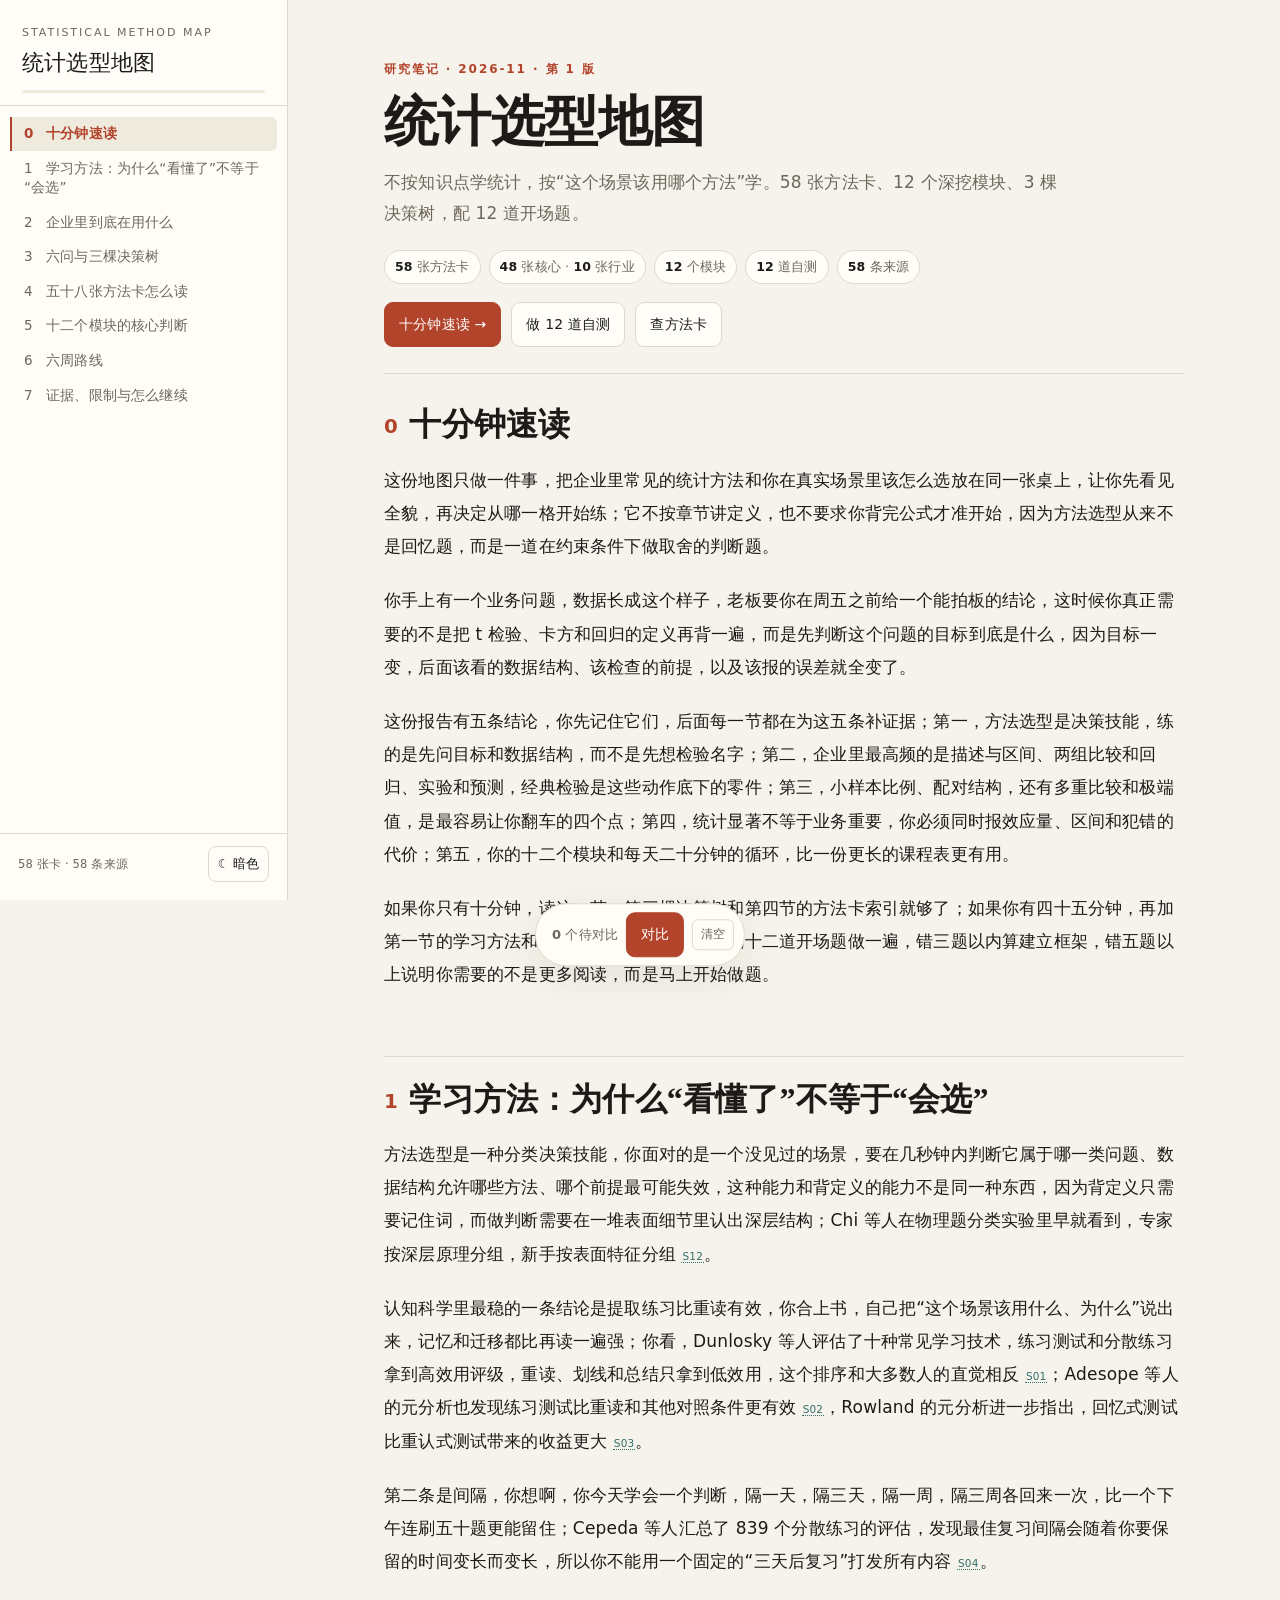
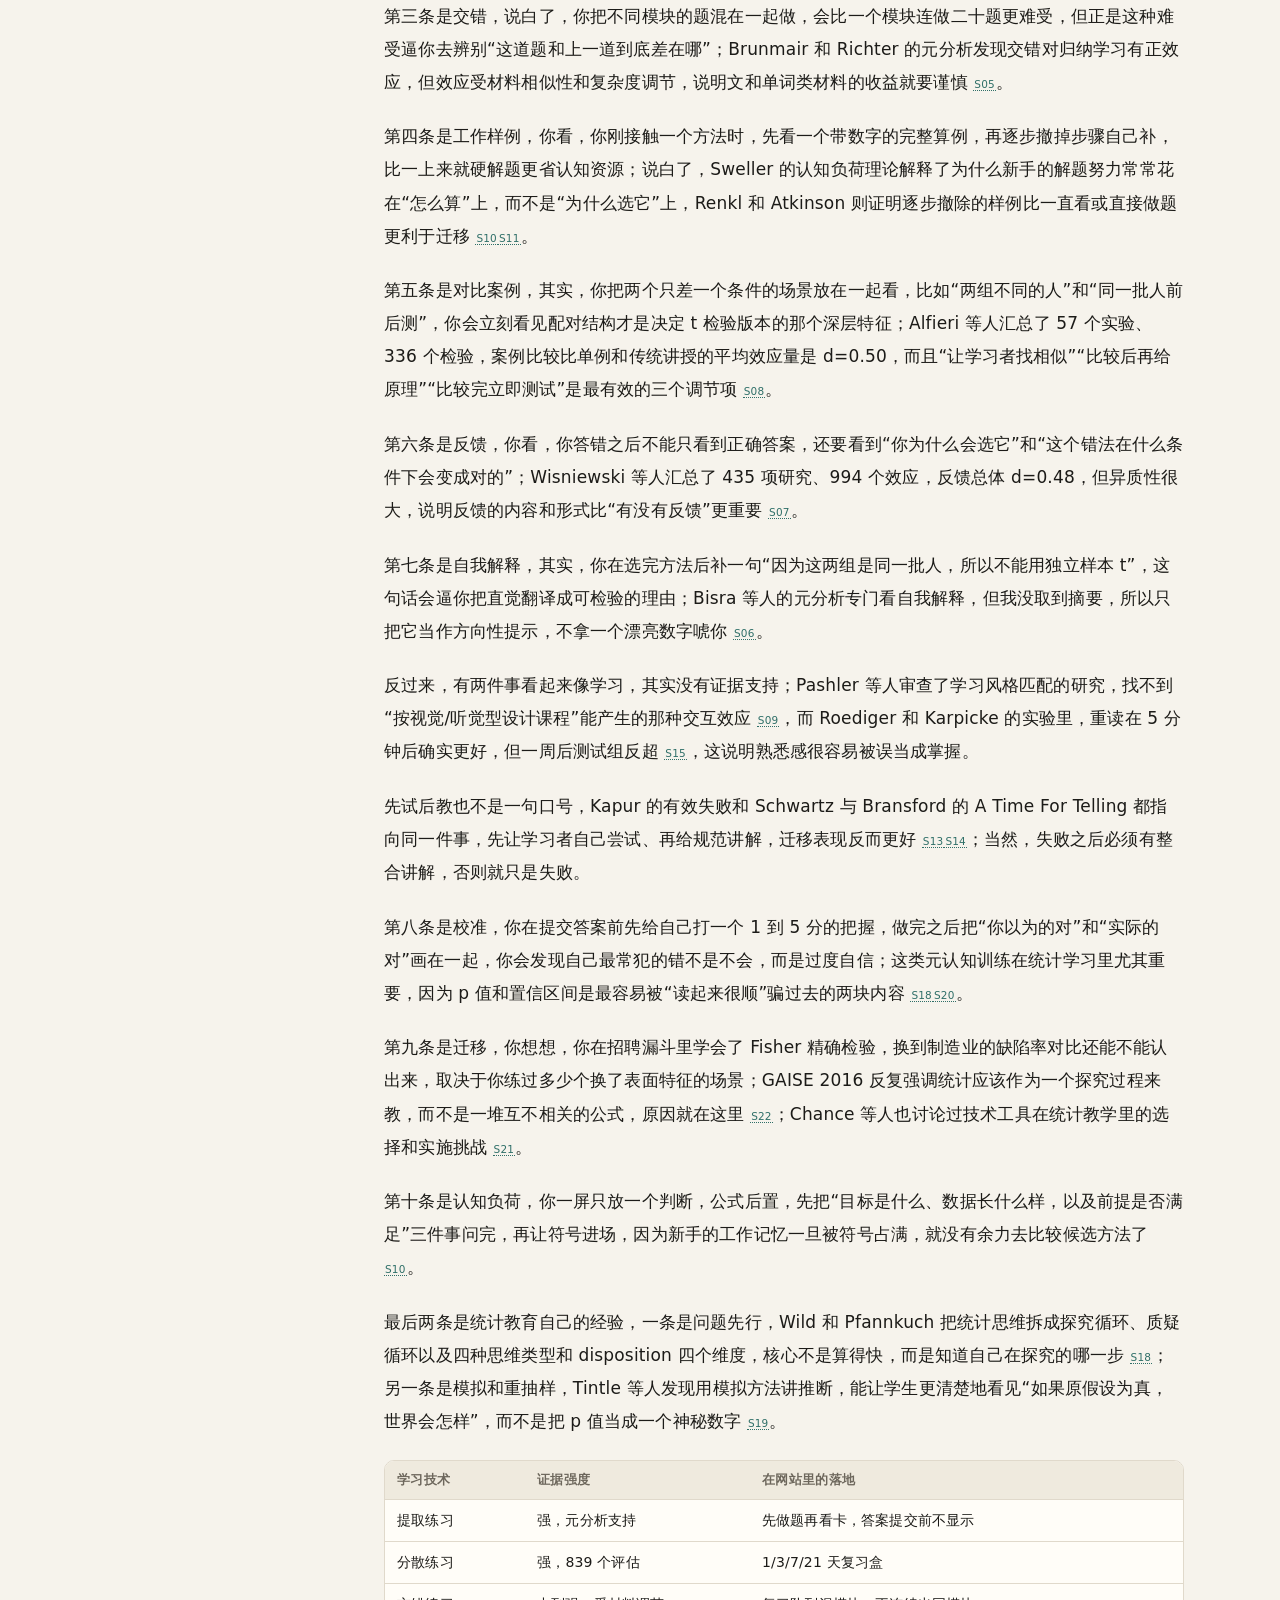
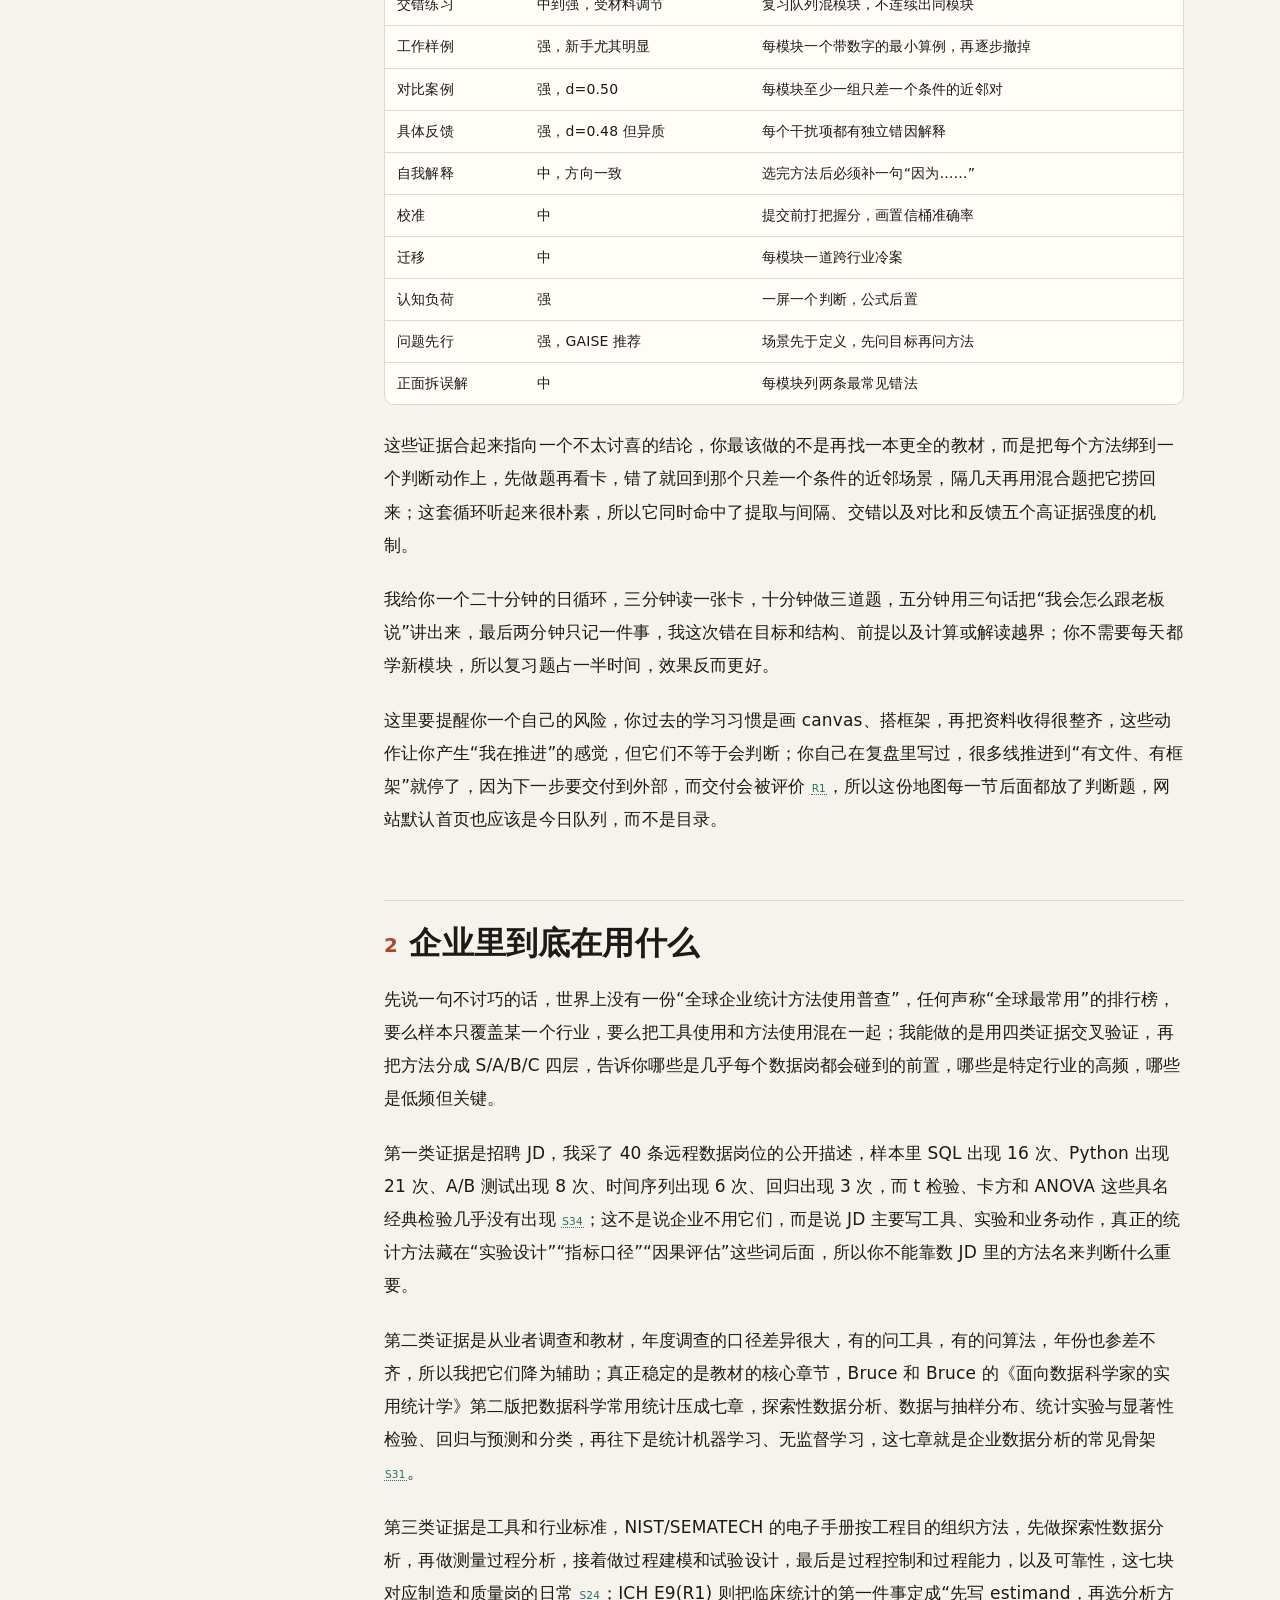
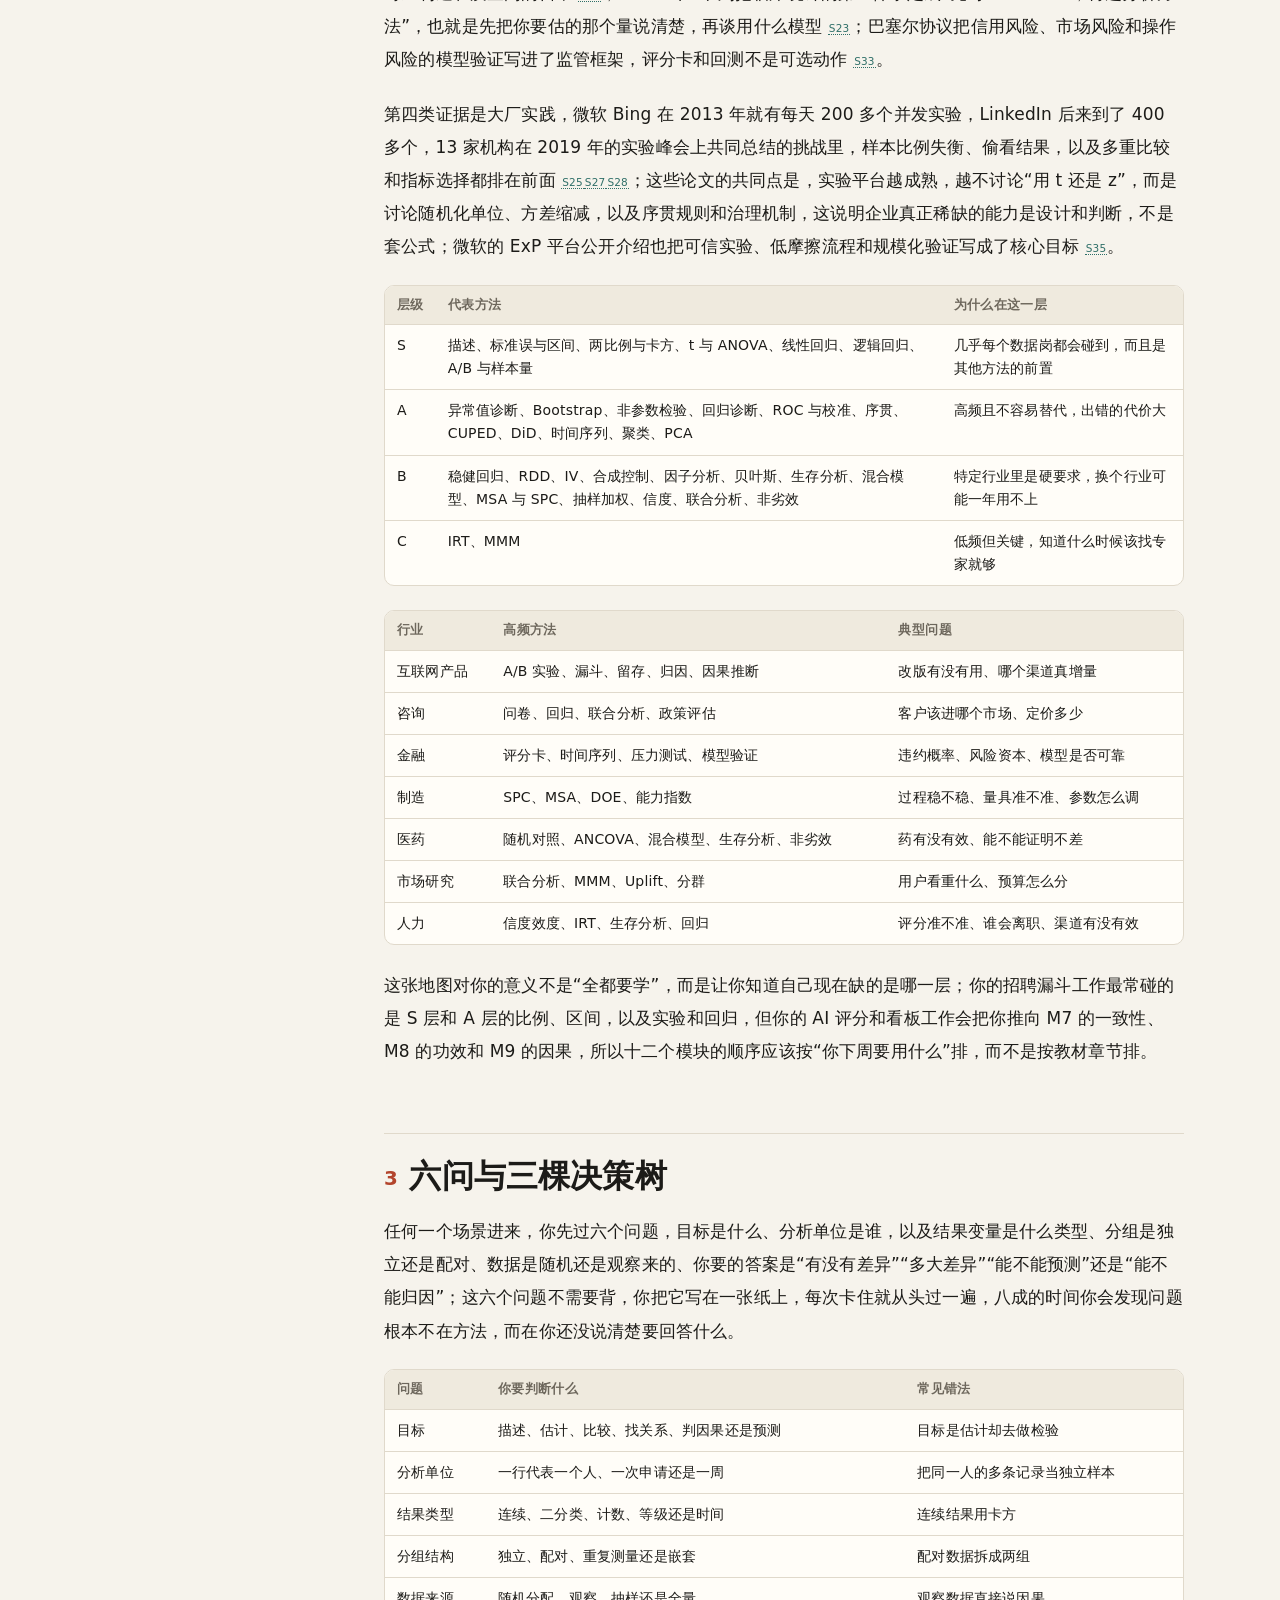
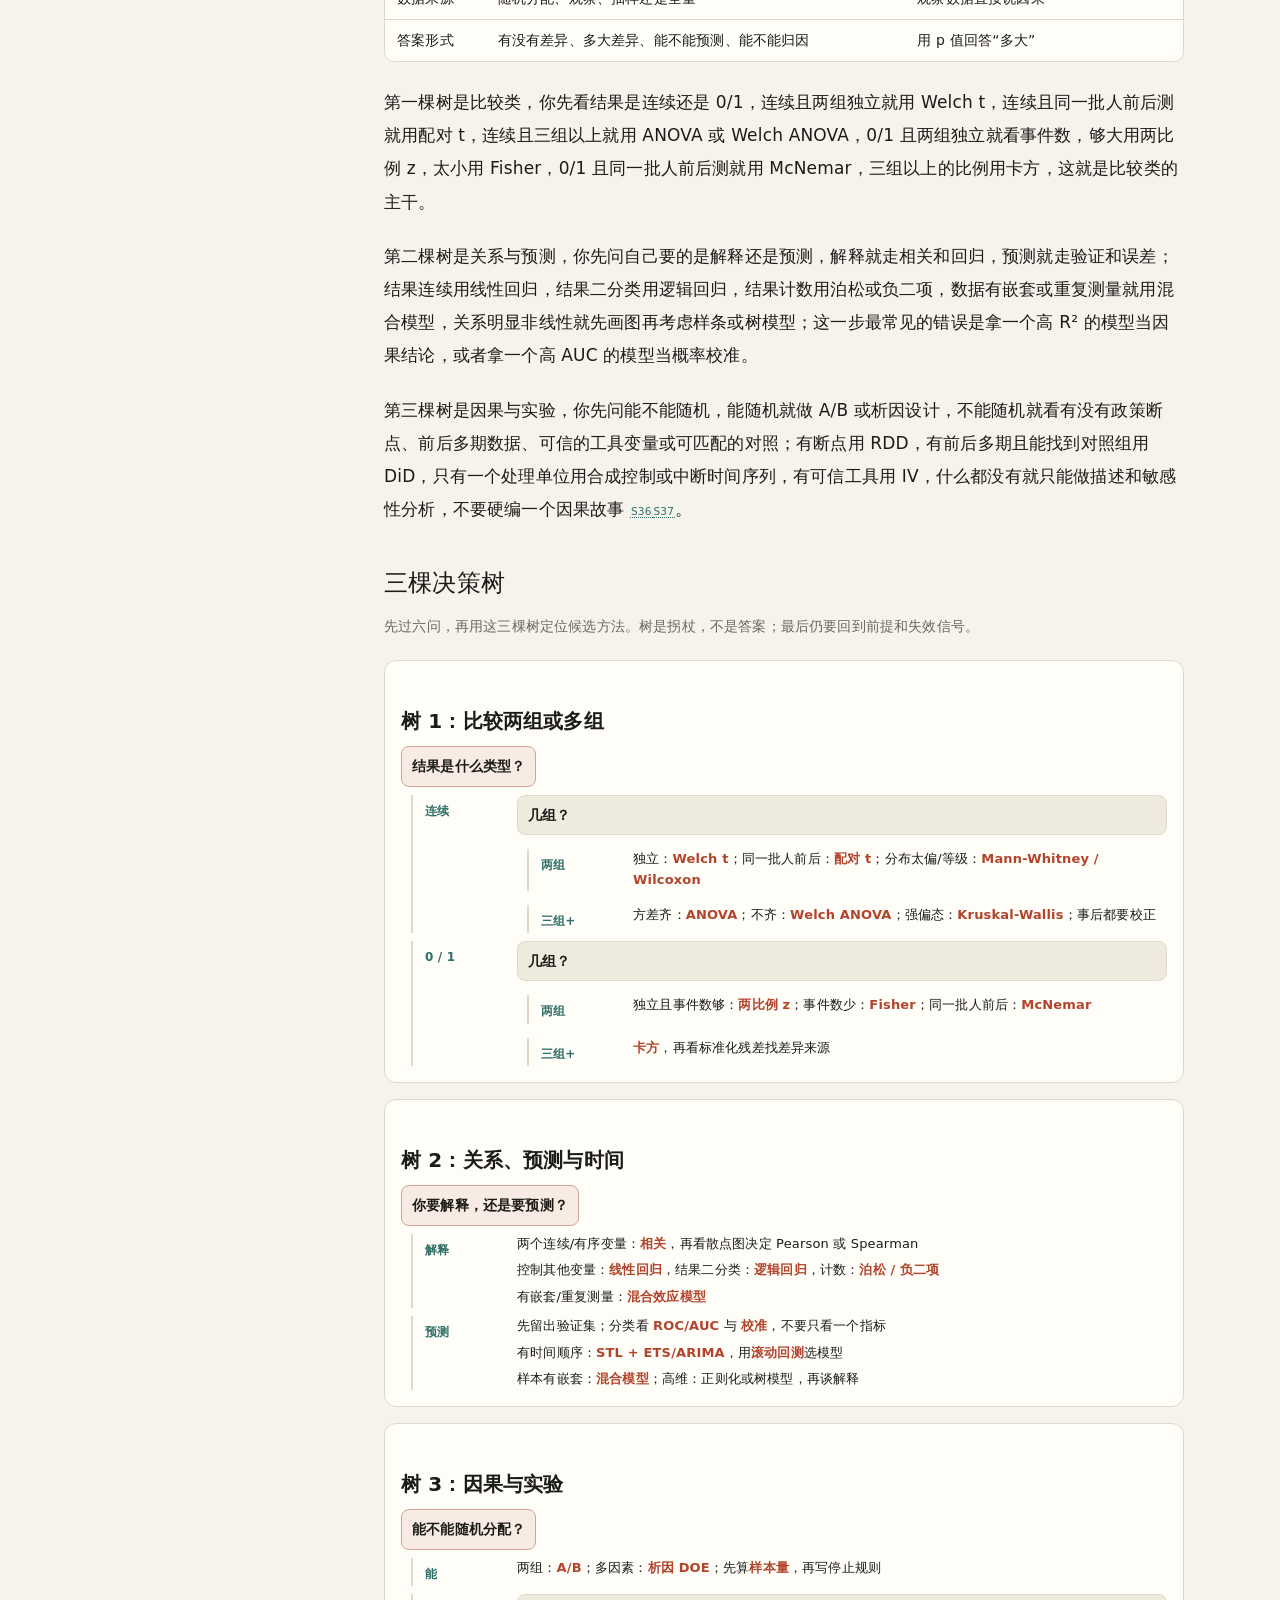
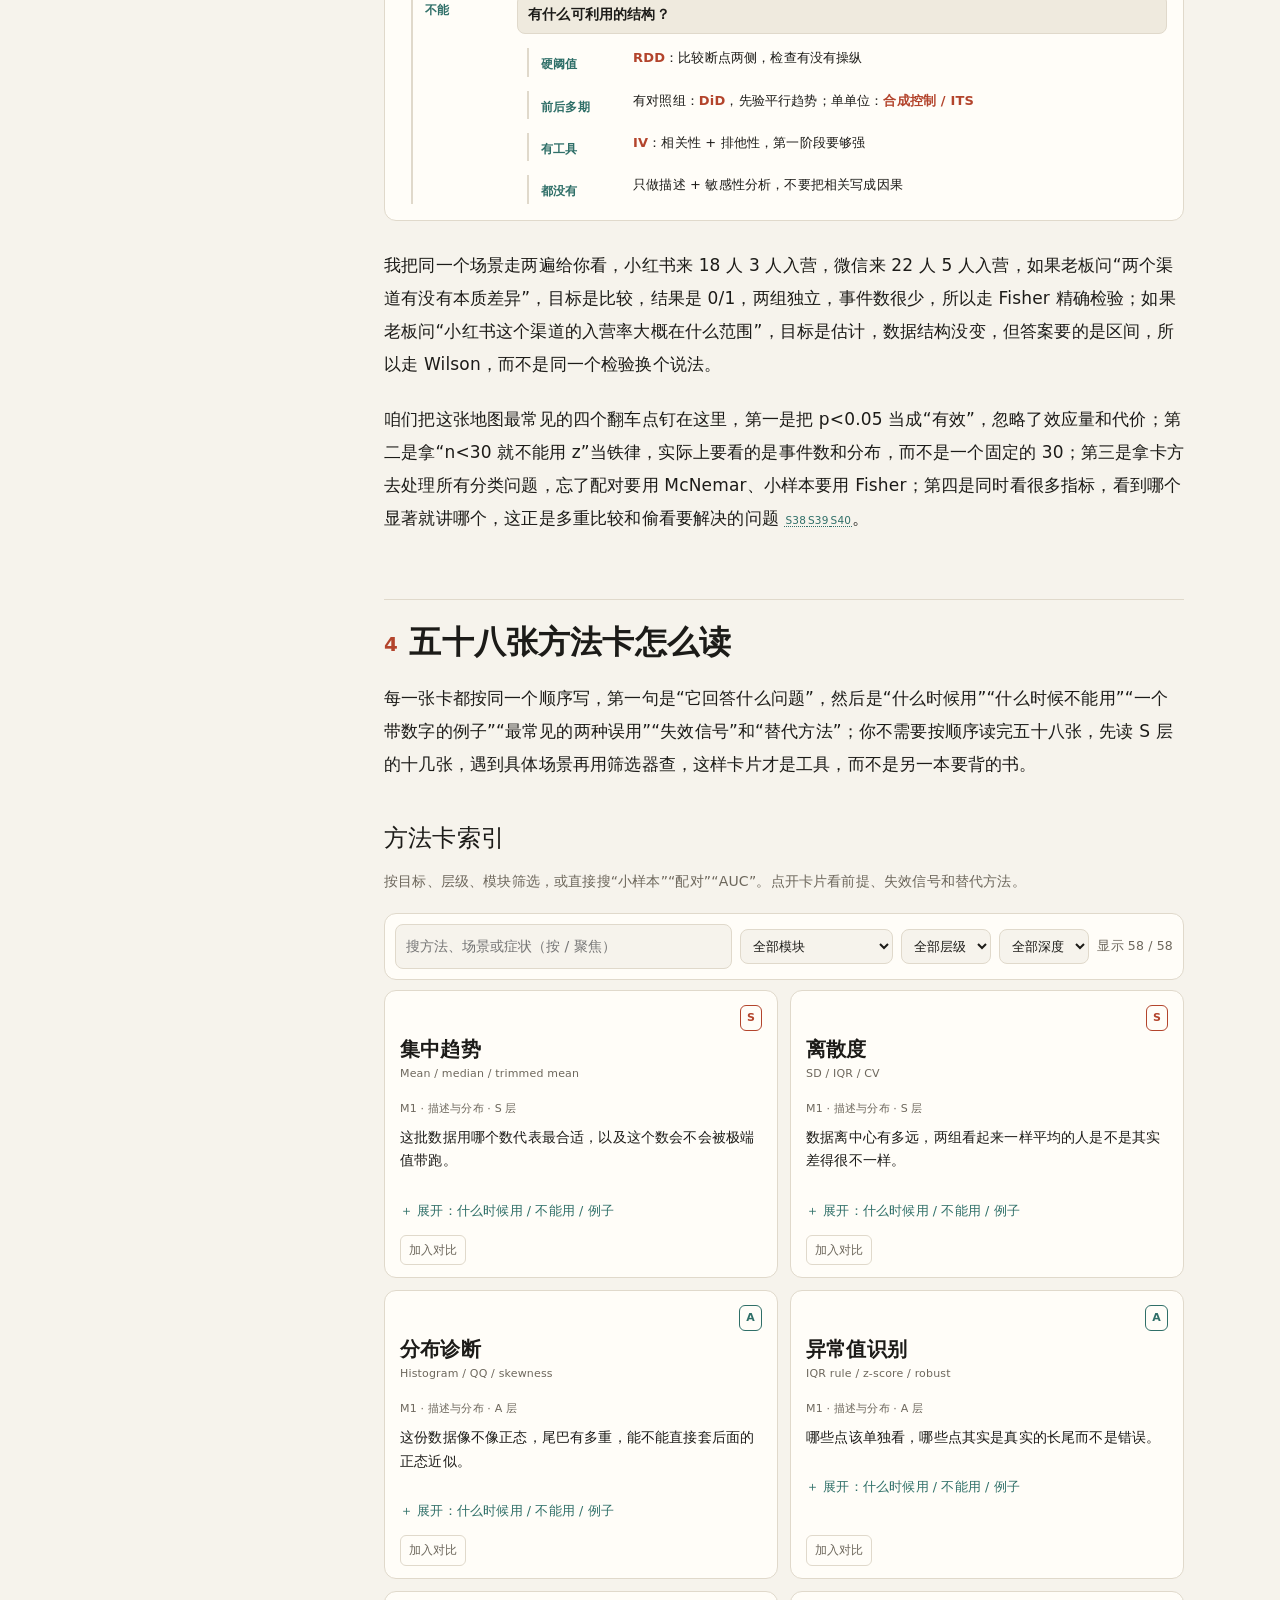
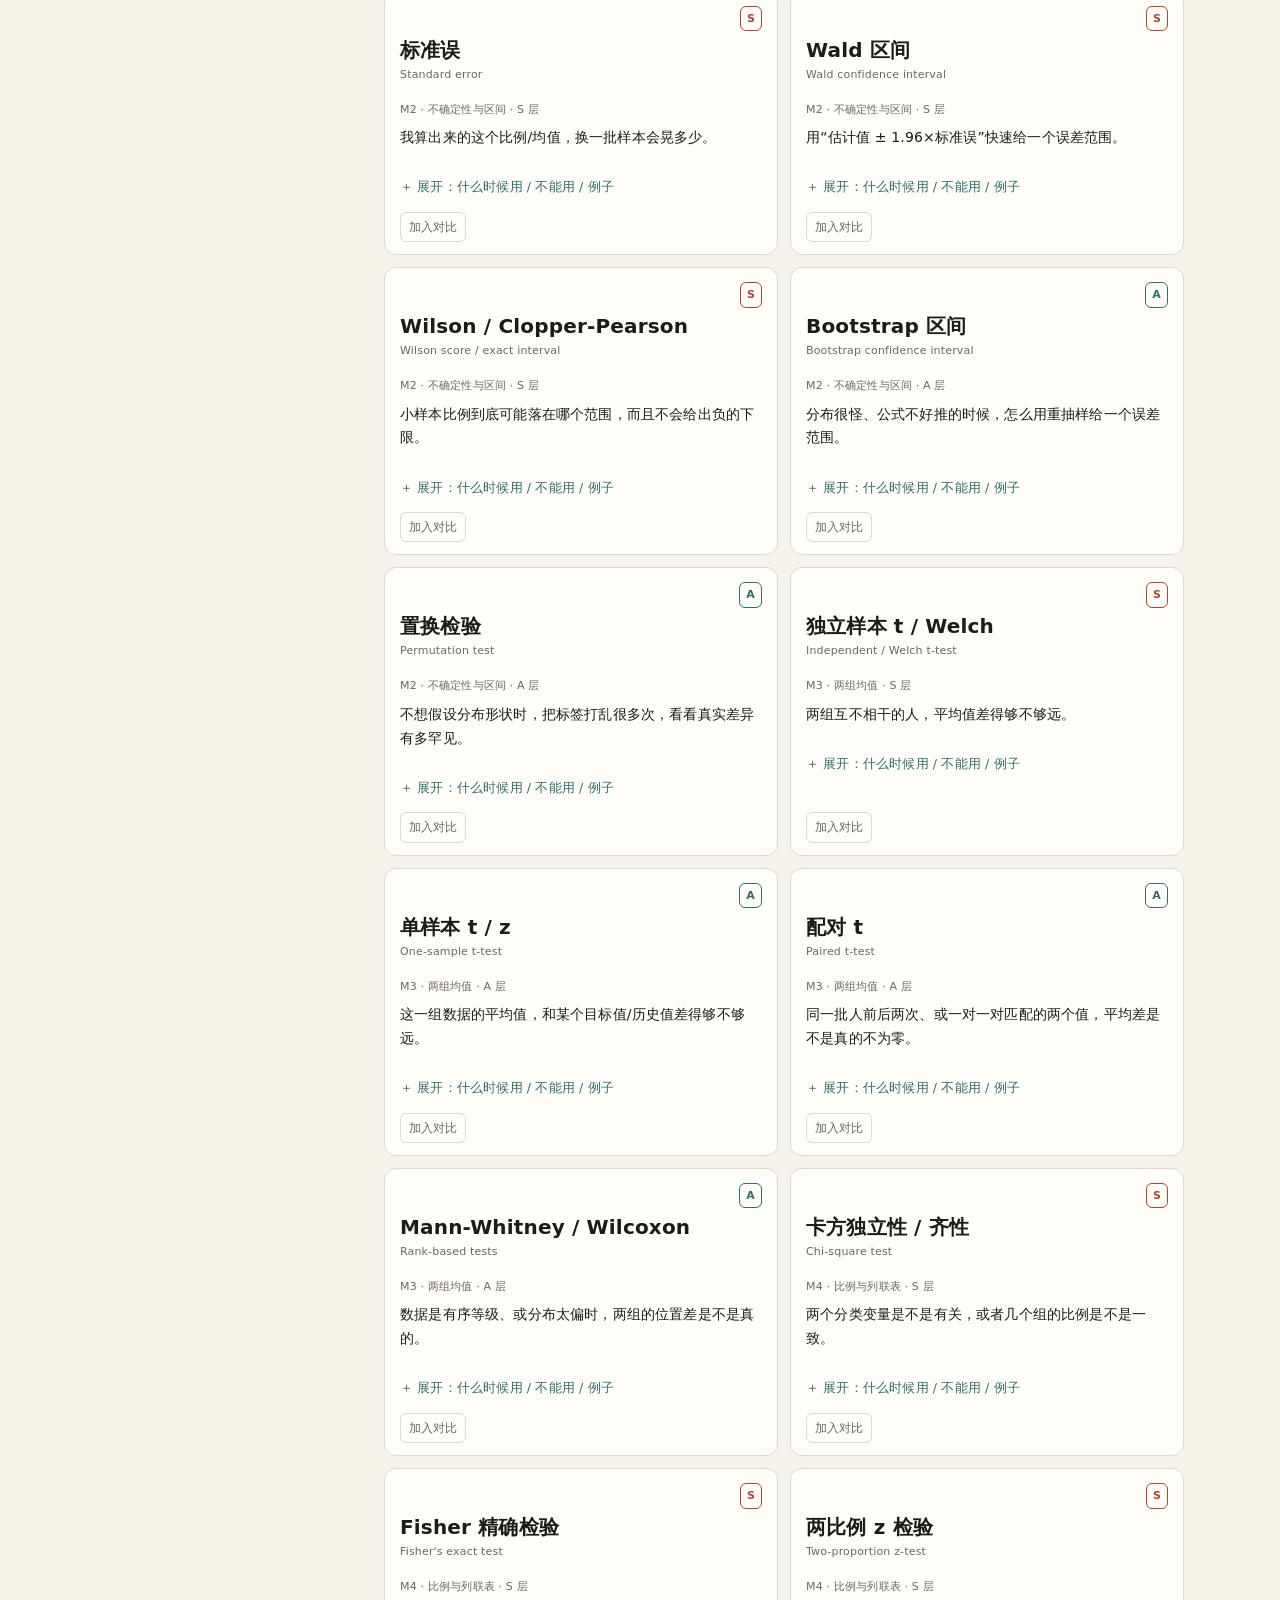
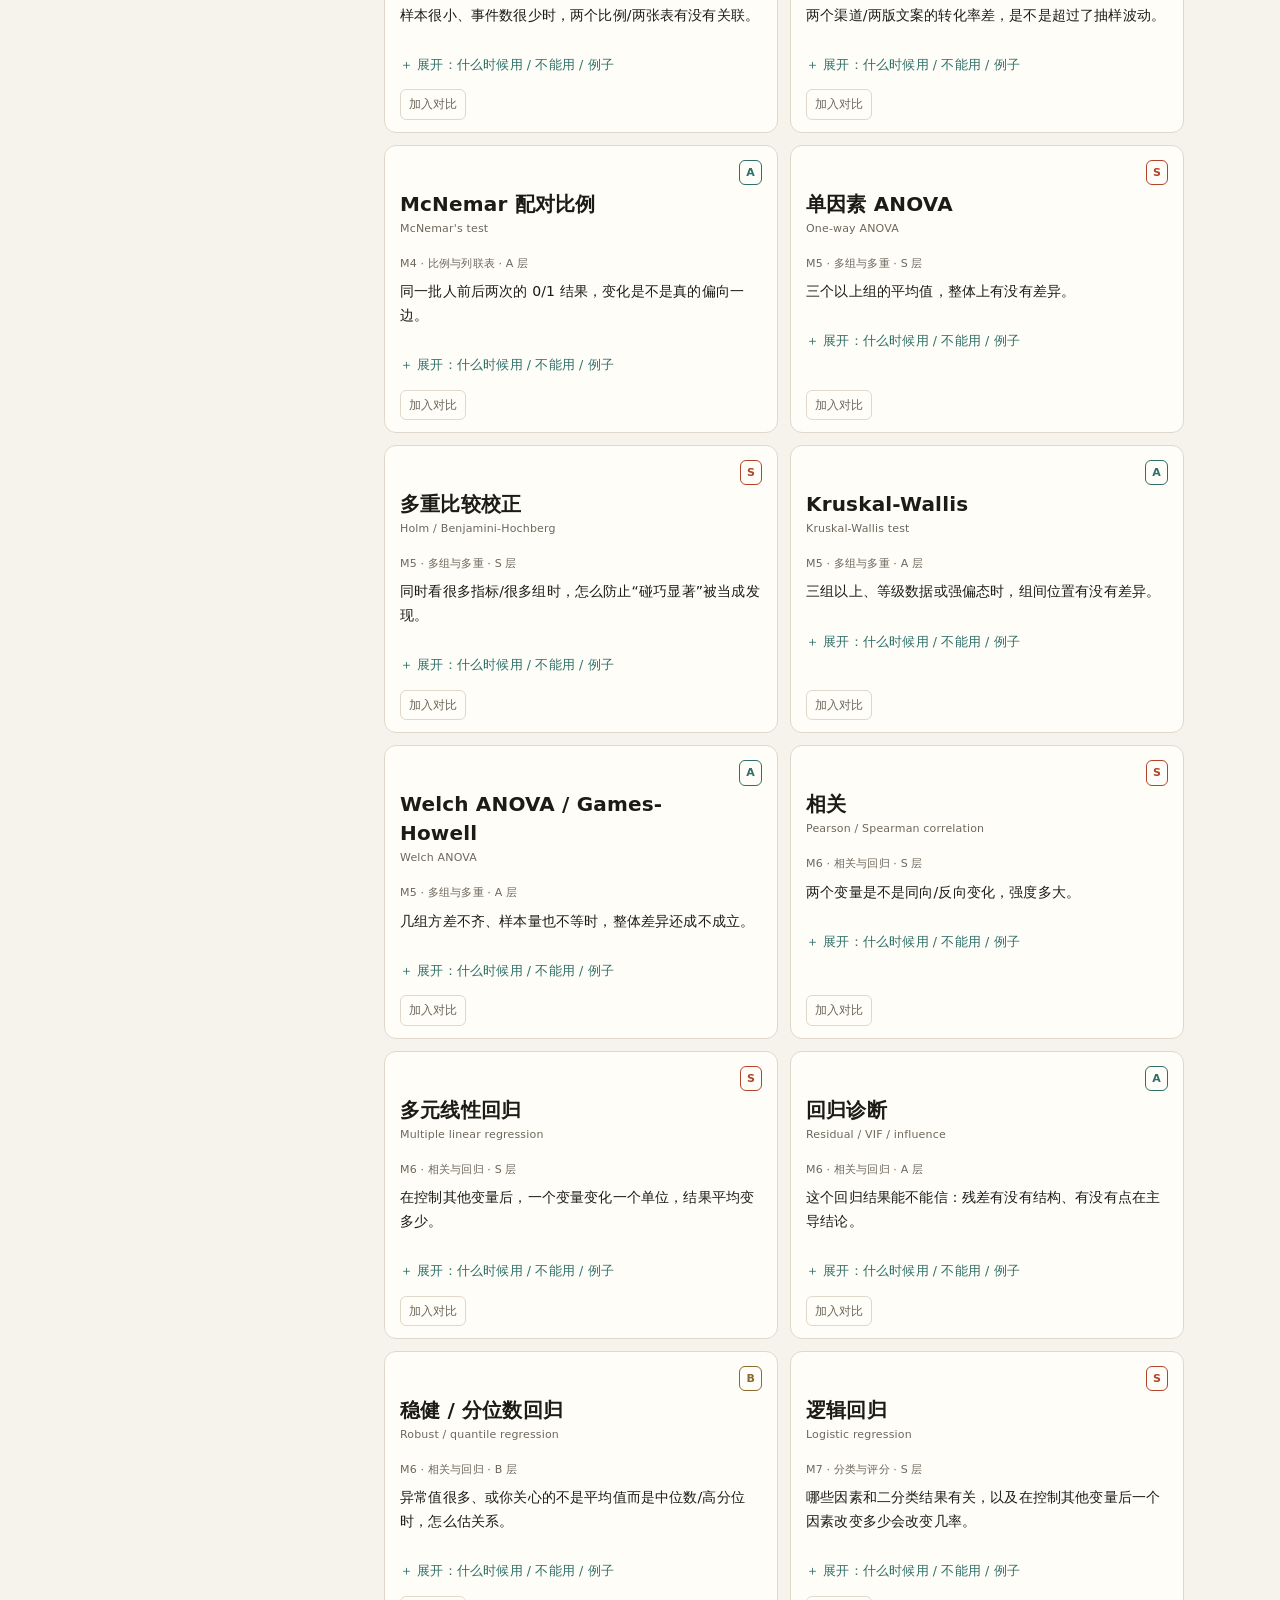
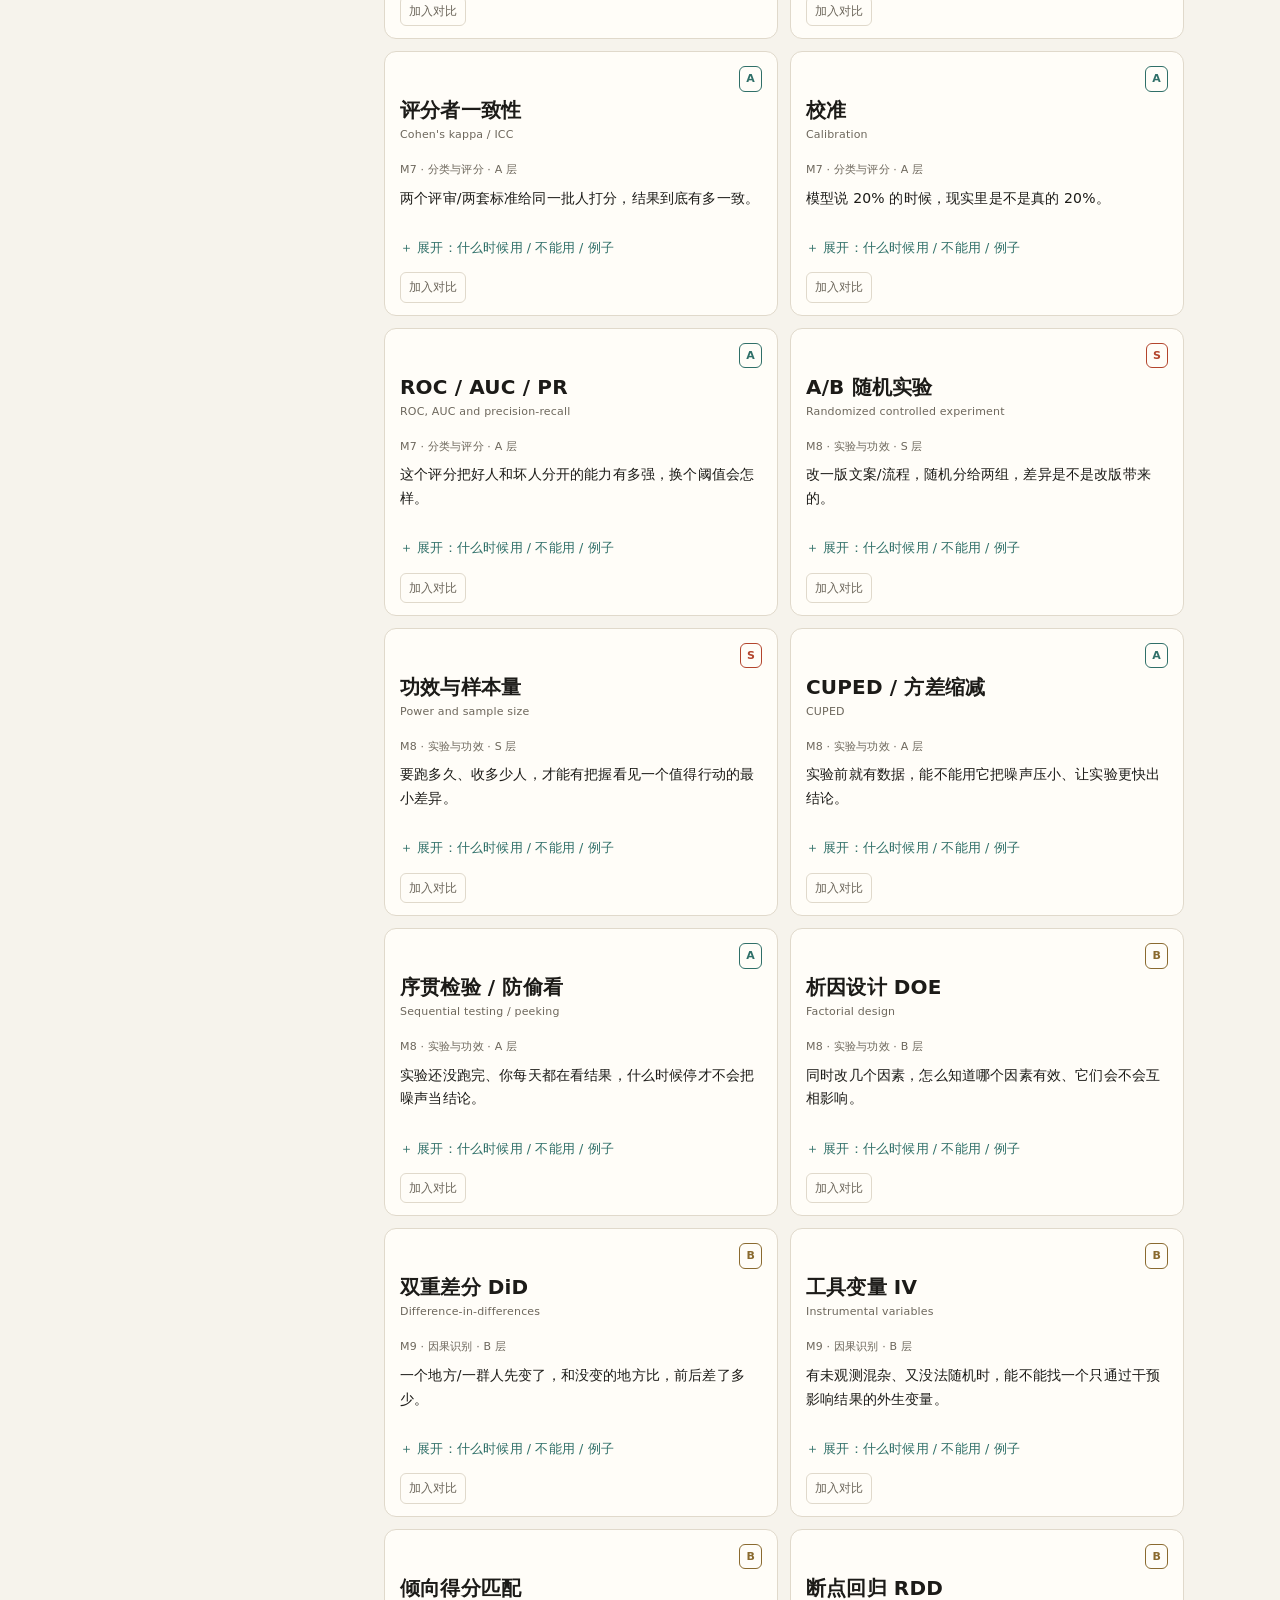
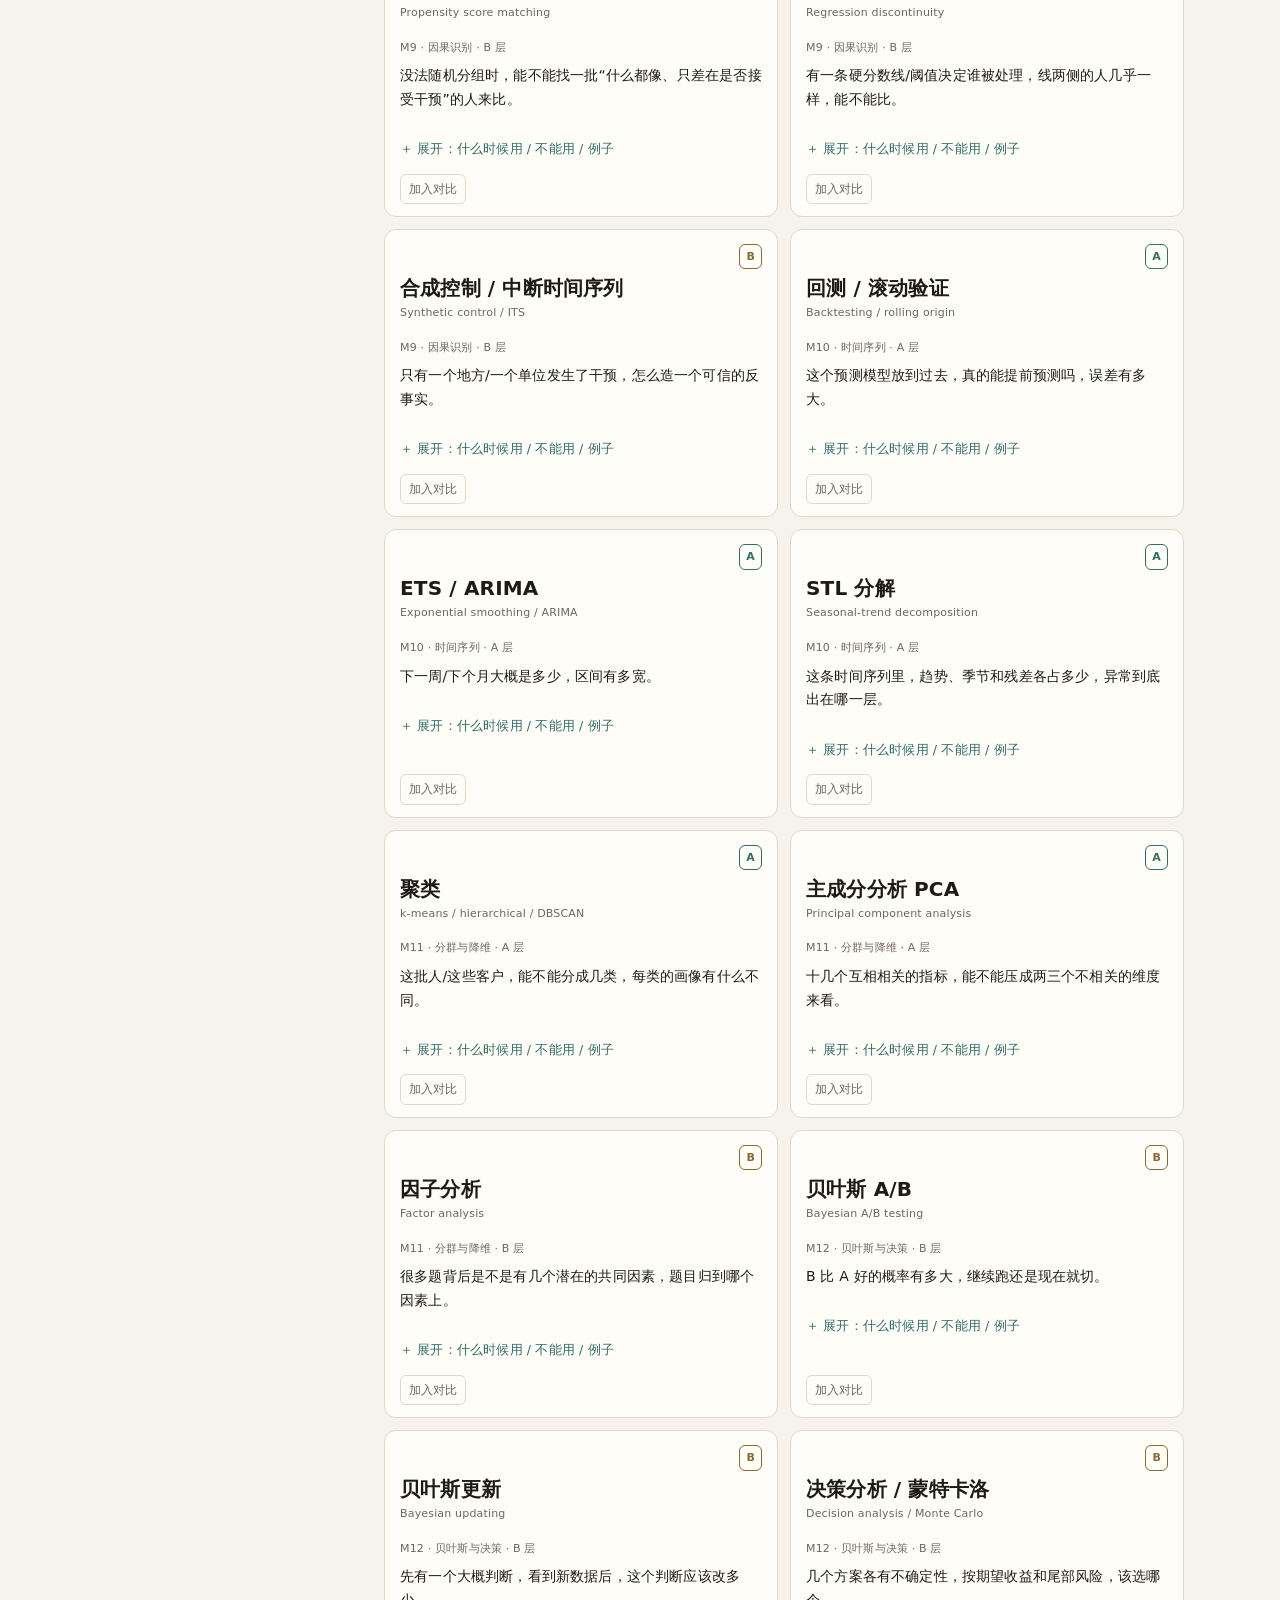
<file: report.html>
<!doctype html>
<html lang="zh-CN">
<head>
<meta charset="utf-8">
<meta name="viewport" content="width=device-width, initial-scale=1">
<title>统计选型地图 · StatPick</title>
<meta name="description" content="不按知识点学统计，按场景学方法选型：58 张方法卡、12 个模块、3 棵决策树、12 道自测。">
<style>
:root {
  --bg: #f6f3ec;
  --panel: #fffdf8;
  --panel-2: #efeade;
  --ink: #1c1b18;
  --muted: #6d675c;
  --line: #e0d9cb;
  --accent: #b3442c;
  --accent-2: #2f6f68;
  --good: #2f6b3f;
  --bad: #a3342a;
  --shadow: 0 12px 40px rgba(40, 32, 20, .08);
  --sans: "PingFang SC", "Hiragino Sans GB", "Microsoft YaHei", system-ui, -apple-system, sans-serif;
  --serif: "Songti SC", "Noto Serif SC", "Source Han Serif SC", Georgia, serif;
  --mono: ui-monospace, SFMono-Regular, Menlo, Consolas, monospace;
  --sidebar: 288px;
}
[data-theme="dark"] {
  --bg: #131210;
  --panel: #1c1a17;
  --panel-2: #24211d;
  --ink: #eae4d8;
  --muted: #a49b8b;
  --line: #302b25;
  --accent: #e07a5f;
  --accent-2: #6fb3a8;
  --good: #8bc79a;
  --bad: #e08078;
  --shadow: 0 12px 40px rgba(0, 0, 0, .35);
}
* { box-sizing: border-box; }
html { scroll-behavior: smooth; }
body {
  margin: 0;
  background: var(--bg);
  color: var(--ink);
  font-family: var(--sans);
  font-size: 17px;
  line-height: 1.95;
  letter-spacing: .01em;
  overflow-x: clip;
}
a { color: var(--accent-2); text-decoration-thickness: 1px; text-underline-offset: 3px; }
a:hover { color: var(--accent); }
button, input, select { font: inherit; color: inherit; }
:focus-visible { outline: 2px solid var(--accent); outline-offset: 3px; border-radius: 4px; }

/* ---------- shell ---------- */
#sidebar {
  position: fixed;
  inset: 0 auto 0 0;
  width: var(--sidebar);
  background: var(--panel);
  border-right: 1px solid var(--line);
  display: flex;
  flex-direction: column;
  z-index: 50;
  transition: transform .24s ease;
}
.side-head { padding: 22px 22px 12px; border-bottom: 1px solid var(--line); }
.side-kicker { font-size: 11px; letter-spacing: .18em; text-transform: uppercase; color: var(--muted); }
.side-title { font-family: var(--serif); font-size: 22px; line-height: 1.3; margin: 6px 0 12px; }
.progress { height: 3px; background: var(--panel-2); border-radius: 99px; overflow: hidden; }
.progress span { display: block; height: 100%; width: 0; background: var(--accent); transition: width .1s linear; }
.side-nav { padding: 10px 10px 20px; overflow-y: auto; flex: 1; overscroll-behavior: contain; }
.nav-link {
  display: block;
  padding: 7px 12px;
  margin: 1px 0;
  font-size: 13.5px;
  line-height: 1.45;
  color: var(--muted);
  text-decoration: none;
  border-left: 2px solid transparent;
  border-radius: 0 6px 6px 0;
}
.nav-link:hover { color: var(--ink); background: var(--panel-2); }
.nav-link[aria-current="true"] { color: var(--accent); border-left-color: var(--accent); background: var(--panel-2); font-weight: 600; }
.nav-link .num { display: inline-block; width: 22px; color: var(--muted); font-variant-numeric: tabular-nums; }
.nav-link[aria-current="true"] .num { color: var(--accent); }
.side-foot { padding: 12px 18px 18px; border-top: 1px solid var(--line); display: flex; gap: 8px; align-items: center; flex-wrap: wrap; }
.side-foot .meta { font-size: 11.5px; color: var(--muted); margin-right: auto; }
.icon-btn {
  border: 1px solid var(--line);
  background: var(--panel);
  border-radius: 8px;
  padding: 5px 9px;
  font-size: 12.5px;
  cursor: pointer;
}
.icon-btn:hover { border-color: var(--accent); color: var(--accent); }
#main { margin-left: var(--sidebar); min-width: 0; }
#content { max-width: 880px; margin: 0 auto; padding: 48px 40px 110px; }
#drawer-btn {
  display: none;
  position: fixed;
  left: 16px;
  bottom: 16px;
  z-index: 60;
  background: var(--panel);
  border: 1px solid var(--line);
  box-shadow: var(--shadow);
  border-radius: 999px;
  padding: 10px 16px;
  font-size: 14px;
  cursor: pointer;
}
#overlay {
  display: none;
  position: fixed;
  inset: 0;
  background: rgba(0, 0, 0, .42);
  z-index: 45;
}
body.nav-open #overlay { display: block; }
@media (max-width: 1099px) {
  #sidebar { transform: translateX(-102%); box-shadow: var(--shadow); }
  body.nav-open #sidebar { transform: none; }
  #main { margin-left: 0; }
  #drawer-btn { display: inline-flex; align-items: center; gap: 6px; }
  body.nav-open #drawer-btn { display: none; }
  #content { padding: 28px 20px 100px; }
}

/* ---------- hero ---------- */
.hero { padding: 10px 0 26px; border-bottom: 1px solid var(--line); margin-bottom: 8px; }
.hero .kicker { font-size: 12px; letter-spacing: .16em; color: var(--accent); text-transform: uppercase; font-weight: 700; }
.hero h1 { font-family: var(--serif); font-size: clamp(34px, 5vw, 54px); line-height: 1.18; margin: 10px 0 12px; letter-spacing: -.01em; }
.hero .sub { font-size: 17px; color: var(--muted); max-width: 40em; margin: 0 0 18px; line-height: 1.8; }
.chips { display: flex; flex-wrap: wrap; gap: 8px; margin: 14px 0 18px; }
.chip { font-size: 12.5px; border: 1px solid var(--line); background: var(--panel); padding: 4px 10px; border-radius: 999px; color: var(--muted); }
.chip b { color: var(--ink); font-variant-numeric: tabular-nums; }
.hero-actions { display: flex; gap: 10px; flex-wrap: wrap; }
.btn {
  display: inline-flex;
  align-items: center;
  gap: 6px;
  border: 1px solid var(--line);
  background: var(--panel);
  border-radius: 9px;
  padding: 8px 14px;
  font-size: 14px;
  cursor: pointer;
  text-decoration: none;
  color: var(--ink);
}
.btn.primary { background: var(--accent); border-color: var(--accent); color: #fff; }
.btn:hover { border-color: var(--accent); }
.btn.primary:hover { filter: brightness(1.06); }

/* ---------- prose ---------- */
#content .hero + h2 { margin-top: 30px; padding-top: 0; border-top: 0; }
#content h2 {
  font-family: var(--serif);
  font-size: clamp(25px, 3.2vw, 32px);
  line-height: 1.3;
  margin: 64px 0 18px;
  padding-top: 22px;
  border-top: 1px solid var(--line);
  scroll-margin-top: 24px;
}
#content h2 .hnum { color: var(--accent); font-family: var(--sans); font-size: .62em; font-weight: 700; letter-spacing: .08em; margin-right: 10px; vertical-align: 2px; }
#content h3 { font-size: 20px; margin: 30px 0 10px; line-height: 1.45; }
#content p { margin: 0 0 1.25em; }
#content strong { font-weight: 700; }
#content code { font-family: var(--mono); font-size: .86em; background: var(--panel-2); padding: 2px 5px; border-radius: 4px; overflow-wrap: anywhere; }
#content blockquote { margin: 18px 0; padding: 12px 18px; border-left: 3px solid var(--accent); background: var(--panel); color: var(--muted); }
#content ul, #content ol { padding-left: 1.4em; }
#content li { margin: .3em 0; }
.cite { font-size: 10.5px; color: var(--accent-2); text-decoration: none; border-bottom: 1px dotted var(--accent-2); padding: 0 1px; white-space: nowrap; }
.cite:hover { color: var(--accent); border-color: var(--accent); }
.table-wrap { width: 100%; overflow-x: auto; margin: 18px 0 24px; border: 1px solid var(--line); border-radius: 10px; background: var(--panel); }
table { width: 100%; border-collapse: collapse; font-size: 14px; line-height: 1.65; }
th, td { text-align: left; vertical-align: top; padding: 9px 12px; border-bottom: 1px solid var(--line); overflow-wrap: anywhere; }
th { background: var(--panel-2); font-size: 12.5px; letter-spacing: .03em; color: var(--muted); font-weight: 600; white-space: nowrap; }
tr:last-child td { border-bottom: 0; }
tbody tr:hover { background: color-mix(in srgb, var(--accent) 4%, transparent); }

/* ---------- cards ---------- */
.block-title { font-family: var(--serif); font-size: 24px; margin: 34px 0 6px; }
.block-sub { color: var(--muted); font-size: 14px; margin: 0 0 16px; }
.cards-toolbar {
  display: flex; flex-wrap: wrap; gap: 8px; align-items: center;
  padding: 10px; border: 1px solid var(--line); border-radius: 12px; background: var(--panel);
  margin: 14px 0 10px;
}
.cards-toolbar input[type="search"] {
  flex: 1 1 220px; min-width: 0;
  border: 1px solid var(--line); background: var(--bg); border-radius: 8px; padding: 8px 10px; font-size: 14px;
}
.cards-toolbar select {
  border: 1px solid var(--line); background: var(--bg); border-radius: 8px; padding: 8px 8px; font-size: 13px; max-width: 100%;
}
.cards-count { font-size: 12.5px; color: var(--muted); margin-left: auto; white-space: nowrap; }
.cards-grid { display: grid; grid-template-columns: repeat(2, minmax(0, 1fr)); gap: 12px; }
@media (max-width: 780px) { .cards-grid { grid-template-columns: minmax(0, 1fr); } }
.card {
  background: var(--panel); border: 1px solid var(--line); border-radius: 12px; padding: 14px 15px 12px;
  display: flex; flex-direction: column; gap: 6px; min-width: 0;
}
.card:hover { border-color: color-mix(in srgb, var(--accent) 45%, var(--line)); }
.card-head { display: flex; align-items: flex-start; gap: 8px; }
.card-head h3 { margin: 0; font-size: 16.5px; line-height: 1.4; flex: 1; }
.card-head .en { display: block; font-size: 11px; color: var(--muted); font-weight: 400; margin-top: 2px; }
.tier { flex: 0 0 auto; font-size: 11px; font-weight: 700; border-radius: 6px; padding: 1px 6px; border: 1px solid currentColor; }
.tier.S { color: var(--accent); }
.tier.A { color: var(--accent-2); }
.tier.B { color: #8a6a2f; }
.tier.C { color: var(--muted); }
.card .answer { font-size: 14px; line-height: 1.7; margin: 0; }
.card .modtag { font-size: 11px; color: var(--muted); }
.card details { margin-top: 2px; }
.card summary { cursor: pointer; font-size: 12.5px; color: var(--accent-2); list-style: none; }
.card summary::-webkit-details-marker { display: none; }
.card summary::before { content: "＋ "; }
.card details[open] summary::before { content: "－ "; }
.kv { display: grid; grid-template-columns: 74px minmax(0, 1fr); gap: 4px 8px; font-size: 13px; line-height: 1.65; margin: 8px 0 2px; }
.kv dt { color: var(--muted); }
.kv dd { margin: 0; overflow-wrap: anywhere; }
.card-actions { display: flex; gap: 8px; margin-top: auto; padding-top: 6px; }
.mini { font-size: 11.5px; border: 1px solid var(--line); background: transparent; border-radius: 6px; padding: 3px 8px; cursor: pointer; color: var(--muted); }
.mini:hover { border-color: var(--accent); color: var(--accent); }
.mini[aria-pressed="true"] { background: var(--accent); border-color: var(--accent); color: #fff; }
.empty { color: var(--muted); font-size: 14px; padding: 18px 4px; }

/* compare tray */
#tray {
  position: fixed; left: 50%; bottom: 16px; transform: translate(-50%, 130%);
  background: var(--panel); border: 1px solid var(--line); box-shadow: var(--shadow);
  border-radius: 999px; padding: 8px 10px 8px 16px; display: flex; gap: 8px; align-items: center;
  z-index: 70; transition: transform .2s ease; max-width: calc(100vw - 24px);
}
#tray.show { transform: translate(-50%, 0); }
#tray .tray-text { font-size: 13px; color: var(--muted); white-space: nowrap; }
#modal {
  position: fixed; inset: 0; background: rgba(0, 0, 0, .45); z-index: 80; display: none;
  align-items: center; justify-content: center; padding: 20px;
}
#modal.show { display: flex; }
.modal-card { background: var(--panel); border: 1px solid var(--line); border-radius: 14px; box-shadow: var(--shadow); width: min(980px, 100%); max-height: 86vh; overflow: auto; padding: 18px; }
.modal-head { display: flex; align-items: center; gap: 12px; margin-bottom: 10px; }
.modal-head h3 { margin: 0; font-size: 18px; flex: 1; }

/* ---------- quiz ---------- */
.quiz-summary { display: flex; align-items: center; gap: 12px; flex-wrap: wrap; background: var(--panel); border: 1px solid var(--line); border-radius: 10px; padding: 10px 14px; margin: 16px 0 14px; }
.quiz-summary .score { font-size: 14px; }
.quiz-summary .score b { font-variant-numeric: tabular-nums; }
.q { background: var(--panel); border: 1px solid var(--line); border-radius: 12px; padding: 16px; margin: 12px 0; }
.q h4 { margin: 0 0 6px; font-size: 17px; line-height: 1.45; }
.q .qmod { font-size: 11px; color: var(--accent); letter-spacing: .06em; }
.q .ctx { font-size: 14.5px; color: var(--muted); margin: 6px 0 4px; line-height: 1.75; }
.q .ask { font-size: 14px; font-weight: 600; margin: 8px 0; }
.opts { display: grid; gap: 7px; }
.opt {
  text-align: left; border: 1px solid var(--line); background: var(--bg); border-radius: 9px;
  padding: 9px 12px; font-size: 14px; line-height: 1.6; cursor: pointer;
}
.opt:hover:not(:disabled) { border-color: var(--accent); }
.opt:disabled { cursor: default; }
.opt.correct { border-color: var(--good); background: color-mix(in srgb, var(--good) 12%, var(--panel)); }
.opt.wrong { border-color: var(--bad); background: color-mix(in srgb, var(--bad) 10%, var(--panel)); }
.opt .why { display: block; font-size: 12.5px; color: var(--muted); margin-top: 4px; }
.opt .why[hidden] { display: none; }
.fb { margin-top: 9px; font-size: 13.5px; line-height: 1.75; padding: 10px 12px; border-radius: 8px; background: var(--panel-2); }
.fb b { color: var(--ink); }
.q.done .ask { color: var(--muted); }

/* ---------- trees ---------- */
.trees { display: grid; gap: 16px; margin: 20px 0 28px; }
.tree { background: var(--panel); border: 1px solid var(--line); border-radius: 12px; padding: 16px; min-width: 0; }
.tree h3 { margin: 0 0 12px; font-size: 17px; }
.tnode { display: inline-block; background: var(--panel-2); border: 1px solid var(--line); border-radius: 8px; padding: 6px 10px; font-size: 13.5px; font-weight: 600; }
.tree > .tnode { background: color-mix(in srgb, var(--accent) 10%, var(--panel)); border-color: color-mix(in srgb, var(--accent) 35%, var(--line)); }
.tbranch { margin: 8px 0 0 10px; padding-left: 12px; border-left: 2px solid var(--line); display: grid; grid-template-columns: 84px minmax(0, 1fr); gap: 8px; align-items: start; }
.tlabel { font-size: 12px; font-weight: 700; color: var(--accent-2); padding-top: 5px; }
.tchild { display: flex; flex-direction: column; gap: 6px; min-width: 0; }
.tleaf { font-size: 13px; line-height: 1.6; color: var(--ink); }
.tleaf b { color: var(--accent); }
@media (max-width: 620px) {
  .tbranch { grid-template-columns: 64px minmax(0, 1fr); }
  .tlabel { font-size: 11px; }
}

/* ---------- sources ---------- */
#sources-table td:first-child { white-space: nowrap; font-variant-numeric: tabular-nums; }
#sources-table td:nth-child(2) { width: 34%; min-width: 200px; }
#sources-table td:nth-child(4) { width: 42%; }
.ev { font-size: 11px; color: var(--muted); border: 1px solid var(--line); border-radius: 5px; padding: 1px 5px; white-space: nowrap; }

/* ---------- footer ---------- */
.footer { margin-top: 56px; padding-top: 18px; border-top: 1px solid var(--line); color: var(--muted); font-size: 12.5px; }
.footer a { color: var(--accent-2); }

/* ---------- print ---------- */
@media print {
  #sidebar, #drawer-btn, #overlay, #tray { display: none !important; }
  #main { margin: 0; }
  #content { max-width: none; padding: 0; }
  body { background: #fff; color: #000; font-size: 11pt; }
  .card, .q, .tree { break-inside: avoid; }
  a { color: #000; }
}
@media (prefers-reduced-motion: reduce) {
  html { scroll-behavior: auto; }
  * { transition: none !important; }
}

.skip { position: absolute; left: -999px; top: 8px; background: var(--panel); padding: 8px 12px; border-radius: 8px; z-index: 999; }
.skip:focus { left: 8px; }
.ref-note { font-size: 12.5px; color: var(--muted); }
.noscript { padding: 12px; border: 1px solid var(--line); border-radius: 8px; }
</style>
<script>window.__errors=[];window.addEventListener("error",function(e){window.__errors.push((e.message||"")+" @ "+(e.lineno||0));});</script>
<script>
try {
  var t = localStorage.getItem("statpick.theme");
  if (t === "dark" || (!t && window.matchMedia && window.matchMedia("(prefers-color-scheme: dark)").matches)) {
    document.documentElement.setAttribute("data-theme", "dark");
  }
} catch (e) {}
</script>
</head>
<body>
<a class="skip" href="#content">跳到正文</a>
<div id="sidebar"></div>
<main id="main"><div id="content">
<noscript><p class="noscript">卡片、决策树和自测需要 JavaScript。</p></noscript>
<h2 id="s0"><span class="hnum">0</span>十分钟速读</h2>
<p>这份地图只做一件事，把企业里常见的统计方法和你在真实场景里该怎么选放在同一张桌上，让你先看见全貌，再决定从哪一格开始练；它不按章节讲定义，也不要求你背完公式才准开始，因为方法选型从来不是回忆题，而是一道在约束条件下做取舍的判断题。</p>
<p>你手上有一个业务问题，数据长成这个样子，老板要你在周五之前给一个能拍板的结论，这时候你真正需要的不是把 t 检验、卡方和回归的定义再背一遍，而是先判断这个问题的目标到底是什么，因为目标一变，后面该看的数据结构、该检查的前提，以及该报的误差就全变了。</p>
<p>这份报告有五条结论，你先记住它们，后面每一节都在为这五条补证据；第一，方法选型是决策技能，练的是先问目标和数据结构，而不是先想检验名字；第二，企业里最高频的是描述与区间、两组比较和回归、实验和预测，经典检验是这些动作底下的零件；第三，小样本比例、配对结构，还有多重比较和极端值，是最容易让你翻车的四个点；第四，统计显著不等于业务重要，你必须同时报效应量、区间和犯错的代价；第五，你的十二个模块和每天二十分钟的循环，比一份更长的课程表更有用。</p>
<p>如果你只有十分钟，读这一节、第三棵决策树和第四节的方法卡索引就够了；如果你有四十五分钟，再加第一节的学习方法和第二节的企业方法，然后把十二道开场题做一遍，错三题以内算建立框架，错五题以上说明你需要的不是更多阅读，而是马上开始做题。</p>
<h2 id="s1"><span class="hnum">1</span>学习方法：为什么“看懂了”不等于“会选”</h2>
<p>方法选型是一种分类决策技能，你面对的是一个没见过的场景，要在几秒钟内判断它属于哪一类问题、数据结构允许哪些方法、哪个前提最可能失效，这种能力和背定义的能力不是同一种东西，因为背定义只需要记住词，而做判断需要在一堆表面细节里认出深层结构；Chi 等人在物理题分类实验里早就看到，专家按深层原理分组，新手按表面特征分组 <a class="cite" href="#s-S12">S12</a>。</p>
<p>认知科学里最稳的一条结论是提取练习比重读有效，你合上书，自己把“这个场景该用什么、为什么”说出来，记忆和迁移都比再读一遍强；你看，Dunlosky 等人评估了十种常见学习技术，练习测试和分散练习拿到高效用评级，重读、划线和总结只拿到低效用，这个排序和大多数人的直觉相反 <a class="cite" href="#s-S01">S01</a>；Adesope 等人的元分析也发现练习测试比重读和其他对照条件更有效 <a class="cite" href="#s-S02">S02</a>，Rowland 的元分析进一步指出，回忆式测试比重认式测试带来的收益更大 <a class="cite" href="#s-S03">S03</a>。</p>
<p>第二条是间隔，你想啊，你今天学会一个判断，隔一天，隔三天，隔一周，隔三周各回来一次，比一个下午连刷五十题更能留住；Cepeda 等人汇总了 839 个分散练习的评估，发现最佳复习间隔会随着你要保留的时间变长而变长，所以你不能用一个固定的“三天后复习”打发所有内容 <a class="cite" href="#s-S04">S04</a>。</p>
<p>第三条是交错，说白了，你把不同模块的题混在一起做，会比一个模块连做二十题更难受，但正是这种难受逼你去辨别“这道题和上一道到底差在哪”；Brunmair 和 Richter 的元分析发现交错对归纳学习有正效应，但效应受材料相似性和复杂度调节，说明文和单词类材料的收益就要谨慎 <a class="cite" href="#s-S05">S05</a>。</p>
<p>第四条是工作样例，你看，你刚接触一个方法时，先看一个带数字的完整算例，再逐步撤掉步骤自己补，比一上来就硬解题更省认知资源；说白了，Sweller 的认知负荷理论解释了为什么新手的解题努力常常花在“怎么算”上，而不是“为什么选它”上，Renkl 和 Atkinson 则证明逐步撤除的样例比一直看或直接做题更利于迁移 <a class="cite" href="#s-S10">S10</a><a class="cite" href="#s-S11">S11</a>。</p>
<p>第五条是对比案例，其实，你把两个只差一个条件的场景放在一起看，比如“两组不同的人”和“同一批人前后测”，你会立刻看见配对结构才是决定 t 检验版本的那个深层特征；Alfieri 等人汇总了 57 个实验、336 个检验，案例比较比单例和传统讲授的平均效应量是 d=0.50，而且“让学习者找相似”“比较后再给原理”“比较完立即测试”是最有效的三个调节项 <a class="cite" href="#s-S08">S08</a>。</p>
<p>第六条是反馈，你看，你答错之后不能只看到正确答案，还要看到“你为什么会选它”和“这个错法在什么条件下会变成对的”；Wisniewski 等人汇总了 435 项研究、994 个效应，反馈总体 d=0.48，但异质性很大，说明反馈的内容和形式比“有没有反馈”更重要 <a class="cite" href="#s-S07">S07</a>。</p>
<p>第七条是自我解释，其实，你在选完方法后补一句“因为这两组是同一批人，所以不能用独立样本 t”，这句话会逼你把直觉翻译成可检验的理由；Bisra 等人的元分析专门看自我解释，但我没取到摘要，所以只把它当作方向性提示，不拿一个漂亮数字唬你 <a class="cite" href="#s-S06">S06</a>。</p>
<p>反过来，有两件事看起来像学习，其实没有证据支持；Pashler 等人审查了学习风格匹配的研究，找不到“按视觉/听觉型设计课程”能产生的那种交互效应 <a class="cite" href="#s-S09">S09</a>，而 Roediger 和 Karpicke 的实验里，重读在 5 分钟后确实更好，但一周后测试组反超 <a class="cite" href="#s-S15">S15</a>，这说明熟悉感很容易被误当成掌握。</p>
<p>先试后教也不是一句口号，Kapur 的有效失败和 Schwartz 与 Bransford 的 A Time For Telling 都指向同一件事，先让学习者自己尝试、再给规范讲解，迁移表现反而更好 <a class="cite" href="#s-S13">S13</a><a class="cite" href="#s-S14">S14</a>；当然，失败之后必须有整合讲解，否则就只是失败。</p>
<p>第八条是校准，你在提交答案前先给自己打一个 1 到 5 分的把握，做完之后把“你以为的对”和“实际的对”画在一起，你会发现自己最常犯的错不是不会，而是过度自信；这类元认知训练在统计学习里尤其重要，因为 p 值和置信区间是最容易被“读起来很顺”骗过去的两块内容 <a class="cite" href="#s-S18">S18</a><a class="cite" href="#s-S20">S20</a>。</p>
<p>第九条是迁移，你想想，你在招聘漏斗里学会了 Fisher 精确检验，换到制造业的缺陷率对比还能不能认出来，取决于你练过多少个换了表面特征的场景；GAISE 2016 反复强调统计应该作为一个探究过程来教，而不是一堆互不相关的公式，原因就在这里 <a class="cite" href="#s-S22">S22</a>；Chance 等人也讨论过技术工具在统计教学里的选择和实施挑战 <a class="cite" href="#s-S21">S21</a>。</p>
<p>第十条是认知负荷，你一屏只放一个判断，公式后置，先把“目标是什么、数据长什么样，以及前提是否满足”三件事问完，再让符号进场，因为新手的工作记忆一旦被符号占满，就没有余力去比较候选方法了 <a class="cite" href="#s-S10">S10</a>。</p>
<p>最后两条是统计教育自己的经验，一条是问题先行，Wild 和 Pfannkuch 把统计思维拆成探究循环、质疑循环以及四种思维类型和 disposition 四个维度，核心不是算得快，而是知道自己在探究的哪一步 <a class="cite" href="#s-S18">S18</a>；另一条是模拟和重抽样，Tintle 等人发现用模拟方法讲推断，能让学生更清楚地看见“如果原假设为真，世界会怎样”，而不是把 p 值当成一个神秘数字 <a class="cite" href="#s-S19">S19</a>。</p>
<div class="table-wrap"><table>
<thead>
<tr>
<th>学习技术</th>
<th>证据强度</th>
<th>在网站里的落地</th>
</tr>
</thead>
<tbody>
<tr>
<td>提取练习</td>
<td>强，元分析支持</td>
<td>先做题再看卡，答案提交前不显示</td>
</tr>
<tr>
<td>分散练习</td>
<td>强，839 个评估</td>
<td>1/3/7/21 天复习盒</td>
</tr>
<tr>
<td>交错练习</td>
<td>中到强，受材料调节</td>
<td>复习队列混模块，不连续出同模块</td>
</tr>
<tr>
<td>工作样例</td>
<td>强，新手尤其明显</td>
<td>每模块一个带数字的最小算例，再逐步撤掉</td>
</tr>
<tr>
<td>对比案例</td>
<td>强，d=0.50</td>
<td>每模块至少一组只差一个条件的近邻对</td>
</tr>
<tr>
<td>具体反馈</td>
<td>强，d=0.48 但异质</td>
<td>每个干扰项都有独立错因解释</td>
</tr>
<tr>
<td>自我解释</td>
<td>中，方向一致</td>
<td>选完方法后必须补一句“因为……”</td>
</tr>
<tr>
<td>校准</td>
<td>中</td>
<td>提交前打把握分，画置信桶准确率</td>
</tr>
<tr>
<td>迁移</td>
<td>中</td>
<td>每模块一道跨行业冷案</td>
</tr>
<tr>
<td>认知负荷</td>
<td>强</td>
<td>一屏一个判断，公式后置</td>
</tr>
<tr>
<td>问题先行</td>
<td>强，GAISE 推荐</td>
<td>场景先于定义，先问目标再问方法</td>
</tr>
<tr>
<td>正面拆误解</td>
<td>中</td>
<td>每模块列两条最常见错法</td>
</tr>
</tbody>
</table></div>
<p>这些证据合起来指向一个不太讨喜的结论，你最该做的不是再找一本更全的教材，而是把每个方法绑到一个判断动作上，先做题再看卡，错了就回到那个只差一个条件的近邻场景，隔几天再用混合题把它捞回来；这套循环听起来很朴素，所以它同时命中了提取与间隔、交错以及对比和反馈五个高证据强度的机制。</p>
<p>我给你一个二十分钟的日循环，三分钟读一张卡，十分钟做三道题，五分钟用三句话把“我会怎么跟老板说”讲出来，最后两分钟只记一件事，我这次错在目标和结构、前提以及计算或解读越界；你不需要每天都学新模块，所以复习题占一半时间，效果反而更好。</p>
<p>这里要提醒你一个自己的风险，你过去的学习习惯是画 canvas、搭框架，再把资料收得很整齐，这些动作让你产生“我在推进”的感觉，但它们不等于会判断；你自己在复盘里写过，很多线推进到“有文件、有框架”就停了，因为下一步要交付到外部，而交付会被评价 <a class="cite" href="#ref-r1">R1</a>，所以这份地图每一节后面都放了判断题，网站默认首页也应该是今日队列，而不是目录。</p>
<h2 id="s2"><span class="hnum">2</span>企业里到底在用什么</h2>
<p>先说一句不讨巧的话，世界上没有一份“全球企业统计方法使用普查”，任何声称“全球最常用”的排行榜，要么样本只覆盖某一个行业，要么把工具使用和方法使用混在一起；我能做的是用四类证据交叉验证，再把方法分成 S/A/B/C 四层，告诉你哪些是几乎每个数据岗都会碰到的前置，哪些是特定行业的高频，哪些是低频但关键。</p>
<p>第一类证据是招聘 JD，我采了 40 条远程数据岗位的公开描述，样本里 SQL 出现 16 次、Python 出现 21 次、A/B 测试出现 8 次、时间序列出现 6 次、回归出现 3 次，而 t 检验、卡方和 ANOVA 这些具名经典检验几乎没有出现 <a class="cite" href="#s-S34">S34</a>；这不是说企业不用它们，而是说 JD 主要写工具、实验和业务动作，真正的统计方法藏在“实验设计”“指标口径”“因果评估”这些词后面，所以你不能靠数 JD 里的方法名来判断什么重要。</p>
<p>第二类证据是从业者调查和教材，年度调查的口径差异很大，有的问工具，有的问算法，年份也参差不齐，所以我把它们降为辅助；真正稳定的是教材的核心章节，Bruce 和 Bruce 的《面向数据科学家的实用统计学》第二版把数据科学常用统计压成七章，探索性数据分析、数据与抽样分布、统计实验与显著性检验、回归与预测和分类，再往下是统计机器学习、无监督学习，这七章就是企业数据分析的常见骨架 <a class="cite" href="#s-S31">S31</a>。</p>
<p>第三类证据是工具和行业标准，NIST/SEMATECH 的电子手册按工程目的组织方法，先做探索性数据分析，再做测量过程分析，接着做过程建模和试验设计，最后是过程控制和过程能力，以及可靠性，这七块对应制造和质量岗的日常 <a class="cite" href="#s-S24">S24</a>；ICH E9(R1) 则把临床统计的第一件事定成“先写 estimand，再选分析方法”，也就是先把你要估的那个量说清楚，再谈用什么模型 <a class="cite" href="#s-S23">S23</a>；巴塞尔协议把信用风险、市场风险和操作风险的模型验证写进了监管框架，评分卡和回测不是可选动作 <a class="cite" href="#s-S33">S33</a>。</p>
<p>第四类证据是大厂实践，微软 Bing 在 2013 年就有每天 200 多个并发实验，LinkedIn 后来到了 400 多个，13 家机构在 2019 年的实验峰会上共同总结的挑战里，样本比例失衡、偷看结果，以及多重比较和指标选择都排在前面 <a class="cite" href="#s-S25">S25</a><a class="cite" href="#s-S27">S27</a><a class="cite" href="#s-S28">S28</a>；这些论文的共同点是，实验平台越成熟，越不讨论“用 t 还是 z”，而是讨论随机化单位、方差缩减，以及序贯规则和治理机制，这说明企业真正稀缺的能力是设计和判断，不是套公式；微软的 ExP 平台公开介绍也把可信实验、低摩擦流程和规模化验证写成了核心目标 <a class="cite" href="#s-S35">S35</a>。</p>
<div class="table-wrap"><table>
<thead>
<tr>
<th>层级</th>
<th>代表方法</th>
<th>为什么在这一层</th>
</tr>
</thead>
<tbody>
<tr>
<td>S</td>
<td>描述、标准误与区间、两比例与卡方、t 与 ANOVA、线性回归、逻辑回归、A/B 与样本量</td>
<td>几乎每个数据岗都会碰到，而且是其他方法的前置</td>
</tr>
<tr>
<td>A</td>
<td>异常值诊断、Bootstrap、非参数检验、回归诊断、ROC 与校准、序贯、CUPED、DiD、时间序列、聚类、PCA</td>
<td>高频且不容易替代，出错的代价大</td>
</tr>
<tr>
<td>B</td>
<td>稳健回归、RDD、IV、合成控制、因子分析、贝叶斯、生存分析、混合模型、MSA 与 SPC、抽样加权、信度、联合分析、非劣效</td>
<td>特定行业里是硬要求，换个行业可能一年用不上</td>
</tr>
<tr>
<td>C</td>
<td>IRT、MMM</td>
<td>低频但关键，知道什么时候该找专家就够</td>
</tr>
</tbody>
</table></div>
<div class="table-wrap"><table>
<thead>
<tr>
<th>行业</th>
<th>高频方法</th>
<th>典型问题</th>
</tr>
</thead>
<tbody>
<tr>
<td>互联网产品</td>
<td>A/B 实验、漏斗、留存、归因、因果推断</td>
<td>改版有没有用、哪个渠道真增量</td>
</tr>
<tr>
<td>咨询</td>
<td>问卷、回归、联合分析、政策评估</td>
<td>客户该进哪个市场、定价多少</td>
</tr>
<tr>
<td>金融</td>
<td>评分卡、时间序列、压力测试、模型验证</td>
<td>违约概率、风险资本、模型是否可靠</td>
</tr>
<tr>
<td>制造</td>
<td>SPC、MSA、DOE、能力指数</td>
<td>过程稳不稳、量具准不准、参数怎么调</td>
</tr>
<tr>
<td>医药</td>
<td>随机对照、ANCOVA、混合模型、生存分析、非劣效</td>
<td>药有没有效、能不能证明不差</td>
</tr>
<tr>
<td>市场研究</td>
<td>联合分析、MMM、Uplift、分群</td>
<td>用户看重什么、预算怎么分</td>
</tr>
<tr>
<td>人力</td>
<td>信度效度、IRT、生存分析、回归</td>
<td>评分准不准、谁会离职、渠道有没有效</td>
</tr>
</tbody>
</table></div>
<p>这张地图对你的意义不是“全都要学”，而是让你知道自己现在缺的是哪一层；你的招聘漏斗工作最常碰的是 S 层和 A 层的比例、区间，以及实验和回归，但你的 AI 评分和看板工作会把你推向 M7 的一致性、M8 的功效和 M9 的因果，所以十二个模块的顺序应该按“你下周要用什么”排，而不是按教材章节排。</p>
<h2 id="s3"><span class="hnum">3</span>六问与三棵决策树</h2>
<p>任何一个场景进来，你先过六个问题，目标是什么、分析单位是谁，以及结果变量是什么类型、分组是独立还是配对、数据是随机还是观察来的、你要的答案是“有没有差异”“多大差异”“能不能预测”还是“能不能归因”；这六个问题不需要背，你把它写在一张纸上，每次卡住就从头过一遍，八成的时间你会发现问题根本不在方法，而在你还没说清楚要回答什么。</p>
<div class="table-wrap"><table>
<thead>
<tr>
<th>问题</th>
<th>你要判断什么</th>
<th>常见错法</th>
</tr>
</thead>
<tbody>
<tr>
<td>目标</td>
<td>描述、估计、比较、找关系、判因果还是预测</td>
<td>目标是估计却去做检验</td>
</tr>
<tr>
<td>分析单位</td>
<td>一行代表一个人、一次申请还是一周</td>
<td>把同一人的多条记录当独立样本</td>
</tr>
<tr>
<td>结果类型</td>
<td>连续、二分类、计数、等级还是时间</td>
<td>连续结果用卡方</td>
</tr>
<tr>
<td>分组结构</td>
<td>独立、配对、重复测量还是嵌套</td>
<td>配对数据拆成两组</td>
</tr>
<tr>
<td>数据来源</td>
<td>随机分配、观察、抽样还是全量</td>
<td>观察数据直接说因果</td>
</tr>
<tr>
<td>答案形式</td>
<td>有没有差异、多大差异、能不能预测、能不能归因</td>
<td>用 p 值回答“多大”</td>
</tr>
</tbody>
</table></div>
<p>第一棵树是比较类，你先看结果是连续还是 0/1，连续且两组独立就用 Welch t，连续且同一批人前后测就用配对 t，连续且三组以上就用 ANOVA 或 Welch ANOVA，0/1 且两组独立就看事件数，够大用两比例 z，太小用 Fisher，0/1 且同一批人前后测就用 McNemar，三组以上的比例用卡方，这就是比较类的主干。</p>
<p>第二棵树是关系与预测，你先问自己要的是解释还是预测，解释就走相关和回归，预测就走验证和误差；结果连续用线性回归，结果二分类用逻辑回归，结果计数用泊松或负二项，数据有嵌套或重复测量就用混合模型，关系明显非线性就先画图再考虑样条或树模型；这一步最常见的错误是拿一个高 R² 的模型当因果结论，或者拿一个高 AUC 的模型当概率校准。</p>
<p>第三棵树是因果与实验，你先问能不能随机，能随机就做 A/B 或析因设计，不能随机就看有没有政策断点、前后多期数据、可信的工具变量或可匹配的对照；有断点用 RDD，有前后多期且能找到对照组用 DiD，只有一个处理单位用合成控制或中断时间序列，有可信工具用 IV，什么都没有就只能做描述和敏感性分析，不要硬编一个因果故事 <a class="cite" href="#s-S36">S36</a><a class="cite" href="#s-S37">S37</a>。</p>
<div id="trees-block"></div>

<p>我把同一个场景走两遍给你看，小红书来 18 人 3 人入营，微信来 22 人 5 人入营，如果老板问“两个渠道有没有本质差异”，目标是比较，结果是 0/1，两组独立，事件数很少，所以走 Fisher 精确检验；如果老板问“小红书这个渠道的入营率大概在什么范围”，目标是估计，数据结构没变，但答案要的是区间，所以走 Wilson，而不是同一个检验换个说法。</p>
<p>咱们把这张地图最常见的四个翻车点钉在这里，第一是把 p&lt;0.05 当成“有效”，忽略了效应量和代价；第二是拿“n&lt;30 就不能用 z”当铁律，实际上要看的是事件数和分布，而不是一个固定的 30；第三是拿卡方去处理所有分类问题，忘了配对要用 McNemar、小样本要用 Fisher；第四是同时看很多指标，看到哪个显著就讲哪个，这正是多重比较和偷看要解决的问题 <a class="cite" href="#s-S38">S38</a><a class="cite" href="#s-S39">S39</a><a class="cite" href="#s-S40">S40</a>。</p>
<h2 id="s4"><span class="hnum">4</span>五十八张方法卡怎么读</h2>
<p>每一张卡都按同一个顺序写，第一句是“它回答什么问题”，然后是“什么时候用”“什么时候不能用”“一个带数字的例子”“最常见的两种误用”“失效信号”和“替代方法”；你不需要按顺序读完五十八张，先读 S 层的十几张，遇到具体场景再用筛选器查，这样卡片才是工具，而不是另一本要背的书。</p>
<div id="cards-block"></div>

<p>卡片里的“失效信号”比定义更值得看，因为真实工作里你不会拿着教材对照，你看到的是区间越界、残差呈漏斗形，两组方差差一倍、匹配后仍有不平衡这些现象，这些现象就是方法在向你报警；你把信号和替代方法连起来记，比记公式更接近专家的工作方式。</p>
<p>五十八张卡分成两部分，四十八张核心卡挂在十二个模块下，十张行业卡单独放在最后，行业卡只要求你认得出来、知道什么时候该找专家，不要求你手算；这个划分是为了让你在有限时间里把高频判断练熟，而不是把每个方法都学到能推导。</p>
<h2 id="s5"><span class="hnum">5</span>十二个模块的核心判断</h2>
<p>M1 描述与分布，你要判断的是“典型水平”到底该用均值还是中位数，以及离散度会不会让两组看起来一样平均其实完全不同；最常见的错法是只报均值不报分布，遇到长尾收入或停留时长就被少数极端值带跑。</p>
<p>M2 不确定性与区间，你要判断的是这个比例或均值换一批样本会晃多少，以及小样本比例该用 Wilson 还是 Wald；最常见的错法是把 95% 区间读成“真值有 95% 概率在里面”，或者在 0/12 这种数据上硬套 Wald <a class="cite" href="#s-S41">S41</a>。</p>
<p>M3 两组均值，你先看两组是不是同一批人，再看方差是否接近，再看分布是否离谱；最常见的错法是把配对数据拆成独立样本，或者先做方差齐性检验再决定用哪种 t，这一步本身就会增加错误率。</p>
<p>M4 比例与列联表，你先数事件数，再决定 z、卡方还是 Fisher，再看是不是配对；最常见的错法是小样本硬套卡方，或者把配对表当独立表算 <a class="cite" href="#s-S31">S31</a>。</p>
<p>M5 多组与多重，你先问“整体有没有差异”，再问“是谁和谁不同”，最后问“我看了多少个指标”；最常见的错法是 ANOVA 显著后不做校正的两两比较，或者 20 个指标里挑一个 p=0.04 去汇报 <a class="cite" href="#s-S42">S42</a><a class="cite" href="#s-S43">S43</a>。</p>
<p>M6 相关与回归，你先画散点图，再决定 Pearson 还是 Spearman，再看残差和共线；最常见的错法是把回归系数当因果效应，或者只看 R² 不看诊断 <a class="cite" href="#s-S31">S31</a><a class="cite" href="#s-S52">S52</a>。</p>
<p>M7 分类与评分，你要区分排序能力、概率校准和评分者一致性三件事，AUC 高不代表概率准，两个评审一致率高不代表 kappa 高；最常见的错法是用 AUC 代替校准，或者只看原始一致率 <a class="cite" href="#s-S46">S46</a><a class="cite" href="#s-S47">S47</a><a class="cite" href="#s-S48">S48</a>。</p>
<p>M8 实验与功效，你先定指标、样本量和停止规则，再谈显著性；最常见的错法是每天看 p 值、看到 0.04 就停，或者实验后挑一个显著指标讲故事 <a class="cite" href="#s-S29">S29</a><a class="cite" href="#s-S40">S40</a>。</p>
<p>M9 因果识别，你先问识别假设，再问估计量；平行趋势、排他性限制和断点操纵这些假设不成立时，公式再漂亮也没用 <a class="cite" href="#s-S36">S36</a><a class="cite" href="#s-S37">S37</a>。</p>
<p>M10 时间序列，你先分解趋势和季节，再用滚动回测选模型，最后给预测区间；最常见的错法是用 R² 评价预测，或者随机打乱时间做交叉验证 <a class="cite" href="#s-S30">S30</a><a class="cite" href="#s-S50">S50</a>。</p>
<p>M11 分群与降维，你先标准化，再选距离和算法，最后用稳定性和业务解释验证；最常见的错法是把聚类结果当真实类别，或者不标准化就上 k-means。</p>
<p>M12 贝叶斯与决策，你先写先验和损失函数，再算后验和期望损失；最常见的错法是把“B 优于 A 的概率 90%”说成“B 一定更好”，或者先看完数据再定先验 <a class="cite" href="#s-S49">S49</a>。</p>
<div id="quiz-block"></div>

<h2 id="s6"><span class="hnum">6</span>六周路线</h2>
<p>第一周只做 M1 和 M2，把你手上的渠道线索表拿出来，算一次均值、中位数和 P25/P75，再给两个小样本渠道各算一个 Wilson 区间，你要练的是“描述”和“估计”这两个动作，不是背公式。</p>
<p>第二周做 M3 和 M4，找两组面试评分做一次 Welch t，找两个渠道的入营率做一次 Fisher，再找一批前后测数据做一次 McNemar，你要练的是看数据结构决定检验版本。</p>
<p>第三周做 M8 和 M5，先算一次样本量，再设计一个两周的文案实验，最后用 Holm 或 BH 处理一次多指标看板，你要练的是“实验前”和“多指标”这两个最容易翻车的环节。</p>
<p>第四周做 M6 和 M7，用面试分和入职后绩效做一次相关与回归，再用 AI 分级和人工分级做一次 kappa，你要练的是“关系”和“一致性”，而不是又背一遍回归公式。</p>
<p>第五周做 M9 和 M10，找一个政策或渠道变化做 DiD，找一条 36 个月的线索序列做 STL 和滚动回测，你要练的是识别假设和时间顺序。</p>
<p>第六周做 M11 和 M12，给申请人做一次聚类，再用贝叶斯后验回答一次“要不要切”；最后用 20 道混合题做一次总测，错题回到对应模块，不要从头再读。</p>
<p>每天二十分钟，每周一次六十分钟混合测，每周至少把一个方法用在你自己的真实数据上，这是这套路线唯一不能省的部分；你看完地图却不动手，三周后只会剩下“我好像学过”的感觉，而不会剩下判断力。</p>
<h2 id="s7"><span class="hnum">7</span>证据、限制与怎么继续</h2>
<p>这份报告的来源分成四类，学习科学和统计教育的论文与元分析，企业实验和行业标准的论文与规范，教材与手册，以及我自己采的 40 条岗位样本；每一类我都标了“读到了什么程度”，摘要在 <code>data/sources.json</code> 的 evidence 字段里写清楚，没读到全文的绝不说成读完了。</p>
<p>证据最强的是学习技术这一块，练习测试和分散练习，以及工作样例、案例比较和反馈都有元分析或大量实验支持；证据中等的是“交错练习对方法选型的迁移”，因为大多数交错研究是在数学题和归纳分类任务上做的，直接搬到统计方法选择还需要你用自己的错题数据验证 <a class="cite" href="#s-S05">S05</a><a class="cite" href="#s-S08">S08</a>。</p>
<p>证据最弱的是“全球企业最常用”的排序，我没有全球普查，只有 40 条远程岗位、几本教材的章节结构、几份行业标准和大厂论文；所以我把结论写成 S/A/B/C 分层，而不是“第一名、第二名”，并且明确告诉你，JD 样本偏向远程和英文岗位，制造、医药和公共部门的覆盖不足，这一块要靠行业标准补，而不是靠岗位样本硬撑 <a class="cite" href="#s-S34">S34</a>。</p>
<p>还有一个限制是效应量的引用，我只在摘要或正文明确给出数字时才写数字，比如案例比较 d=0.50、反馈 d=0.48、智能辅导中位效应 0.66、人类辅导 d=0.79；拿不到数字的地方我只写方向，不编一个看起来精确的值 <a class="cite" href="#s-S08">S08</a><a class="cite" href="#s-S07">S07</a><a class="cite" href="#s-S16">S16</a><a class="cite" href="#s-S17">S17</a>。</p>
<div id="sources-block"></div>

<p>你点来源表里的链接时，有一部分会看到 403，那是出版社的反爬或付费墙，不是链接失效；我把 DOI、标题、年份和读到哪一层都写在同一行，你可以用学校或图书馆的入口继续查。</p>
<p>如果你要继续往下走，下一步不是再找十本书，而是从这五十八张卡里挑出你下周真的要用的三张，各做三道题，把错因写下来；等你有了 30 条自己的错题，我们再回来改这份地图，因为那时候我们改的是你的判断，而不是我的文字。</p><p id="ref-r1" class="ref-note">[R1] 见你的复盘《最大的问题是开太多线》，2026-10-28。</p>
</div></main>
<script>window.__DATA__ = {"methods":{"modules":[{"id":"M1","name":"描述与分布","en":"Describe","question":"这批数据典型长什么样，极端值会不会骗我？","goal":"先把数据的样子看清楚，再谈任何检验。"},{"id":"M2","name":"不确定性与区间","en":"Estimate","question":"我手上的这个数，到底有多准？","goal":"把点估计变成带误差护栏的区间。"},{"id":"M3","name":"两组均值","en":"Compare means","question":"两组平均值的差，是真差还是抽样波动？","goal":"连续结果、两组比较时选对 t 家族或秩方法。"},{"id":"M4","name":"比例与列联表","en":"Compare proportions","question":"两个比例、两张列联表，差异是真的吗？","goal":"转化率、录取率、通过率这类 0/1 结果的比较。"},{"id":"M5","name":"多组与多重","en":"Many groups","question":"同时比很多组、很多指标，怎么不被假阳性骗？","goal":"三组以上比较与多重检验校正。"},{"id":"M6","name":"相关与回归","en":"Relate","question":"两个变量有关系吗，能不能用一个解释另一个？","goal":"相关、线性回归与诊断。"},{"id":"M7","name":"分类与评分","en":"Classify","question":"一个二分类模型或评分，到底准不准、能不能用？","goal":"逻辑回归、ROC/AUC、校准与评分者一致性。"},{"id":"M8","name":"实验与功效","en":"Experiment","question":"改一版文案/流程，怎么设计才知道有没有用？","goal":"A/B、样本量、序贯、CUPED 与析因设计。"},{"id":"M9","name":"因果识别","en":"Causal","question":"不是随机实验时，怎么尽量把因果效应认出来？","goal":"匹配、DiD、RDD、IV、合成控制。"},{"id":"M10","name":"时间序列","en":"Forecast","question":"下周/下季度会是多少，怎么知道预测靠不靠谱？","goal":"分解、ETS/ARIMA、回测。"},{"id":"M11","name":"分群与降维","en":"Segment","question":"人群能不能分成几类，很多指标能不能压缩？","goal":"聚类、PCA、因子分析。"},{"id":"M12","name":"贝叶斯与决策","en":"Decide","question":"小样本、连续监测、要拍板时，怎么把不确定性变成行动？","goal":"贝叶斯更新、贝叶斯 A/B、决策分析与模拟。"},{"id":"IND","name":"行业专用","en":"Industry-specific","question":"制造、医药、金融、市场研究里那些不常用但关键的方法。","goal":"认得出来、知道什么时候该找专家，不要求你手算。"}],"methods":[{"id":"center","name":"集中趋势","en":"Mean / median / trimmed mean","moduleId":"M1","goals":["describe"],"tier":"S","depth":"deep","answers":"这批数据用哪个数代表最合适，以及这个数会不会被极端值带跑。","dataTypes":["continuous","count"],"nRule":"任何 n 都能算，但 n 越小越要同时看中位数与分位数。","design":["cross-sectional","survey"],"assumptions":["你选的是能代表决策目标的中心：均值对总和敏感，中位数对排序敏感。"],"contraindications":["长尾收入、客单价、停留时长这类分布，均值会被少数极端值拉高。"],"alternatives":["spread","dist","outlier"],"failureSignals":["均值和中位数差得很远","去掉最大的 1% 后均值大幅变化"],"industries":["tech","hr","marketing","finance"],"card":{"what":"均值把每个观测都算进去，中位数只看中间那个位置，截尾均值先丢掉两头再平均。","when":"汇报“典型水平”时，先看分布形状；偏态或极端值多，用中位数并同时报 P25/P75。","notWhen":"要做总额、总成本、总曝光这类加法决策时，均值仍然是对的量，换成中位数反而误导。","example":"10 个候选人的面试分是 60、62、63、65、66、68、70、72、75、98；均值 69.9，中位数 67，后者更能代表“普通人”。","misuse":["只报均值不报分布","把中位数当成“更高级的均值”而不解释它回答的是另一个问题"]},"sources":["S31"],"formula":{"main":"x̄ = (1/n)Σxᵢ；中位数 = 排序后中间位置；截尾均值 = 去掉两端各 k% 后平均","steps":["先把数据排序","偶数个取中间两数平均","比较均值与中位数，判断偏态方向"],"symbols":"xᵢ 观测值；n 样本量；k% 截尾比例"}},{"id":"spread","name":"离散度","en":"SD / IQR / CV","moduleId":"M1","goals":["describe"],"tier":"S","depth":"deep","answers":"数据离中心有多远，两组看起来一样平均的人是不是其实差得很不一样。","dataTypes":["continuous","count"],"nRule":"SD 在 n 很小时不稳定；n<10 先看原始值和极差。","design":["cross-sectional","survey"],"assumptions":["SD 假设你用均值做中心；IQR 假设你用中位数做中心。"],"contraindications":["用 CV 比较量纲不同的变量时要小心；它假设均值有意义且不为 0。"],"alternatives":["center","dist","outlier"],"failureSignals":["两组均值几乎一样但 SD 差一倍","SD 大于均值且数据非负"],"industries":["tech","manufacturing","finance","hr"],"card":{"what":"SD 是“离均值普遍多远”，IQR 是“中间一半人跨多宽”，CV 是 SD 除以均值。","when":"比较稳定性、做功效计算、判断一个差异在实际尺度上算不算大，都要先看离散度。","notWhen":"分布严重偏态时，SD 会被长尾放大；这时 IQR 或 MAD 更诚实。","example":"A 渠道客单价均值 300、SD 40；B 渠道均值 300、SD 180。B 的均值同样漂亮，但单笔风险大得多。","misuse":["只比均值不比方差","把 CV 用在均值接近 0 的数据上"]},"sources":["S31"],"formula":{"main":"SD = √[Σ(xᵢ−x̄)²/(n−1)]；IQR = Q3−Q1；CV = SD/x̄","steps":["先算均值","平方离差求和后除以 n−1","开方得 SD；CV 用于不同量纲比较"],"symbols":"x̄ 均值；Q1/Q3 四分位数；n 样本量"}},{"id":"dist","name":"分布诊断","en":"Histogram / QQ / skewness","moduleId":"M1","goals":["describe"],"tier":"A","depth":"deep","answers":"这份数据像不像正态，尾巴有多重，能不能直接套后面的正态近似。","dataTypes":["continuous","count"],"nRule":"QQ 图在 n<30 时很难读；小样本优先看原始值和领域知识。","design":["cross-sectional"],"assumptions":["图形诊断是判断，不是检验；不要用“正态性检验 p>0.05”代替看分布。"],"contraindications":["离散计数、明显双峰、混合了两个人群的数据，不该硬套单峰分布。"],"alternatives":["center","spread","bootstrap"],"failureSignals":["直方图双峰","QQ 图两端大幅偏离","偏度绝对值>1 且样本不大"],"industries":["tech","manufacturing","finance","research"],"card":{"what":"直方图看形状，QQ 图看尾巴，偏度/峰度给一个粗略数字。","when":"在选 t 检验、正态近似、回归之前，先确认分布有没有离谱到不能用。","notWhen":"n 很大时，轻微偏离正态几乎不影响 t 检验；这时图形诊断别变成拖延借口。","example":"候选人等待天数：多数 1–7 天，少数 60 天以上；直方图右偏，均值 8.4、中位数 4，这时报中位数更合理。","misuse":["把“正态性检验不显著”当成数据正态","看到右偏就立刻做 log 变换而不解释"]},"sources":["S31"],"formula":{"main":"偏度 = (1/n)Σ(xᵢ−x̄)³ / SD³；QQ 图比较经验分位数与理论分位数","steps":["画直方图看峰数与尾巴","画 QQ 图看两端偏离","偏度/峰度只作辅助，不替代图形"],"symbols":"SD 标准差；QQ 分位-分位图"}},{"id":"outlier","name":"异常值识别","en":"IQR rule / z-score / robust","moduleId":"M1","goals":["describe"],"tier":"A","depth":"deep","answers":"哪些点该单独看，哪些点其实是真实的长尾而不是错误。","dataTypes":["continuous","count"],"nRule":"IQR 规则在 n<20 时阈值很粗，只当提示。","design":["cross-sectional","time-series"],"assumptions":["异常值规则假设分布单峰；混合人群会把正常值判成异常。"],"contraindications":["不要自动删除异常值；先判断它是录入错误、另一个机制，还是真实现象。"],"alternatives":["dist","robust-regression","spc"],"failureSignals":["删除异常值后结论反转","异常值集中在某个渠道/某一天"],"industries":["tech","manufacturing","finance","hr"],"card":{"what":"IQR 规则把超出 Q1−1.5×IQR 或 Q3+1.5×IQR 的点标出来；z 分数用均值和 SD；稳健方法用中位数和 MAD。","when":"数据清洗、看板异常告警、回归前检查影响点，都该先做一遍。","notWhen":"长尾业务（收入、曝光、停留）天然有极端值；把它们全删掉等于删掉业务最重要的部分。","example":"1000 条线索里 6 条手机号长度异常，先查录入；另有 3 条是团购客户，金额高但真实，不能删。","misuse":["用 3σ 规则处理强偏态数据","把异常值删掉后不报告删了多少"]},"sources":["S31","S52"],"formula":{"main":"IQR 规则：[Q1−1.5·IQR, Q3+1.5·IQR]；zᵢ=(xᵢ−x̄)/SD；稳健 z=0.6745(x−median)/MAD","steps":["算 Q1、Q3、IQR","算上下界","逐条核对异常值是错误、另一机制还是真实现象"],"symbols":"MAD 中位数绝对偏差；z 标准分"}},{"id":"se","name":"标准误","en":"Standard error","moduleId":"M2","goals":["estimate"],"tier":"S","depth":"deep","answers":"我算出来的这个比例/均值，换一批样本会晃多少。","dataTypes":["continuous","binary","count"],"nRule":"比例的标准误要检查 np 与 n(1−p) 是否够大；均值要检查样本是否独立。","design":["independent","survey","randomized"],"assumptions":["观测独立","样本能代表目标总体","统计量的抽样分布近似已知"],"contraindications":["整群抽样、重复计数、非概率样本，标准误会被低估。"],"alternatives":["bootstrap","wald","wilson"],"failureSignals":["SE 小得和 n 不成比例","同一个人的多条记录被当成独立样本"],"industries":["tech","hr","marketing","public"],"card":{"what":"标准误是统计量自己的标准差，不是原始数据的标准差；它随 √n 缩小。","when":"任何区间、检验、样本量计算的起点；汇报“这个数有多准”时先讲 SE。","notWhen":"抽样不是独立的，或者你要描述的是个体差异而不是估计精度。","example":"n=100，p̂=20%，SE≈4%；n 变成 400，SE 只降到 2%，不是 1%。","misuse":["把 SD 和 SE 混着说","以为样本量翻倍误差就减半"]},"sources":["S31"],"formula":{"main":"SE(p̂)=√[p̂(1−p̂)/n]；SE(x̄)=s/√n","steps":["先算点估计","代入对应标准误公式","样本量×4，SE 减半（√n 定律）"],"symbols":"p̂ 样本比例；s 样本标准差；n 样本量"}},{"id":"wald","name":"Wald 区间","en":"Wald confidence interval","moduleId":"M2","goals":["estimate"],"tier":"S","depth":"deep","answers":"用“估计值 ± 1.96×标准误”快速给一个误差范围。","dataTypes":["continuous","binary"],"nRule":"比例在 n 小、p 接近 0/1 时会越界；均值在 n≥30 或分布不太偏时较稳。","design":["independent","randomized","survey"],"assumptions":["估计量近似正态","SE 估计可靠","样本独立"],"contraindications":["0/12、12/12 这类极端比例","强偏态且小样本","整群抽样"],"alternatives":["wilson","bootstrap","bayes-update"],"failureSignals":["区间下限<0 或上限>1","区间宽度和 n 对不上"],"industries":["tech","finance","consulting"],"card":{"what":"最常见的区间公式：点估计加减 1.96 个标准误。","when":"均值、大样本比例、回归系数的快速区间；作为默认起点可以，但要检查边界。","notWhen":"小样本比例或极端比例，Wald 的覆盖会明显偏离 95%。","example":"2/12 的 Wald 95% 区间约为 −4% 到 38%，负的下限说明这个公式在这里不该用。","misuse":["把 95% 读成“真值有 95% 概率落在里面”","对 0/12 直接套公式"]},"sources":["S31","S41"],"formula":{"main":"p̂ ± z₁₋α/₂·√[p̂(1−p̂)/n]","steps":["算标准误","取 z 分位数（95% 用 1.96）","点估计加减半宽"],"symbols":"z₁₋α/₂ 标准正态分位数；α 显著性水平"}},{"id":"wilson","name":"Wilson / Clopper-Pearson","en":"Wilson score / exact interval","moduleId":"M2","goals":["estimate"],"tier":"S","depth":"deep","answers":"小样本比例到底可能落在哪个范围，而且不会给出负的下限。","dataTypes":["binary"],"nRule":"n<30 或 np<5 时优先 Wilson；需要保守保证时用 Clopper-Pearson。","design":["independent","survey"],"assumptions":["观测独立","样本来自目标总体","比例定义在抽样期间不变"],"contraindications":["整群抽样且群内相关强","非概率样本","一个人被重复计数"],"alternatives":["wald","bootstrap"],"failureSignals":["Wald 越界但 Wilson 正常","n 很小却报出很窄的区间"],"industries":["tech","hr","marketing","public"],"card":{"what":"Wilson 把区间中心往 0.5 拉一点，再用 z 和 n 修正宽度；Clopper-Pearson 用精确二项分布，通常更保守。","when":"录取率、转化率、通过率这类比例，尤其 n 小或接近 0/1。","notWhen":"数据不是随机样本，或者你要估计的是加权后的总体比例（那是另一套方差）。","example":"2/12 的 Wilson 95% 区间约 5%–45%，比 Wald 的 −4%–38% 更像人话。","misuse":["把 Wilson 当成贝叶斯后验","只报区间不报 n 和事件数"]},"sources":["S31","S41"],"formula":{"main":"center=(p̂+z²/2n)/(1+z²/n)；half=z/(1+z²/n)·√[p̂(1−p̂)/n+z²/4n²]","steps":["把中心往 0.5 拉一点","用 z 和 n 修正半宽","区间=[center−half, center+half]"],"symbols":"p̂ 样本比例；n 样本量；z 分位数"}},{"id":"bootstrap","name":"Bootstrap 区间","en":"Bootstrap confidence interval","moduleId":"M2","goals":["estimate"],"tier":"A","depth":"deep","answers":"分布很怪、公式不好推的时候，怎么用重抽样给一个误差范围。","dataTypes":["continuous","binary","count","time"],"nRule":"n 至少几十；太小则重抽样世界和真实世界差太远。","design":["independent","survey","time-series"],"assumptions":["样本能代表总体","观测可交换（时间序列要用块 bootstrap）","统计量在重抽样下稳定"],"contraindications":["强依赖顺序的时间序列直接按行重抽","整群/分层结构不保留","极端小样本"],"alternatives":["wald","wilson","permutation"],"failureSignals":["bootstrap 分布严重偏斜或双峰","百分位区间和 BCa 差很多"],"industries":["tech","finance","research","hr"],"card":{"what":"从样本里有放回地抽同样大的样本，重复几千次，得到统计量的经验分布，再取分位数。","when":"中位数、比值、R²、AUC、分组差异这类没有简单标准误的统计量。","notWhen":"样本不能代表总体；这时 bootstrap 只会把偏差放大得很精确。","example":"500 条线索的转化率中位数差异，重抽 5000 次，2.5% 与 97.5% 分位点就是 95% 区间。","misuse":["把 bootstrap 当成“不需要假设”","时间序列按行重抽破坏自相关"]},"sources":["S45","S19"],"formula":{"main":"从样本有放回抽 B 次，得到 θ*₁…θ*_B；区间=[θ*_{α/2}, θ*_{1−α/2}]","steps":["有放回重抽样","每次算统计量","取 2.5%/97.5% 分位（或 BCa）"],"symbols":"B 重抽样次数；θ* 重抽样统计量"}},{"id":"permutation","name":"置换检验","en":"Permutation test","moduleId":"M2","goals":["compare","estimate"],"tier":"A","depth":"deep","answers":"不想假设分布形状时，把标签打乱很多次，看看真实差异有多罕见。","dataTypes":["continuous","binary","count"],"nRule":"n 至少十几；组合数少时可以枚举，不靠随机。","design":["independent","randomized"],"assumptions":["可交换性（没有干预时标签可互换）","随机分配/抽样","统计量已定"],"contraindications":["配对/区组结构未保留","时间序列/空间相关","观察性数据有混杂"],"alternatives":["bootstrap","rank-tests","ab-test"],"failureSignals":["置换分布双峰","不同随机种子 p 值波动大","配对结构被忽略"],"industries":["tech","research","pharma","hr"],"card":{"what":"把两组标签随机打乱，重算差异，重复几千次，看真实差异在置换分布里的位置。","when":"小样本、分布不明、统计量不是均值（比值、中位数、AUC）；也是 A/B 的兜底。","notWhen":"观察性数据有混杂，或数据结构有配对/区组没保留。","example":"A 组 8 人、B 组 9 人的转化差异，置换 5000 次，p≈0.04；不依赖正态近似。","misuse":["把置换检验当“无假设”","配对数据按独立标签打乱"]},"sources":["S31","S19"],"formula":{"main":"p=(#{|T*|≥|T|}+1)/(B+1)","steps":["打乱标签 B 次","每次算统计量 T*","数不弱于真实 T 的次数，加一修正"],"symbols":"T 真实统计量；T* 置换统计量；B 置换次数"}},{"id":"onesample-t","name":"单样本 t / z","en":"One-sample t-test","moduleId":"M3","goals":["compare"],"tier":"A","depth":"deep","answers":"这一组数据的平均值，和某个目标值/历史值差得够不够远。","dataTypes":["continuous"],"nRule":"n<30 用 t；n 大且分布不太偏时 t 与 z 几乎一样。","design":["independent","cross-sectional"],"assumptions":["观测独立","近似正态或 n 足够大","目标值是事先定的，不是看完数据再挑的"],"contraindications":["同一人被重复测量","目标值来自同一批数据","强偏态小样本"],"alternatives":["rank-tests","bootstrap","wald"],"failureSignals":["结论随一个极端值翻转","目标值其实是从数据里反推的"],"industries":["manufacturing","hr","finance"],"card":{"what":"看样本均值离假设值有几个标准误，再用 t 分布算概率。","when":"有明确基准（历史均值、规格值、合同值），且你只关心一组数据。","notWhen":"你要比的是两组，或者数据是配对/重复测量；那就换独立或配对 t。","example":"新流程 25 个订单平均 4.2 天，历史均值 5 天，SD 1.1；t≈−3.6，df=24，p<0.01。","misuse":["把“和历史比”当成“和随机对照比”","忽略独立性"]},"sources":["S31"],"formula":{"main":"t=(x̄−μ₀)/(s/√n)，df=n−1","steps":["算样本均值与 SD","算标准误 s/√n","代入 t 公式"],"symbols":"μ₀ 目标值；s 样本 SD；df 自由度"}},{"id":"welch-t","name":"独立样本 t / Welch","en":"Independent / Welch t-test","moduleId":"M3","goals":["compare"],"tier":"S","depth":"deep","answers":"两组互不相干的人，平均值差得够不够远。","dataTypes":["continuous"],"nRule":"每组至少十几；方差不齐、样本量不等时直接用 Welch。","design":["independent","randomized","observational"],"assumptions":["两组独立","连续结果","近似正态或每组 n 足够大"],"contraindications":["同一个人出现在两组","结果是有序等级且样本小","极端偏态"],"alternatives":["rank-tests","bootstrap","anova"],"failureSignals":["两组 SD 差很多但仍用等方差 t","一组有极端值","分组不是互斥的"],"industries":["tech","hr","manufacturing","pharma"],"card":{"what":"比较两个独立组的均值差，Welch 版不假设两组方差相等。","when":"A/B 两组连续指标、两种面试评分、两个班成绩；默认先用 Welch。","notWhen":"配对/前后测（用配对 t），或三组以上（用 ANOVA）。","example":"A 组 40 人平均 6.1 分、SD 1.5；B 组 35 人平均 5.6 分、SD 0.9；Welch t≈1.8，p≈0.08，不能下“有差异”的结论。","misuse":["先做方差齐性检验再决定用哪种 t（这一步本身会引入问题）","把 p=0.08 说成“没有差异”"]},"sources":["S31"],"formula":{"main":"t=(x̄₁−x̄₂)/√(s₁²/n₁+s₂²/n₂)；df≈(s₁²/n₁+s₂²/n₂)²/[(s₁²/n₁)²/(n₁−1)+(s₂²/n₂)²/(n₂−1)]","steps":["分别算两组标准误","合并成差值标准误","用 Welch 自由度近似 t 分布"],"symbols":"x̄ 组均值；s 组 SD；n 组样本量"}},{"id":"paired-t","name":"配对 t","en":"Paired t-test","moduleId":"M3","goals":["compare"],"tier":"A","depth":"deep","answers":"同一批人前后两次、或一对一对匹配的两个值，平均差是不是真的不为零。","dataTypes":["continuous"],"nRule":"看的是“对数/人数”，不是总观测数；至少十几对。","design":["paired","repeated"],"assumptions":["配对有意义","差值近似正态或对数足够多","两次测量之间没有其他系统性变化"],"contraindications":["配对是硬凑的","前后测之间发生了别的干预","差值强偏态"],"alternatives":["rank-tests","welch-t","mcnemar"],"failureSignals":["配对相关系数很低","把配对数据当独立样本算"],"industries":["hr","pharma","manufacturing","tech"],"card":{"what":"先算每个人的差值，再检验差值的均值是否为 0。","when":"同一批人改版前后、同一批样本两种检测方法、双胞胎/匹配对。","notWhen":"两组人不是同一批，也不是有意匹配的；这时配对 t 会虚增检验力。","example":"30 人培训前后测试，平均提高 4.2 分，差值 SD 6.0；t≈3.8，df=29，p<0.001。","misuse":["把配对数据拆成两组做独立 t","忽略顺序效应/练习效应"]},"sources":["S31"],"formula":{"main":"dᵢ=xᵢ−yᵢ；t=d̄/(s_d/√n)，df=n−1","steps":["先算每个人的差值","算差值均值与 SD","代入单样本 t 公式"],"symbols":"d̄ 差值均值；s_d 差值 SD；n 对数"}},{"id":"rank-tests","name":"Mann-Whitney / Wilcoxon","en":"Rank-based tests","moduleId":"M3","goals":["compare"],"tier":"A","depth":"deep","answers":"数据是有序等级、或分布太偏时，两组的位置差是不是真的。","dataTypes":["ordinal","continuous"],"nRule":"每组至少 8–10 个才有像样的检验力；更小只能描述。","design":["independent","paired"],"assumptions":["独立（Mann-Whitney）或配对（Wilcoxon）","分布形状大致相同（否则只检验位置/随机优势）"],"contraindications":["两组分布形状差异很大时，别把它解释成“中位数差”","大量并列值"],"alternatives":["welch-t","paired-t","bootstrap"],"failureSignals":["把它当成“中位数检验”","分布形状一组偏一组长"],"industries":["hr","pharma","research","public"],"card":{"what":"把两组数值合起来排秩，看一组的秩是否系统性偏高。","when":"李克特量表、评分等级、明显偏态且样本不大、有极端值。","notWhen":"你真正要比较的是均值，且分布近似正态；这时 t 检验更有检验力。","example":"面试官 A 给 15 人打分（1–5），B 给 14 人打分；用 Mann-Whitney 比较秩分布，p=0.03。","misuse":["把“不显著”说成“两组一样”","忽略并列值对 p 值的影响"]},"sources":["S31"],"formula":{"main":"U=n₁n₂+n₁(n₁+1)/2−R₁；Wilcoxon 对 |dᵢ| 排秩，取正/负秩和","steps":["混合排秩（并列取平均秩）","算各组秩和","查表/正态近似得 p"],"symbols":"R₁ 第一组秩和；n₁/n₂ 两组样本量"}},{"id":"two-prop-z","name":"两比例 z 检验","en":"Two-proportion z-test","moduleId":"M4","goals":["compare"],"tier":"S","depth":"deep","answers":"两个渠道/两版文案的转化率差，是不是超过了抽样波动。","dataTypes":["binary"],"nRule":"每组 np 与 n(1−p) 至少 5–10；不满足就换 Fisher。","design":["independent","randomized"],"assumptions":["两组独立","每个人只算一次","样本量足够做正态近似"],"contraindications":["同一批人前后比较（用 McNemar）","小样本/极端比例","整群抽样"],"alternatives":["fisher","chi-square","wilson","sequential"],"failureSignals":["事件数很少但硬套 z","转化定义在两组不一致"],"industries":["tech","marketing","hr","consulting"],"card":{"what":"把两个比例合成一个 pooled 比例，算标准误，再看差值有几个标准误。","when":"A/B 两组转化率、两个渠道录取率、两种话术回复率。","notWhen":"事件数太少、比例接近 0/1，或两组不是独立的人。","example":"3/18（16.7%）对 5/22（22.7%）：差 6 个百分点，但 z≈−0.48，p≈0.63，样本不够。","misuse":["只看百分比差，不看 n","把 p=0.63 说成“两组一样”"]},"sources":["S31"],"formula":{"main":"z=(p̂₁−p̂₂)/√[p̂(1−p̂)(1/n₁+1/n₂)]，p̂=(k₁+k₂)/(n₁+n₂)","steps":["算两个比例","算 pooled 比例","代入差值标准误"],"symbols":"k 事件数；n 样本量；p̂ pooled 比例"}},{"id":"chi-square","name":"卡方独立性 / 齐性","en":"Chi-square test","moduleId":"M4","goals":["compare"],"tier":"S","depth":"deep","answers":"两个分类变量是不是有关，或者几个组的比例是不是一致。","dataTypes":["categorical","count"],"nRule":"期望频数<5 的格子不能太多（通常<20%）；否则用 Fisher/精确法。","design":["independent","cross-sectional","survey"],"assumptions":["观测独立","分类互斥且穷尽","期望频数足够大"],"contraindications":["配对数据（用 McNemar）","有序分类硬当无序","同一人多次计数"],"alternatives":["fisher","two-prop-z","mcnemar"],"failureSignals":["大量期望频数<5","拒绝后不知道哪一格贡献最大"],"industries":["tech","marketing","hr","public"],"card":{"what":"比较观察频数和“如果无关会怎样”的期望频数，算 Σ(O−E)²/E。","when":"渠道×是否转化、性别×是否通过、地区×偏好；三组以上比例比较。","notWhen":"2×2 且样本小（Fisher 更稳），或数据是配对的（McNemar）。","example":"4 个渠道×是否录取的 2×4 表，χ²=9.8，df=3，p=0.02；说明至少有一个渠道不同，但还要看残差找是谁。","misuse":["把卡方显著当成“所有组都不同”","期望频数太小仍硬算"]},"sources":["S31"],"formula":{"main":"χ²=Σ(O−E)²/E，E=行合计×列合计/N，df=(r−1)(c−1)","steps":["算每格期望频数","算 (O−E)²/E 求和","查卡方分布得 p"],"symbols":"O 观察频数；E 期望频数；r/c 行/列数"}},{"id":"fisher","name":"Fisher 精确检验","en":"Fisher's exact test","moduleId":"M4","goals":["compare"],"tier":"S","depth":"deep","answers":"样本很小、事件数很少时，两个比例/两张表有没有关联。","dataTypes":["binary","categorical"],"nRule":"2×2 且期望频数<5，或总样本<30 时优先。","design":["independent","randomized"],"assumptions":["行与列固定","观测独立","2×2 或小表"],"contraindications":["大样本（计算慢且过度保守）","配对数据","非 2×2 的大表（用 Fisher-Freeman-Halton）"],"alternatives":["chi-square","two-prop-z","mcnemar"],"failureSignals":["大样本仍用 Fisher，p 值偏大","把 Fisher 当成“更高级的卡方”"],"industries":["pharma","hr","tech","public"],"card":{"what":"固定边际后，枚举所有更极端的表，累加概率；不依赖大样本近似。","when":"小样本 2×2、罕见事件、试验组只有几个人。","notWhen":"样本充足时它过于保守，会漏掉真实差异。","example":"A 组 1/8 成功，B 组 5/9 成功；Fisher p≈0.13，不能下结论。","misuse":["只看 p 不看效应量","把“不显著”当“无差异”"]},"sources":["S31"],"formula":{"main":"p=Σ_{更极端表} [C(r₁,x)·C(n−r₁,c₁−x)]/C(n,c₁)","steps":["固定边际","枚举所有更极端表","累加超几何概率"],"symbols":"C 组合数；r₁ 第一行合计；c₁ 第一列合计"}},{"id":"mcnemar","name":"McNemar 配对比例","en":"McNemar's test","moduleId":"M4","goals":["compare"],"tier":"A","depth":"deep","answers":"同一批人前后两次的 0/1 结果，变化是不是真的偏向一边。","dataTypes":["binary"],"nRule":"只看不一致的对数（b+c）；至少十几对。","design":["paired","repeated"],"assumptions":["配对有意义","不一致的对足够多","两次测量互相独立（除配对外）"],"contraindications":["两组是不同的人","不一致对数太少","顺序/练习效应明显"],"alternatives":["paired-t","chi-square","fisher"],"failureSignals":["总样本很大但不一致只有 3 对","把配对表当独立卡方算"],"industries":["hr","pharma","tech","public"],"card":{"what":"把前后变化拆成“变好”和“变坏”两类，检验这两个数是否对称。","when":"同一批人改版前后是否通过、同一批样本两种检测的阳性/阴性。","notWhen":"两组不是同一批人；这时用独立比例检验。","example":"100 人改版前后：20 人由失败变通过，5 人由通过变失败；McNemar χ²≈7.8，p<0.01。","misuse":["把配对数据做成 2×2 独立卡方","忽略不一致对数太少"]},"sources":["S31"],"formula":{"main":"χ²=(b−c)²/(b+c)；连续性校正：(|b−c|−1)²/(b+c)","steps":["只看不一致对 b、c","代入公式","df=1 查卡方"],"symbols":"b 由失败变通过；c 由通过变失败"}},{"id":"anova","name":"单因素 ANOVA","en":"One-way ANOVA","moduleId":"M5","goals":["compare"],"tier":"S","depth":"deep","answers":"三个以上组的平均值，整体上有没有差异。","dataTypes":["continuous"],"nRule":"每组至少十几；组数越多，每组需要的 n 越大。","design":["independent","randomized"],"assumptions":["组间独立","组内近似正态","方差大致相等（不相等用 Welch ANOVA）"],"contraindications":["重复测量/配对（用混合模型）","强偏态小样本（用 Kruskal-Wallis）","方差不齐"],"alternatives":["welch-anova","kruskal","welch-t","multiplicity"],"failureSignals":["ANOVA 显著但事后比较全不显著","一组方差远大于其他组"],"industries":["pharma","manufacturing","hr","tech"],"card":{"what":"把总变异拆成组间和组内，算 F=组间均方/组内均方。","when":"4 个渠道的转化率（连续指标）、3 种培训方式的分数、多个供应商的交付天数。","notWhen":"两组（用 t）、配对（用重复测量）、方差不齐（用 Welch）。","example":"三组均值 6.1/6.4/7.0，组内 SD 1.2，每组 30；F≈4.4，p≈0.015，说明至少一组不同。","misuse":["ANOVA 显著后不做事后比较就宣布“都不同”","把重复测量当独立组"]},"sources":["S31"],"formula":{"main":"F=MSB/MSW；MSB=SSB/(k−1)，MSW=SSW/(N−k)","steps":["算组间平方和 SSB","算组内平方和 SSW","F=组间均方/组内均方"],"symbols":"k 组数；N 总样本量；MS 均方"}},{"id":"welch-anova","name":"Welch ANOVA / Games-Howell","en":"Welch ANOVA","moduleId":"M5","goals":["compare"],"tier":"A","depth":"deep","answers":"几组方差不齐、样本量也不等时，整体差异还成不成立。","dataTypes":["continuous"],"nRule":"每组至少十几；小样本+方差不齐最需要它。","design":["independent","observational"],"assumptions":["组间独立","近似正态","允许方差不齐"],"contraindications":["配对/重复测量","极端偏态小样本"],"alternatives":["anova","kruskal","multiplicity"],"failureSignals":["最大 SD 是最小 SD 的 3 倍以上","各组 n 相差很大"],"industries":["hr","manufacturing","tech","public"],"card":{"what":"ANOVA 的稳健版本，用每组的方差分别估计，再近似 F 分布；事后用 Games-Howell。","when":"各组人数和波动差异明显，比如不同渠道的线索量。","notWhen":"方差齐且样本量平衡时，普通 ANOVA 更有检验力。","example":"三组 SD 0.8/1.2/2.5，n 20/35/18；普通 ANOVA 的 p 偏乐观，Welch 更可信。","misuse":["先做方差齐性检验再二选一（会增加错误率）","事后仍用等方差的事后法"]},"sources":["S31"],"formula":{"main":"F*=[Σwᵢ(x̄ᵢ−x̄_w)²/(k−1)]/[1+(2(k−2)/(k²−1))Σ(1−wᵢ/W)²/(nᵢ−1)]，wᵢ=nᵢ/sᵢ²","steps":["每组用 1/sᵢ² 加权","算加权均值与组间变异","用近似 F 分布"],"symbols":"wᵢ 权重；W=Σwᵢ；sᵢ 组 SD"}},{"id":"kruskal","name":"Kruskal-Wallis","en":"Kruskal-Wallis test","moduleId":"M5","goals":["compare"],"tier":"A","depth":"deep","answers":"三组以上、等级数据或强偏态时，组间位置有没有差异。","dataTypes":["ordinal","continuous"],"nRule":"每组至少 8–10；更小只能描述。","design":["independent"],"assumptions":["组间独立","分布形状大致相同（否则只检验随机优势）"],"contraindications":["配对/重复测量","分布形状差异很大","大量并列"],"alternatives":["anova","welch-anova","rank-tests"],"failureSignals":["显著后不知道哪组高","把结果解释成“中位数都不同”"],"industries":["hr","pharma","public","research"],"card":{"what":"把所有值排秩，比较各组的平均秩；ANOVA 的非参数版本。","when":"李克特量表、评分等级、明显偏态且样本不大。","notWhen":"分布近似正态且你要比较均值；ANOVA 更有检验力。","example":"三种面试流程的 1–5 分评价，各 25 人；H≈7.2，df=2，p≈0.027。","misuse":["把它当“中位数 ANOVA”","显著后不做成对比较"]},"sources":["S31"],"formula":{"main":"H=12/[N(N+1)]·Σnᵢ(R̄ᵢ−R̄)²−3(N+1)","steps":["混合排秩","算各组平均秩","代入 H，df=k−1"],"symbols":"R̄ᵢ 组平均秩；N 总样本量；k 组数"}},{"id":"multiplicity","name":"多重比较校正","en":"Holm / Benjamini-Hochberg","moduleId":"M5","goals":["compare","decide"],"tier":"S","depth":"deep","answers":"同时看很多指标/很多组时，怎么防止“碰巧显著”被当成发现。","dataTypes":["continuous","binary","count"],"nRule":"检验数越多，校正越重要；20 个指标看 1 个显著，先怀疑假阳性。","design":["randomized","observational","survey"],"assumptions":["检验族要事先定义","p 值有效","校正方法匹配目标（FWER 还是 FDR）"],"contraindications":["把探索性分析硬套成确证性检验","事后挑检验族"],"alternatives":["anova","fisher","sequential"],"failureSignals":["20 个指标里恰好 1 个 p=0.04","校正后所有结果都消失但效应量很大"],"industries":["tech","pharma","finance","hr"],"card":{"what":"Bonferroni/Holm 控制族错误率，BH 控制假发现比例；后者在探索性多指标场景更有检验力。","when":"看板同时盯很多细分指标、多组两两比较、多端点试验。","notWhen":"只做一个预先指定的检验；这时校正只会白白损失检验力。","example":"20 个渠道指标，最小 p=0.04；BH 校正后阈值约 0.0025，这个结果不算发现。","misuse":["把校正当成“让结果不显著”的工具","先看数据再决定检验族"]},"sources":["S42","S43","S40"],"formula":{"main":"Holm：排序 p₍ᵢ₎，阈值 α/(m−i+1)；BH：最大 i 使 p₍ᵢ₎≤iα/m","steps":["把 p 值排序","按方法算阈值","从最大 i 往回拒绝"],"symbols":"m 检验数；α 显著性水平；i 排序序号"}},{"id":"correlation","name":"相关","en":"Pearson / Spearman correlation","moduleId":"M6","goals":["associate"],"tier":"S","depth":"deep","answers":"两个变量是不是同向/反向变化，强度多大。","dataTypes":["continuous","ordinal"],"nRule":"n<30 时相关系数很不稳；异常值能把它拉到 ±1。","design":["cross-sectional","observational"],"assumptions":["Pearson 假设线性关系与近似正态；Spearman 只看单调关系"],"contraindications":["非线性关系","异常值主导","把相关当因果"],"alternatives":["linear-regression","rank-tests","dist"],"failureSignals":["散点图是 U 形但 r≈0","去掉一个点后 r 大变"],"industries":["hr","finance","marketing","research"],"card":{"what":"Pearson 衡量线性相关，Spearman 先把值换成秩再算，抗异常值、能抓单调非线性。","when":"先看两个连续/有序变量有没有一起动的迹象，再决定要不要建模。","notWhen":"关系明显非线性，或数据有强异常值；先画散点图。","example":"面试分与入职后绩效：Pearson r=0.18，Spearman ρ=0.31；后者更高，说明关系更像单调而非线性。","misuse":["用 r 的大小判断因果","不看散点图就报相关系数"]},"sources":["S31"],"formula":{"main":"r=Σ(x−x̄)(y−ȳ)/√[Σ(x−x̄)²Σ(y−ȳ)²]；Spearman 用秩代替原值","steps":["先画散点图","算协方差与两组方差","相除得 r；异常值大时改用 Spearman"],"symbols":"x̄/ȳ 均值；r∈[−1,1]"}},{"id":"linear-regression","name":"多元线性回归","en":"Multiple linear regression","moduleId":"M6","goals":["associate","predict"],"tier":"S","depth":"deep","answers":"在控制其他变量后，一个变量变化一个单位，结果平均变多少。","dataTypes":["continuous"],"nRule":"经验上每个自变量至少 10–20 个观测；预测任务要看验证集。","design":["cross-sectional","observational","randomized"],"assumptions":["线性","误差独立","同方差","误差近似正态（推断时）","自变量不共线"],"contraindications":["结果是有界比例/计数（用 GLM）","强共线","外推到数据范围外"],"alternatives":["logistic","robust-regression","regression-diagnostics","mixed-model"],"failureSignals":["系数符号和单变量相关相反","VIF>10","残差呈漏斗形"],"industries":["finance","hr","marketing","public"],"card":{"what":"用一组自变量线性地预测结果，系数是“控制其他变量后的平均变化”。","when":"解释关系、做调整后的组间比较、简单预测。","notWhen":"结果二分类/计数、关系强非线性、数据有嵌套结构。","example":"控制渠道与岗位后，内推候选人的面试通过率仍高 6 个百分点，系数 0.06，95% CI [0.02, 0.10]。","misuse":["把系数当因果效应","只看 R² 不看残差与共线"]},"sources":["S31"],"formula":{"main":"β̂=(XᵀX)⁻¹Xᵀy；简单回归 β̂=r·s_y/s_x，α̂=ȳ−β̂x̄","steps":["写出设计矩阵 X","最小化残差平方和","解正规方程得系数"],"symbols":"X 自变量矩阵；y 结果向量；β 系数"}},{"id":"regression-diagnostics","name":"回归诊断","en":"Residual / VIF / influence","moduleId":"M6","goals":["associate","predict"],"tier":"A","depth":"deep","answers":"这个回归结果能不能信：残差有没有结构、有没有点在主导结论。","dataTypes":["continuous"],"nRule":"诊断在小样本里更关键；n<50 时一个影响点就能翻转系数。","design":["cross-sectional","observational"],"assumptions":["模型形式正确","误差独立同方差","没有强影响点","自变量不共线"],"contraindications":["诊断不是走流程；发现问题要改模型或解释，不是只报告"],"alternatives":["robust-regression","linear-regression","logistic"],"failureSignals":["残差 vs 拟合值呈 U 形/漏斗","Cook's D 有个别点远大于 1","VIF>10"],"industries":["finance","hr","marketing","public"],"card":{"what":"看残差图、QQ 图、VIF、Cook's D，判断线性/同方差/独立性/影响点是否成立。","when":"任何要拿回归系数做解释或决策的时候。","notWhen":"纯预测任务且交叉验证表现稳定；诊断仍要做，但优先级低于样本外误差。","example":"客单价回归的残差呈漏斗，说明误差随均值变大；改用 log 或稳健标准误。","misuse":["只报 R² 和 p 值","发现异方差后不做任何处理"]},"sources":["S31","S52"],"formula":{"main":"eᵢ=yᵢ−ŷᵢ；VIF_j=1/(1−R_j²)；Cook's D 衡量影响点","steps":["画残差 vs 拟合值","算 VIF 看共线","算 Cook's D 找影响点"],"symbols":"eᵢ 残差；R_j² 第 j 个自变量对其余自变量的 R²"}},{"id":"robust-regression","name":"稳健 / 分位数回归","en":"Robust / quantile regression","moduleId":"M6","goals":["associate","predict"],"tier":"B","depth":"deep","answers":"异常值很多、或你关心的不是平均值而是中位数/高分位时，怎么估关系。","dataTypes":["continuous"],"nRule":"异常值比例高时优先；分位数回归在尾部需要更多数据。","design":["cross-sectional","observational"],"assumptions":["稳健回归降低异常值影响；分位数回归不假设误差分布"],"contraindications":["你要估计的是均值且异常值是真实业务信号","样本太小估尾部分位数"],"alternatives":["linear-regression","regression-diagnostics","rank-tests"],"failureSignals":["OLS 系数被少数点主导","均值回归与中位数回归结论相反"],"industries":["finance","hr","marketing","public"],"card":{"what":"稳健回归用 Huber/分位数损失降低极端值权重；分位数回归估第 10/50/90 分位的关系。","when":"收入、客单价、停留时长这类长尾结果，或政策更关心尾部人群。","notWhen":"异常值本身就是你要研究的对象；这时删掉/降权会丢掉问题。","example":"收入回归：OLS 说培训带来 +8%，中位数回归说 +3%，差异来自高收入少数人。","misuse":["把稳健回归当“自动正确”","不比较 OLS 与稳健结果就下结论"]},"sources":["S52"],"formula":{"main":"分位数回归：β̂_τ=argmin Σρ_τ(yᵢ−xᵢβ)；Huber 损失降低极端误差权重","steps":["选损失函数/分位点","迭代加权最小二乘","比较 OLS 与稳健结果"],"symbols":"τ 分位点；ρ_τ 检查函数"}},{"id":"logistic","name":"逻辑回归","en":"Logistic regression","moduleId":"M7","goals":["associate","predict"],"tier":"S","depth":"deep","answers":"哪些因素和二分类结果有关，以及在控制其他变量后一个因素改变多少会改变几率。","dataTypes":["binary"],"nRule":"每个自变量至少 10–20 个事件（不是样本数）；稀有事件需要更多。","design":["cross-sectional","observational","randomized"],"assumptions":["对数几率与自变量线性","观测独立","没有严重共线","没有完全分离"],"contraindications":["结果不是二分类","样本里事件极少","用系数大小直接当因果效应"],"alternatives":["linear-regression","roc","calibration","mixed-model"],"failureSignals":["系数标准误巨大（完全分离）","预测概率集中在 0/1","AUC 高但校准差"],"industries":["finance","hr","tech","pharma"],"card":{"what":"把线性预测值压到 0–1 的 S 曲线上，系数取指数后是优势比。","when":"是否录取、是否违约、是否点击、是否通过；需要调整混杂或做风险评分。","notWhen":"你要预测的是连续值或计数；或者事件太少，模型估不稳。","example":"1000 名申请人、100 人被录取；控制渠道后，内推的录取优势比 OR=2.1，95% CI [1.3, 3.4]。","misuse":["把 OR 当风险比","只看 AUC 不看校准与决策阈值"]},"sources":["S46","S31"],"formula":{"main":"logit(p)=ln[p/(1−p)]=β₀+β₁x；OR=e^{β₁}","steps":["把概率转成对数几率","用最大似然估 β","指数化得 OR"],"symbols":"p 事件概率；β 系数；OR 优势比"}},{"id":"roc","name":"ROC / AUC / PR","en":"ROC, AUC and precision-recall","moduleId":"M7","goals":["predict"],"tier":"A","depth":"deep","answers":"这个评分把好人和坏人分开的能力有多强，换个阈值会怎样。","dataTypes":["binary"],"nRule":"少数类很稀少时 AUC 会显得过于乐观，改看 PR 曲线。","design":["cross-sectional","predictive"],"assumptions":["有一个连续的分数/概率","标签可靠","测试集独立于训练集"],"contraindications":["正负样本极度不平衡","你真正关心的是固定阈值下的收益/成本","标签有噪声"],"alternatives":["calibration","logistic","agreement"],"failureSignals":["AUC 0.9 但业务阈值下精确率很低","训练集和测试集 AUC 差很多"],"industries":["finance","hr","tech","pharma"],"card":{"what":"ROC 画遍所有阈值的 TPR 对 FPR，AUC 是曲线下面积；PR 曲线更适合稀有事件。","when":"比较几个评分/模型的排序能力，或在固定召回下选阈值。","notWhen":"你要知道“预测 20% 的人里实际有多少会转化”；那是校准问题。","example":"AUC=0.78 说明随机抽一个正例和一个负例，正例分数更高的概率是 78%。","misuse":["把 AUC 当准确率","不平衡数据只看 ROC"]},"sources":["S46","S31"],"formula":{"main":"TPR=TP/(TP+FN)，FPR=FP/(FP+TN)；AUC=P(score₊>score₋)","steps":["按分数扫阈值","算每个阈值的 TPR/FPR","连成 ROC 曲线，算面积"],"symbols":"TP/FP/TN/FN 混淆矩阵四格"}},{"id":"calibration","name":"校准","en":"Calibration","moduleId":"M7","goals":["predict"],"tier":"A","depth":"deep","answers":"模型说 20% 的时候，现实里是不是真的 20%。","dataTypes":["binary"],"nRule":"每个概率桶至少几十个样本；尾部桶要更多。","design":["cross-sectional","predictive"],"assumptions":["有可靠的标签","测试集独立","概率定义与使用场景一致"],"contraindications":["你只需要排序而不需要概率","样本选择偏差严重"],"alternatives":["roc","logistic","decision-monte-carlo"],"failureSignals":["校准曲线整体高于/低于对角线","高分段严重高估"],"industries":["finance","hr","tech","pharma"],"card":{"what":"把预测概率分桶，比较每桶的平均预测值和实际发生率；也可算 Brier score。","when":"概率要拿来定预算、定人力、算期望收益时；AUC 高不代表校准好。","notWhen":"只做排序（比如取前 100 名）且不关心绝对概率。","example":"模型预测 20%–30% 的一桶人，实际转化 12%；说明高估，按这个概率排人力会亏。","misuse":["用 AUC 代替校准","在训练集上画校准曲线"]},"sources":["S46","S31"],"formula":{"main":"Brier=(1/n)Σ(pᵢ−yᵢ)²；校准曲线按预测概率分桶","steps":["把预测概率分桶","比较每桶平均预测与实际发生率","看偏离对角线方向"],"symbols":"pᵢ 预测概率；yᵢ 真实 0/1"}},{"id":"agreement","name":"评分者一致性","en":"Cohen's kappa / ICC","moduleId":"M7","goals":["associate","decide"],"tier":"A","depth":"deep","answers":"两个评审/两套标准给同一批人打分，结果到底有多一致。","dataTypes":["categorical","ordinal","continuous"],"nRule":"分类一致性每格至少几十个样本；ICC 至少 30–50 个对象。","design":["cross-sectional","repeated"],"assumptions":["评分对象相同","评分独立","分类是互斥的"],"contraindications":["基数率极端时 kappa 会很低但原始一致率很高","连续评分用 kappa"],"alternatives":["correlation","calibration","reliability"],"failureSignals":["原始一致率 90% 但 kappa 0.3","ICC 与 Pearson r 差很多"],"industries":["hr","pharma","research","tech"],"card":{"what":"kappa 扣除“碰巧一致”后衡量分类一致；ICC 用于连续评分的方差分解。","when":"两个面试官分级、AI 与人工分级、两位医生读片。","notWhen":"类别极度不平衡（kappa 悖论）；这时同时报一致率和 PABAK。","example":"100 人分级，两人一致 85 例，但 kappa≈0.52；因为 80% 都是“普通”，碰巧一致本来就高。","misuse":["只报一致率不报 kappa","把 kappa 0.5 说成“基本一致”而不看场景"]},"sources":["S47","S48"],"formula":{"main":"κ=(Po−Pe)/(1−Pe)；ICC=σ²_between/(σ²_between+σ²_error)","steps":["算观察一致率 Po","算碰巧一致率 Pe","代入 kappa；连续评分用 ICC"],"symbols":"Po 观察一致率；Pe 期望一致率"}},{"id":"ab-test","name":"A/B 随机实验","en":"Randomized controlled experiment","moduleId":"M8","goals":["causal","compare"],"tier":"S","depth":"deep","answers":"改一版文案/流程，随机分给两组，差异是不是改版带来的。","dataTypes":["binary","continuous","count"],"nRule":"先算样本量；不要边跑边看 p 值。","design":["randomized"],"assumptions":["随机分配","两组只差在干预","指标预先定义","分析计划预先定"],"contraindications":["分流不均匀","互相干扰（社交网络/共享库存）","中途改指标或提前停"],"alternatives":["power","sequential","cuped","did"],"failureSignals":["样本比例失衡（SRM）","实验期间有外部大事件","指标在实验前就差异很大"],"industries":["tech","marketing","hr","consulting"],"card":{"what":"把单位随机分到对照/实验组，比较同一时间窗内的指标差异。","when":"产品改版、文案、价格、流程；只要能随机分配且不互相污染。","notWhen":"不能随机（政策、地区）、或两组会互相影响（同一市场抢量）。","example":"两组各 5000 人，转化 10.0% vs 10.5%，z≈0.8，p≈0.4；不是没效果，是功效不够。","misuse":["看到 p<0.05 就停","实验后挑一个显著指标讲故事"]},"sources":["S25","S27","S29"],"formula":{"main":"Δ=p̂_B−p̂_A；SE=√[p̂_A(1−p̂_A)/n_A+p̂_B(1−p̂_B)/n_B]；z=Δ/SE","steps":["随机分组","算两组指标与 SE","z/区间判断差异"],"symbols":"p̂ 组比例；n 组样本量；Δ 差值"}},{"id":"power","name":"功效与样本量","en":"Power and sample size","moduleId":"M8","goals":["decide"],"tier":"S","depth":"deep","answers":"要跑多久、收多少人，才能有把握看见一个值得行动的最小差异。","dataTypes":["binary","continuous"],"nRule":"先定 α、power=0.8、最小可检测效应 MDE，再反推每组 n。","design":["randomized","observational"],"assumptions":["基线率/方差可估","MDE 是业务上值得行动的最小值","检验方式与分析方式一致"],"contraindications":["事后用观测到的效应算功效（post-hoc power）","MDE 定得小到业务不关心"],"alternatives":["ab-test","sequential","multiplicity"],"failureSignals":["算出来的 n 比现有流量大一个量级","MDE 小于业务噪声"],"industries":["tech","marketing","pharma","hr"],"card":{"what":"用 α、power、基线率和 MDE 反推样本量；效应越小，需要的 n 越大（约按平方反比）。","when":"实验设计前、看板指标波动判断、决定要不要继续投放。","notWhen":"已经看完数据再算“够不够”；那是事后合理化。","example":"基线 10%，想看见 10%→12%，α=0.05、power=0.8，每组约 3,840 人。","misuse":["把 power=0.8 当保证","只算总样本不算每组"]},"sources":["S44","S29"],"formula":{"main":"n≈(z₁₋α/₂+z₁₋β)²[p₁(1−p₁)+p₂(1−p₂)]/(p₁−p₂)²","steps":["定 α、power、MDE","估基线率/方差","反推每组 n"],"symbols":"z₁₋β 功效分位数；p₁/p₂ 两组比例"}},{"id":"sequential","name":"序贯检验 / 防偷看","en":"Sequential testing / peeking","moduleId":"M8","goals":["decide"],"tier":"A","depth":"deep","answers":"实验还没跑完、你每天都在看结果，什么时候停才不会把噪声当结论。","dataTypes":["binary","continuous"],"nRule":"要么预先定固定样本量，要么用序贯方法（alpha spending/贝叶斯）。","design":["randomized"],"assumptions":["停止规则事先写死","每次看的时间点纳入方法","指标不随查看而改"],"contraindications":["看到显著就停、看到不显著就加样本","多个指标各自序贯"],"alternatives":["ab-test","power","bayes-ab"],"failureSignals":["p 值在 0.04–0.06 之间反复横跳","实验时长由结果决定"],"industries":["tech","marketing"],"card":{"what":"固定样本量的 t/z 检验假设你只看一次；反复看会把假阳性率推高。序贯方法把多次查看纳入误差预算。","when":"产品实验需要连续监控、不能等固定周期时。","notWhen":"你只是每天看描述性指标做监控，不据此下结论。","example":"每天看一次、连看 10 天，名义 5% 的检验实际假阳性率可能远超 5%；用 alpha spending 或贝叶斯决策规则。","misuse":["把“p 值刚过 0.05”当停止信号","事后补一个序贯方法"]},"sources":["S28","S29","S40"],"formula":{"main":"α(t)=2[1−Φ(z_{α/2}/√t)]（O'Brien-Fleming 型）","steps":["预先定查看次数/时点","按 alpha spending 分配误差","每次用调整后的阈值"],"symbols":"t 信息比例；Φ 标准正态 CDF"}},{"id":"cuped","name":"CUPED / 方差缩减","en":"CUPED","moduleId":"M8","goals":["causal","decide"],"tier":"A","depth":"deep","answers":"实验前就有数据，能不能用它把噪声压小、让实验更快出结论。","dataTypes":["continuous","binary"],"nRule":"需要可靠的实验前指标，且与实验期指标相关。","design":["randomized"],"assumptions":["实验前指标不受干预影响","与结果指标线性相关","随机化仍然有效"],"contraindications":["实验前指标被同一干预污染","相关性很弱","指标定义在实验期变了"],"alternatives":["ab-test","power","sequential"],"failureSignals":["CUPED 后方差几乎没降","实验前指标本身有组间差异"],"industries":["tech","marketing"],"card":{"what":"用实验前指标做协变量，减去它与结果的协方差部分，降低指标方差。","when":"有稳定的实验前行为/转化数据，且实验周期短、指标噪声大。","notWhen":"实验前指标会被干预影响，或样本太小估不准协方差。","example":"用实验前 4 周转化率做 CUPED，方差降 30%，等效于多跑了几周。","misuse":["把 CUPED 当“免费提升显著性”","用实验期数据做协变量"]},"sources":["S26","S29"],"formula":{"main":"Y_adj=Y−θ(X−X̄)，θ=Cov(Y,X)/Var(X)；Var(Y_adj)=Var(Y)(1−ρ²)","steps":["取实验前指标 X","估 θ","调整 Y 后再比较"],"symbols":"X 实验前指标；θ 最优系数；ρ 相关系数"}},{"id":"factorial-doe","name":"析因设计 DOE","en":"Factorial design","moduleId":"M8","goals":["causal","decide"],"tier":"B","depth":"deep","answers":"同时改几个因素，怎么知道哪个因素有效、它们会不会互相影响。","dataTypes":["continuous","binary"],"nRule":"2^k 设计至少每个组合 2–3 次重复；因素越多，run 数指数增长。","design":["randomized"],"assumptions":["因素水平可控制","随机化/区组化","交互作用可估"],"contraindications":["因素不能独立设置","伦理/成本不允许组合","只改一个因素就够"],"alternatives":["ab-test","msa","spc"],"failureSignals":["主效应显著但交互作用更大","实验条件漂移未被区组化"],"industries":["manufacturing","pharma","tech","research"],"card":{"what":"把多个因素按高低水平组合起来跑，估计主效应和交互效应。","when":"工艺参数、页面多个元素、配方优化；一次只改一个因素会漏掉交互。","notWhen":"因素之间有强约束，或组合成本高到跑不起。","example":"温度×时间×浓度 2³ 设计，8 个组合各 3 次；发现温度×时间交互显著，单独调温度会误判。","misuse":["一次只改一个因素（OFAT）","不看交互作用就下结论"]},"sources":["S24","S55"],"formula":{"main":"主效应=(高水平和−低水平和)/n；交互=(A高B高−A高B低)−(A低B高−A低B低)","steps":["随机化组合","每个组合重复","算主效应与交互"],"symbols":"A/B 因素；n 每组合重复数"}},{"id":"matching","name":"倾向得分匹配","en":"Propensity score matching","moduleId":"M9","goals":["causal"],"tier":"B","depth":"deep","answers":"没法随机分组时，能不能找一批“什么都像、只差在是否接受干预”的人来比。","dataTypes":["binary","continuous"],"nRule":"处理组和对照组都要有足够重叠；极端倾向得分的人匹配不到。","design":["observational"],"assumptions":["可忽略性（没有未观测混杂）","重叠足够","协变量测量可靠"],"contraindications":["关键混杂没测到","处理组与对照组差异太大","用匹配后 p 值当因果证明"],"alternatives":["did","rdd","iv","regression-diagnostics"],"failureSignals":["匹配后仍有协变量不平衡","有效样本量骤降","不同匹配算法结论不同"],"industries":["public","hr","pharma","finance"],"card":{"what":"先估计每个人接受干预的概率（倾向得分），再按得分匹配/加权，比较结果。","when":"观察性数据、处理组人数不多、协变量较全；政策评估、招聘渠道效果。","notWhen":"有未观测混杂，或处理组/对照组几乎没有重叠；这时匹配只是把偏差藏起来。","example":"参加训练营 vs 没参加：按渠道、岗位、投递时间匹配后，录取率差从 +9pp 降到 +2pp。","misuse":["匹配后直接跑 t 检验当因果","只报匹配前平衡"]},"sources":["S56","S36"],"formula":{"main":"e(X)=P(T=1|X)；ATT=E[Y(1)−Y(0)|T=1]，匹配/加权后估计","steps":["估倾向得分","按得分匹配/加权","检查平衡后比较结果"],"symbols":"e(X) 倾向得分；T 处理指示；ATT 处理组平均效应"}},{"id":"did","name":"双重差分 DiD","en":"Difference-in-differences","moduleId":"M9","goals":["causal"],"tier":"B","depth":"deep","answers":"一个地方/一群人先变了，和没变的地方比，前后差了多少。","dataTypes":["continuous","binary","count"],"nRule":"每组至少十几个时间点/单位；平行趋势检验需要 pre 期。","design":["observational","quasi-experimental"],"assumptions":["平行趋势（没有干预时两组会同样变化）","干预不外溢","组成稳定"],"contraindications":["两组趋势本来就不一样","干预同时伴随其他变化","只有两期数据且无法检验趋势"],"alternatives":["matching","synthetic-control","rdd","iv"],"failureSignals":["pre 期趋势明显不同","安慰剂检验也显著","结果对时间窗敏感"],"industries":["public","marketing","hr","finance"],"card":{"what":"用（处理组后−前）−（对照组后−前）估增量，把共同的时间趋势扣掉。","when":"政策试点、渠道上线、区域改版；有处理组和可比对照组、有前后多期数据。","notWhen":"平行趋势不成立，或有其他同时发生的冲击。","example":"试点城市转化 6%→7.2%，非试点 6%→6.5%；DiD 增量 = 1.2 − 0.5 = 0.7pp。","misuse":["不做平行趋势检验","把 DiD 当“只要有前后就是因果”"]},"sources":["S37","S36"],"formula":{"main":"DiD=(Ȳ_T,post−Ȳ_T,pre)−(Ȳ_C,post−Ȳ_C,pre)","steps":["算处理组前后差","算对照组前后差","两者相减"],"symbols":"T 处理组；C 对照组；pre/post 时点"}},{"id":"rdd","name":"断点回归 RDD","en":"Regression discontinuity","moduleId":"M9","goals":["causal"],"tier":"B","depth":"deep","answers":"有一条硬分数线/阈值决定谁被处理，线两侧的人几乎一样，能不能比。","dataTypes":["continuous","binary"],"nRule":"断点附近需要足够密度；带宽选择影响结论。","design":["observational","quasi-experimental"],"assumptions":["阈值严格执行","断点附近没有操纵","其他变量在断点连续"],"contraindications":["有人精确操纵分数","断点附近样本太少","阈值同时对应其他变化"],"alternatives":["iv","did","matching"],"failureSignals":["断点处密度异常堆积","不同带宽结论相反","协变量在断点跳跃"],"industries":["public","hr","finance","research"],"card":{"what":"比较阈值两侧刚过线/刚没过线的人，估局部处理效应。","when":"录取线、补贴资格线、评分卡阈值、政策门槛。","notWhen":"阈值可以被操纵，或你关心的是远离阈值的人群。","example":"面试 60 分录取；59 和 61 分的人能力接近，比较线两侧的后续绩效。","misuse":["把 RDD 结果外推到所有人","不做操纵检验"]},"sources":["S58","S37"],"formula":{"main":"τ=lim_{x↓c}E[Y|X=x]−lim_{x↑c}E[Y|X=x]","steps":["选断点 c 与带宽","分别拟合两侧","取断点处预测值之差"],"symbols":"c 断点；τ 局部处理效应"}},{"id":"iv","name":"工具变量 IV","en":"Instrumental variables","moduleId":"M9","goals":["causal"],"tier":"B","depth":"deep","answers":"有未观测混杂、又没法随机时，能不能找一个只通过干预影响结果的外生变量。","dataTypes":["continuous","binary"],"nRule":"工具变量要强（第一阶段 F 足够大），否则弱工具偏误严重。","design":["observational"],"assumptions":["相关性（工具影响处理）","排他性（工具只通过处理影响结果）","独立性/外生性"],"contraindications":["排他性无法检验且不可信","弱工具","工具直接影响结果"],"alternatives":["rdd","did","matching"],"failureSignals":["第一阶段 F<10","不同工具结论差很多","工具与结果直接相关"],"industries":["public","finance","research","hr"],"card":{"what":"用工具变量把处理中“外生的那部分”分离出来，估局部平均处理效应。","when":"抽签、距离、政策断点、时间/地区差异可作为工具，且只通过处理影响结果。","notWhen":"找不到可信的排他性限制；这时 IV 只是把假设换了个地方藏。","example":"用“是否被随机抽中宣讲会”作为参加训练的 IV，估训练对录取的影响。","misuse":["把任何相关变量当工具","不报第一阶段强度"]},"sources":["S37","S36"],"formula":{"main":"β_IV=Cov(Z,Y)/Cov(Z,T)","steps":["找工具 Z","检查第一阶段强度","用 Wald 比值估效应"],"symbols":"Z 工具变量；T 处理；Y 结果"}},{"id":"synthetic-control","name":"合成控制 / 中断时间序列","en":"Synthetic control / ITS","moduleId":"M9","goals":["causal"],"tier":"B","depth":"deep","answers":"只有一个地方/一个单位发生了干预，怎么造一个可信的反事实。","dataTypes":["continuous","count","time"],"nRule":"合成控制需要多个未处理单位和较长的 pre 期；ITS 需要足够多的时间点。","design":["observational","quasi-experimental"],"assumptions":["未处理单位能加权拟合处理单位 pre 期","干预不外溢","ITS 假设无干预时趋势会延续"],"contraindications":["pre 期拟合很差","干预同时伴随其他政策","时间点太少"],"alternatives":["did","rdd","backtest"],"failureSignals":["pre 期拟合 RMSE 很大","安慰剂检验出现类似“效应”","干预后趋势突然断裂但不是干预造成"],"industries":["public","marketing","finance"],"card":{"what":"用多个对照单位加权组合出一个“假处理单位”，比较干预后的差距；ITS 则看干预前后水平/斜率是否断点。","when":"单城市试点、单公司政策、单渠道上线，找不到天然对照组。","notWhen":"有多个处理单位且可做 DiD；或 pre 期太短。","example":"某城市上线新政策，用 20 个未上线城市加权合成反事实，干预后 6 个月差距逐渐扩大。","misuse":["把合成控制的拟合优度当因果证明","不做安慰剂检验"]},"sources":["S57","S37"],"formula":{"main":"w*=argmin_w‖X₁−X₀w‖；τ_t=Y₁t−ΣwᵢY_it","steps":["选未处理单位","在 pre 期拟合权重","比较 post 期差距"],"symbols":"w 权重；X 协变量；τ 处理效应"}},{"id":"stl","name":"STL 分解","en":"Seasonal-trend decomposition","moduleId":"M10","goals":["describe","monitor"],"tier":"A","depth":"deep","answers":"这条时间序列里，趋势、季节和残差各占多少，异常到底出在哪一层。","dataTypes":["time"],"nRule":"至少 2–3 个完整季节周期；周数据至少一年。","design":["time-series"],"assumptions":["季节性稳定或缓慢变化","观测间隔规则","残差可分离"],"contraindications":["间隔不规则","季节长度不明确","结构性断点"],"alternatives":["ets-arima","backtest","spc"],"failureSignals":["残差仍有明显季节","季节项逐年漂移","分解后残差方差很大"],"industries":["tech","marketing","manufacturing","finance"],"card":{"what":"用 Loess 平滑把序列拆成趋势、季节、残差三部分，可加稳健选项。","when":"周/月指标有固定节律、需要看“去掉季节后”的真实变化。","notWhen":"数据没有稳定季节，或间隔不规则；先做聚合/对齐。","example":"周线索量：趋势平、季节项在开学季高、残差里有一周异常低，说明是短期事件而非趋势下滑。","misuse":["把季节项当趋势","分解完不检查残差"]},"sources":["S30","S51"],"formula":{"main":"Y_t=T_t+S_t+R_t；T 用 Loess 平滑，S 按周期平滑","steps":["定季节长度","迭代平滑趋势/季节","检查残差"],"symbols":"T 趋势；S 季节；R 残差"}},{"id":"ets-arima","name":"ETS / ARIMA","en":"Exponential smoothing / ARIMA","moduleId":"M10","goals":["predict"],"tier":"A","depth":"deep","answers":"下一周/下个月大概是多少，区间有多宽。","dataTypes":["time"],"nRule":"至少 30–50 个时间点；季节模型需要多个周期。","design":["time-series"],"assumptions":["历史模式会延续","残差近似白噪声","参数稳定"],"contraindications":["结构性断点","政策/产品大改","外生变量主导"],"alternatives":["stl","backtest","linear-regression"],"failureSignals":["残差自相关","预测区间过窄","不同模型差异巨大"],"industries":["tech","finance","manufacturing","marketing"],"card":{"what":"ETS 用水平/趋势/季节的指数平滑；ARIMA 用差分和自回归/移动平均描述序列。","when":"有稳定历史节律的短中期预测；库存、人力、流量。","notWhen":"刚发生结构性变化，或预测依赖未来外生变量。","example":"12 个月线索量，ETS(A,A,N) 预测下月 420，95% 区间 360–480；用滚动回测看误差。","misuse":["用 R² 评价预测","不做回测就上线"]},"sources":["S30","S50"],"formula":{"main":"ETS：ŷ_{t+h}=ℓ_t+h·b_t+s_{t+h−m}；ARIMA：φ(B)(1−B)^d y_t=θ(B)ε_t","steps":["看 ACF/PACF 或信息准则","选差分/季节项","估参数并回测"],"symbols":"ℓ 水平；b 趋势；s 季节；B 滞后算子"}},{"id":"backtest","name":"回测 / 滚动验证","en":"Backtesting / rolling origin","moduleId":"M10","goals":["predict","monitor"],"tier":"A","depth":"deep","answers":"这个预测模型放到过去，真的能提前预测吗，误差有多大。","dataTypes":["time"],"nRule":"至少 3–5 个滚动窗口；留出足够长的测试期。","design":["time-series"],"assumptions":["训练只用预测时点之前的数据","重训频率与上线一致","误差指标匹配决策"],"contraindications":["随机 K 折交叉验证（会泄漏未来）","只用一个训练/测试切分"],"alternatives":["ets-arima","stl"],"failureSignals":["回测误差远小于上线误差","不同窗口误差波动巨大"],"industries":["tech","finance","manufacturing"],"card":{"what":"按时间滚动：用过去训练、预测下一段、再往前滚，累计样本外误差。","when":"任何要上线的预测/异常检测；也是比较 ETS/ARIMA/回归的标准做法。","notWhen":"数据没有时间顺序（那是普通交叉验证的场景）。","example":"训练 24 个月、预测 3 个月、滚动 12 次；比较 MASE 而不是 MAPE。","misuse":["随机打乱时间做交叉验证","只看一次切分"]},"sources":["S30","S50"],"formula":{"main":"滚动起点：训练 [1..t]，预测 t+1..t+h；MASE=MAE_model/MAE_naive","steps":["按时间切分","滚动训练/预测","累计样本外误差"],"symbols":"h 预测步长；MAE 平均绝对误差"}},{"id":"clustering","name":"聚类","en":"k-means / hierarchical / DBSCAN","moduleId":"M11","goals":["describe","segment"],"tier":"A","depth":"deep","answers":"这批人/这些客户，能不能分成几类，每类的画像有什么不同。","dataTypes":["continuous","mixed"],"nRule":"每类至少几十个样本；变量多时先降维；n 太小聚类不稳定。","design":["cross-sectional"],"assumptions":["距离度量有意义","变量已标准化","簇的形状与算法匹配"],"contraindications":["把聚类结果当真实类别","不标准化就聚类","用聚类证明因果"],"alternatives":["pca","factor-analysis","dist"],"failureSignals":["换一个随机种子分类大变","轮廓系数很低","k-means 在明显非球形数据上硬分"],"industries":["marketing","tech","hr","public"],"card":{"what":"按样本之间的相似度分组：k-means 找球心，层次聚类建树，DBSCAN 找密度连通区域。","when":"客户/申请人分群、探索画像、给运营分层。","notWhen":"你心里已经有明确类别，或有标签可以做分类；聚类不保证类别“真实存在”。","example":"按活跃度、客单价、来源聚类，得到 4 群；换随机种子后 3 群合并，说明边界不稳。","misuse":["用轮廓系数挑 k 就宣布最优","把簇命名当业务事实"]},"sources":["S31"],"formula":{"main":"k-means：min Σ_kΣ_{x∈C_k}‖x−μ_k‖²；轮廓系数 s=(b−a)/max(a,b)","steps":["标准化变量","选 k/算法","用稳定性和业务解释验证"],"symbols":"μ_k 簇心；a 簇内距离；b 最近簇距离"}},{"id":"pca","name":"主成分分析 PCA","en":"Principal component analysis","moduleId":"M11","goals":["describe"],"tier":"A","depth":"deep","answers":"十几个互相相关的指标，能不能压成两三个不相关的维度来看。","dataTypes":["continuous"],"nRule":"样本数至少是变量数的 5–10 倍；变量先标准化。","design":["cross-sectional"],"assumptions":["线性关系","变量间有相关性","标准化后比较"],"contraindications":["非线性流形","变量量纲差异大且不标准化","把主成分当原始变量解释"],"alternatives":["factor-analysis","clustering","correlation"],"failureSignals":["第一主成分只解释 15%","载荷在两组变量上各半","解释方差随样本变化很大"],"industries":["hr","marketing","research","tech"],"card":{"what":"找一组正交方向，让第一方向解释最多方差，第二方向次之。","when":"问卷多题、多个行为指标、画像降维；也是聚类前的常用预处理。","notWhen":"变量之间没有线性相关，或你要保留原始指标的业务含义。","example":"8 个问卷题压成 2 个主成分，累计解释 62%；第一成分载荷集中在“主动性”题。","misuse":["不标准化","把主成分命名成确定的心理维度"]},"sources":["S31"],"formula":{"main":"Σv=λv；解释比例=λᵢ/Σλⱼ；载荷=corr(Xⱼ,PCᵢ)","steps":["标准化","算协方差矩阵特征分解","按特征值排序取前几个"],"symbols":"Σ 协方差矩阵；λ 特征值；v 特征向量"}},{"id":"factor-analysis","name":"因子分析","en":"Factor analysis","moduleId":"M11","goals":["describe"],"tier":"B","depth":"deep","answers":"很多题背后是不是有几个潜在的共同因素，题目归到哪个因素上。","dataTypes":["continuous","ordinal"],"nRule":"样本至少 5–10 倍于题目数；小样本结果不稳。","design":["cross-sectional","survey"],"assumptions":["线性关系","潜变量模型","样本足够","题目测量同一构念"],"contraindications":["题目太少","样本不足","把探索性因子分析当确证"],"alternatives":["pca","reliability","irt"],"failureSignals":["题目跨载荷","因子数随提取方法变化","KMO 很低"],"industries":["hr","research","public","marketing"],"card":{"what":"假设观测题由少数潜变量生成，估计载荷与因子得分。","when":"量表开发、问卷维度检验、把多题合成维度分。","notWhen":"你只是想做降维/可视化；PCA 更直接。","example":"12 道面试评价题，探索出“专业能力”和“沟通”两个因子；两道题跨载荷被删。","misuse":["用同一批数据又探索又确证","不看 KMO/ Bartlett 就硬做"]},"sources":["S31","S54"],"formula":{"main":"X=ΛF+ε；Var(X)=ΛΦΛᵀ+Ψ","steps":["估因子数","估载荷","旋转并解释因子"],"symbols":"Λ 载荷；F 潜因子；Ψ 误差方差"}},{"id":"bayes-update","name":"贝叶斯更新","en":"Bayesian updating","moduleId":"M12","goals":["estimate","decide"],"tier":"B","depth":"deep","answers":"先有一个大概判断，看到新数据后，这个判断应该改多少。","dataTypes":["binary","continuous"],"nRule":"先验要明确写出来；小样本时后验更依赖先验。","design":["independent","randomized","observational"],"assumptions":["先验可辩护","似然模型正确","数据独立"],"contraindications":["先验是事后凑的","用后验概率冒充频率保证","模型与数据生成过程不符"],"alternatives":["wilson","bayes-ab","decision-monte-carlo"],"failureSignals":["换个先验结论就翻转","后验区间与先验几乎一样","先验没有来源"],"industries":["tech","pharma","finance","research"],"card":{"what":"先验分布 + 似然 = 后验分布；小样本时先验影响大，大样本时数据主导。","when":"小样本、需要累积证据、要做决策而不是只报 p 值。","notWhen":"监管要求频率学保证，或先验无法说清楚。","example":"均匀先验下，10 次里 5 次成功，后验均值 50%，95% 可信区间约 23%–77%。","misuse":["把可信区间读成频率置信区间","先验看完数据再定"]},"sources":["S49","S53"],"formula":{"main":"p(θ|y)∝p(y|θ)p(θ)；Beta(a,b)+k/n → Beta(a+k,b+n−k)","steps":["写先验","写似然","共轭更新得后验"],"symbols":"θ 参数；y 数据；a/b 先验参数"}},{"id":"bayes-ab","name":"贝叶斯 A/B","en":"Bayesian A/B testing","moduleId":"M12","goals":["decide"],"tier":"B","depth":"deep","answers":"B 比 A 好的概率有多大，继续跑还是现在就切。","dataTypes":["binary","continuous"],"nRule":"后验模拟次数足够；先验要温和且写死。","design":["randomized"],"assumptions":["先验合理","两组独立","决策损失可定义"],"contraindications":["把“B 优于 A 的概率 95%”当频率保证","先验随结果调整"],"alternatives":["ab-test","sequential","decision-monte-carlo"],"failureSignals":["后验概率随先验大幅变化","决策阈值没定义"],"industries":["tech","marketing"],"card":{"what":"给两组转化率各一个 Beta 先验，算后验，再模拟 B−A 的分布。","when":"小样本、需要连续监控、要直接回答“该不该切”。","notWhen":"需要严格控制长期假阳性率，且团队不熟悉先验。","example":"A 12/40、B 18/40，温和先验下 B 优于 A 的后验概率约 90%，但仍有 10% 可能更差。","misuse":["把 90% 说成“一定更好”","不定义损失就切"]},"sources":["S49","S29"],"formula":{"main":"P(B>A)=∫f_A(x)[1−F_B(x)]dx","steps":["给两组后验","对差值分布积分/模拟","结合损失做决策"],"symbols":"f_A/f_B 后验密度；F_B 后验 CDF"}},{"id":"decision-monte-carlo","name":"决策分析 / 蒙特卡洛","en":"Decision analysis / Monte Carlo","moduleId":"M12","goals":["decide"],"tier":"B","depth":"deep","answers":"几个方案各有不确定性，按期望收益和尾部风险，该选哪个。","dataTypes":["mixed"],"nRule":"每个不确定输入都要有分布依据；模拟 1 万次以上。","design":["decision"],"assumptions":["输入分布可辩护","变量间相关性建模","目标函数明确"],"contraindications":["输入分布是编的","只看期望不看尾部","把模型当现实"],"alternatives":["bayes-update","power","calibration"],"failureSignals":["结论对某个输入极敏感","期望收益高但 5% 分位亏穿"],"industries":["finance","consulting","pharma","tech"],"card":{"what":"把不确定输入写成分布，随机抽样计算每个方案的结果分布，比较期望、分位数与损失概率。","when":"预算分配、投放规模、库存/人力、风险上限；多个不确定因素交织。","notWhen":"输入几乎没有不确定性，或目标函数说不清。","example":"三个投放方案，模拟 1 万次；A 期望最高但 5% 分位亏 20 万，C 期望低 5% 但尾部只亏 3 万。","misuse":["用点估计代替分布","只报均值不报尾部"]},"sources":["S49","S44"],"formula":{"main":"E[U]=∫U(x)f(x)dx；用模拟样本平均近似","steps":["给每个不确定输入分布","抽样计算方案结果","比较期望与分位数"],"symbols":"U 效用/收益；f 输入分布"}},{"id":"survival","name":"生存分析","en":"Kaplan-Meier / Cox","moduleId":"IND","goals":["predict","compare"],"tier":"B","depth":"short","answers":"一件事多久会发生（离职、流失、复发），而且有人还没发生就被截断了。","dataTypes":["time","binary"],"nRule":"每个协变量至少 10 个事件；删失比例高时要更多。","design":["observational","randomized"],"assumptions":["删失与事件时间独立（非信息删失）","Cox 的比例风险假设"],"contraindications":["把删失当缺失删掉","用普通 logistic 忽略时间"],"alternatives":["mixed-model","logistic","backtest"],"failureSignals":["KM 曲线后期样本很少却解释得很确定","比例风险检验显著"],"industries":["hr","pharma","tech","finance"],"card":{"what":"用生存函数描述“到事件发生的时间”，Cox 模型估协变量对风险比的影响。","when":"员工离职、客户流失、设备故障、临床复发；有随访和删失。","notWhen":"事件在同一时点全部发生，或没有时间维度。","example":"两类候选人的 90 天流失曲线：KM 显示 A 组 30 天留存 85%，B 组 70%；Cox HR=1.8。","misuse":["把删失样本删掉","把 HR 当绝对风险"]},"sources":["S23","S31"],"formula":{"main":"S(t)=P(T>t)；Cox：h(t|X)=h₀(t)e^{βX}；HR=e^{β}","steps":["算生存曲线","Cox 估 β","检查比例风险"],"symbols":"T 事件时间；h 风险函数；HR 风险比"}},{"id":"mixed-model","name":"混合效应模型","en":"Mixed-effects model","moduleId":"IND","goals":["compare","associate"],"tier":"B","depth":"short","answers":"数据有嵌套/重复测量时，怎么同时估组间差异和个体波动。","dataTypes":["continuous","binary","count"],"nRule":"每组/每个随机效应层级要有足够单位；否则方差估不稳。","design":["nested","repeated","randomized"],"assumptions":["随机效应分布假设","残差结构","缺失机制可忽略"],"contraindications":["把重复测量当独立","层级太少却硬加随机斜率"],"alternatives":["anova","survival","linear-regression"],"failureSignals":["模型不收敛","随机效应方差接近 0","不同协方差结构结论不同"],"industries":["pharma","hr","research","tech"],"card":{"what":"固定效应估总体关系，随机效应吸收个体/组/时间的相关结构。","when":"同一人多次测量、学生嵌套在班级、门店嵌套在城市、纵向数据。","notWhen":"每个层级只有一两个单位；或独立性假设本来就成立。","example":"30 个门店×12 周的门店周数据；随机截距吸收门店差异，固定效应估活动效果。","misuse":["用普通 ANOVA 处理重复测量","忽略缺失机制"]},"sources":["S23","S31"],"formula":{"main":"y=Xβ+Zu+ε，u~N(0,G)，ε~N(0,R)","steps":["定固定/随机效应","估方差成分","检查收敛与残差"],"symbols":"X/Z 设计矩阵；G/R 协方差"}},{"id":"msa","name":"测量系统分析 MSA","en":"Gage R&R","moduleId":"IND","goals":["describe","monitor"],"tier":"B","depth":"short","answers":"测量本身有多大误差，看到的变化是零件差异还是量具噪声。","dataTypes":["continuous"],"nRule":"通常 10 个零件×2–3 个操作员×2–3 次重复。","design":["cross-sectional","repeated"],"assumptions":["零件样本覆盖过程范围","操作员随机","测量独立"],"contraindications":["零件范围太窄","操作员训练差异本身就是研究问题"],"alternatives":["spc","reliability"],"failureSignals":["%GRR>30%","操作员×零件交互显著","重复测量差异大"],"industries":["manufacturing","pharma","research"],"card":{"what":"把总变异拆成零件间、操作员间、重复测量误差，算 %GRR。","when":"上 SPC/能力分析之前，先确认量具够不够准。","notWhen":"测量是破坏性的、无法重复；那要考虑嵌套设计。","example":"%GRR=18%，测量误差可接受；若 40%，先修量具再谈过程能力。","misuse":["跳过 MSA 直接算 Cpk","用不合格量具做 DOE"]},"sources":["S24"],"formula":{"main":"%GRR=σ²_GRR/(σ²_GRR+σ²_part)×100%","steps":["选零件/操作员/重复","算方差成分","看 %GRR 是否可接受"],"symbols":"σ²_GRR 测量变异；σ²_part 零件变异"}},{"id":"spc","name":"统计过程控制 SPC","en":"Control charts","moduleId":"IND","goals":["monitor"],"tier":"B","depth":"short","answers":"过程是在正常波动，还是出现了特殊原因导致的异常；稳定后离规格还有多少余量。","dataTypes":["continuous","count"],"nRule":"控制限要基于足够多的基线点（通常 20–25 组）；能力指数至少 25–30 个子组。","design":["time-series"],"assumptions":["过程稳定时才能算控制限","抽样间隔合理","测量系统可用"],"contraindications":["把规格限当控制限","用异常数据算基线","过程已经失控还继续算"],"alternatives":["msa","backtest"],"failureSignals":["连续 7 点在同一侧","点超出 3σ","趋势/周期模式","Cpk 很高但控制图失控"],"industries":["manufacturing","pharma","tech"],"card":{"what":"用均值/极差/个体移动极差图区分普通原因与特殊原因波动；过程稳定后，Cp 看宽度、Cpk 同时看宽度与偏心。","when":"生产/服务过程需要持续监控，或稳定后要向客户/监管证明过程能力。","notWhen":"过程还没稳定，或数据不是按时间顺序采的；这时先修过程再谈能力。","example":"XmR 图连续 7 点在中心线上方，提示均值漂移；稳定后规格 10±2、均值 10.8、SD 0.5，Cp=1.33、Cpk=0.8。","misuse":["用规格限画控制图","失控状态下算 Cpk"]},"sources":["S24"],"formula":{"main":"UCL=μ+3σ/√n，LCL=μ−3σ/√n；Cpk=min(USL−μ,μ−LSL)/(3σ)","steps":["用稳定基线算控制限","按时间画点","稳定后再算能力指数"],"symbols":"USL/LSL 规格限；σ 过程 SD"}},{"id":"survey-weight","name":"抽样设计与加权","en":"Survey design / weighting","moduleId":"IND","goals":["estimate","describe"],"tier":"B","depth":"short","answers":"问卷/抽样得到的比例，怎么还原到总体，误差怎么算。","dataTypes":["binary","categorical","continuous"],"nRule":"每个加权格至少几十个样本；极端权重会放大方差。","design":["survey","stratified","cluster"],"assumptions":["抽样设计已知","无应答机制可建模","权重正确"],"contraindications":["把非概率样本当概率样本","忽略设计效应","加权后不检查极端权重"],"alternatives":["wilson","bootstrap","bayes-update"],"failureSignals":["权重变异极大","加权前后结论翻转","有效样本量远小于名义 n"],"industries":["public","marketing","hr","research"],"card":{"what":"按抽样概率/后分层给每个样本加权，用设计效应修正标准误。","when":"问卷、居民调查、员工满意度；样本结构与总体不一致。","notWhen":"便利样本且无法建模无应答；这时只能描述样本，不能推总体。","example":"样本里一线城市占 60%、总体占 30%；加权后比例变了，标准误也要乘设计效应。","misuse":["加权后仍用简单随机公式算 CI","只报加权比例不报有效样本量"]},"sources":["S31"],"formula":{"main":"wᵢ=1/πᵢ；设计效应 deff=Var_complex/Var_SRS","steps":["算抽样概率/后分层权重","加权估计","用设计效应修正 SE"],"symbols":"πᵢ 入样概率；deff 设计效应"}},{"id":"reliability","name":"信度与效度","en":"Reliability / validity","moduleId":"IND","goals":["describe","decide"],"tier":"B","depth":"short","answers":"这套评分/量表测出来稳不稳定，测的是不是它声称要测的东西。","dataTypes":["continuous","ordinal"],"nRule":"信度至少 30–50 个样本；题目越多，alpha 越容易虚高。","design":["cross-sectional","survey"],"assumptions":["单维构念（alpha 的前提）","题目同向","样本代表目标人群"],"contraindications":["用 alpha 证明单维","题目反向计分未处理","只在开发样本验证"],"alternatives":["factor-analysis","agreement","irt"],"failureSignals":["alpha 0.9 但题目内容重复","删一题 alpha 大涨","重测相关很低"],"industries":["hr","research","public","pharma"],"card":{"what":"信度看一致性（alpha、重测、评分者间），效度看是否测到目标构念（内容/结构/效标）。","when":"面试评分表、问卷量表、AI 评分规则上线前。","notWhen":"只有一题/一个指标；信度无从谈起。","example":"8 题 alpha=0.78，重测 r=0.65；结构效度用因子分析看到两个维度，与设计不符。","misuse":["把 alpha 当效度","题目越多越有信心"]},"sources":["S54"],"formula":{"main":"α=k/(k−1)·(1−Σσ²ᵢ/σ²_total)","steps":["算每题方差","算总分方差","代入 alpha；再看效度证据"],"symbols":"k 题目数；σ²ᵢ 题目方差"}},{"id":"irt","name":"项目反应理论 IRT","en":"Item response theory","moduleId":"IND","goals":["estimate","describe"],"tier":"C","depth":"short","answers":"每道题难度/区分度如何，一个人的能力怎么从答题模式估出来。","dataTypes":["binary","ordinal"],"nRule":"每题至少几百个作答；小样本估不稳。","design":["cross-sectional"],"assumptions":["单维/指定维度","局部独立","参数模型正确"],"contraindications":["样本小","题目太少","把 IRT 分数当绝对能力"],"alternatives":["reliability","factor-analysis"],"failureSignals":["题目区分度为负","模型拟合差","不同题目版本分数不可比"],"industries":["research","hr","public"],"card":{"what":"用题目参数（难度、区分度、猜测）和能力参数解释作答概率。","when":"大规模考试、能力测评、需要等值/题目 bank。","notWhen":"样本几百以内，或只是内部小量表。","example":"同一套题给不同批次考生，IRT 把难度差异扣掉后再比较能力。","misuse":["用经典测验总分代替 IRT 等值","样本不足硬估参数"]},"sources":["S54"],"formula":{"main":"P(X=1|θ)=c+(1−c)/(1+e^{−a(θ−b)})","steps":["估题目参数","估能力 θ","检查模型拟合"],"symbols":"a 区分度；b 难度；c 猜测率"}},{"id":"conjoint","name":"联合分析 / MaxDiff","en":"Conjoint / MaxDiff","moduleId":"IND","goals":["associate","decide"],"tier":"B","depth":"short","answers":"用户到底更看重哪个属性，愿意为它让掉多少别的。","dataTypes":["categorical","ordinal"],"nRule":"每个受访者多轮选择；总体至少几百人。","design":["survey","experiment"],"assumptions":["属性可分解","选择是补偿性的（conjoint）","样本代表目标市场"],"contraindications":["属性水平不可信","受访者在做策略性回答","样本太小"],"alternatives":["survey-weight","factor-analysis","clustering"],"failureSignals":["属性重要性全都很高","不同版本结论差很多","拒绝率很高"],"industries":["marketing","research","consulting"],"card":{"what":"让受访者在属性组合间选择，反推每个水平的效用权重；MaxDiff 只做排序。","when":"定价、产品配置、雇主品牌、offer 设计。","notWhen":"属性之间强交互或受访者无法理解组合。","example":"薪资、远程、成长、品牌四属性，联合分析显示“远程”权重 28%，高于品牌 12%。","misuse":["把重要性当因果","样本只覆盖一个城市就外推全国"]},"sources":["S31"],"formula":{"main":"U=Σβⱼxⱼ；属性重要性=range(βⱼ)/Σrange","steps":["设计属性组合","收集选择","估效用权重"],"symbols":"βⱼ 水平效用；xⱼ 属性指示"}},{"id":"mmm","name":"营销组合模型 MMM","en":"Marketing mix modeling","moduleId":"IND","goals":["associate","decide"],"tier":"C","depth":"short","answers":"各个渠道的投放，长期看各自贡献了多少，预算怎么分。","dataTypes":["time","continuous"],"nRule":"至少 2–3 年周数据；渠道共线时要收缩/先验。","design":["time-series","observational"],"assumptions":["饱和与 adstock 形式合理","控制变量足够","无重大结构性断点"],"contraindications":["用 MMM 做个体归因","渠道高度共线","数据太短"],"alternatives":["did","synthetic-control","backtest"],"failureSignals":["渠道贡献对先验极敏感","残差自相关","预算优化建议离谱"],"industries":["marketing","consulting"],"card":{"what":"用时间序列回归把销量拆成基准、趋势、季节、各渠道饱和/adstock 贡献。","when":"无法做个体级归因、需要年度预算分配时。","notWhen":"你要评估一次具体活动，或有实验数据可用。","example":"3 年周数据，MMM 估品牌广告贡献 18%、效果广告 32%；预算优化建议把 10% 从 A 移到 B。","misuse":["把 MMM 当因果实验","忽略渠道共线"]},"sources":["S32"],"formula":{"main":"Y_t=β₀+Σβ_c·f_c(adstock(x_ct))+ε_t","steps":["做 adstock/饱和变换","时间序列回归","分解贡献并优化预算"],"symbols":"x 渠道投放；f 饱和函数；β 渠道系数"}},{"id":"noninferiority","name":"非劣效 / 等价性","en":"Non-inferiority / TOST","moduleId":"IND","goals":["compare","decide"],"tier":"B","depth":"short","answers":"新方案是不是“没有差到不可接受”，而不是“没有显著差异”。","dataTypes":["binary","continuous","time"],"nRule":"界值必须事先定；样本量按单侧检验算。","design":["randomized"],"assumptions":["界值有临床/业务依据","分析人群与主分析一致","对照有效"],"contraindications":["把普通显著性检验不显著当非劣效","事后改界值"],"alternatives":["ab-test","power","survival"],"failureSignals":["置信区间跨过界值","界值是事后定的","缺失数据处理改变结论"],"industries":["pharma","manufacturing","tech"],"card":{"what":"检验新方案−对照的差是否大于预先设定的非劣效界值（单侧）。","when":"新药/新工艺/便宜替代方案要证明“不差太多”。","notWhen":"你想证明“更好”；那是优效性检验。","example":"新流程成功率 92%，旧流程 93%，非劣效界值 −5pp；95% CI 下限 −3pp，不跨界值，可判非劣效。","misuse":["p>0.05 就宣布非劣效","界值没有依据"]},"sources":["S23"],"formula":{"main":"H₀:Δ≤−δ vs H₁:Δ>−δ；用单侧 (1−α) CI 下限与 −δ 比较","steps":["预先定界值 δ","算差值单侧 CI","下限大于 −δ 则非劣效"],"symbols":"Δ 新−旧；δ 非劣效界值"}}],"tiers":{"S":"几乎每个数据岗都会遇到，且是其他方法的前置","A":"高频且不可替代","B":"特定行业/问题高频","C":"低频但关键，知道何时找专家"}},"quiz":{"note":"报告里的 12 道模块开场题。每题只考一个判断，不考记忆；答错后看解释。","items":[{"id":"q01","moduleId":"M1","title":"老板问“典型客单价”","industry":"增长 / 招聘","context":"某渠道 40 笔订单，客单价均值 320 元，中位数 180 元；有 3 笔 5000 元以上的团购大单。老板问：“这个渠道典型一单多少钱？”","decision":"你该报哪个数？","options":[{"id":"a","label":"均值 320 元","why":"均值把 3 笔团购大单算进去了，回答的是“总额除以单数”，不是“典型一单”。","correct":false},{"id":"b","label":"中位数 180 元，并同时给 P25–P75","why":"中位数回答“典型一单”，分位区间告诉你大多数人落在哪；这是偏态数据该有的报法。","correct":true},{"id":"c","label":"均值减去最大值再算","why":"随手删数据没有规则，而且删多少、为什么删都说不清；应该用对异常值不敏感的描述量。","correct":false},{"id":"d","label":"做一次 t 检验，看均值是否显著","why":"问题不是“和谁比”，是“怎么描述”，检验答非所问。","correct":false}],"correct":"b","explanation":"分布右偏时，均值被少数大单拉高。先用中位数和 P25/P75 描述典型水平；如果老板关心总额，再单独报均值并说明它被大单抬高。","nearMiss":"q02"},{"id":"q02","moduleId":"M2","title":"12 个人里 2 个入营","industry":"招聘 funnel","context":"某渠道带来 12 个申请人，2 人入营。老板要一个“误差范围”，你好写进周报。","decision":"用哪个区间？","options":[{"id":"a","label":"Wald：p̂ ± 1.96×SE","why":"n 太小、p̂ 接近 0，Wald 会给出负的下限（约 −4%），在业务上无法解释。","correct":false},{"id":"b","label":"Wilson：约 5%–45%","why":"Wilson 在极端比例和小样本下不会越界，是这类场景的默认选择。","correct":true},{"id":"c","label":"t 区间：用 t 分布代替 1.96","why":"t 修的是均值/方差未知，不是比例；比例的边界问题它解决不了。","correct":false},{"id":"d","label":"卡方检验的 p 值","why":"p 值回答“有没有差异”，不回答“比例可能落在哪”。","correct":false}],"correct":"b","explanation":"2/12 的点估计是 16.7%。Wald 给 −4%–38%，Wilson 给约 5%–45%，Clopper-Pearson 更保守。小样本比例优先 Wilson，并在周报里同时写 n 和事件数。","nearMiss":"q01"},{"id":"q03","moduleId":"M3","title":"同一批人培训前后","industry":"人力 / 培训","context":"30 位候选人参加同一场面试训练，训练前后各做一次模拟面试评分（0–10 分）。你想知道训练是否提高了平均分。","decision":"用哪个检验？","options":[{"id":"a","label":"独立样本 t 检验","why":"前后是同一批人，拆成两组会丢掉配对信息，也会虚增或虚减检验力。","correct":false},{"id":"b","label":"配对 t 检验","why":"先算每个人的前后差值，再检验差值均值是否为 0；配对结构被保留。","correct":true},{"id":"c","label":"单因素 ANOVA","why":"ANOVA 比较三个以上独立组；这里只有一组人、两个时点。","correct":false},{"id":"d","label":"卡方检验","why":"结果是 0–10 的连续评分，不是分类频数。","correct":false}],"correct":"b","explanation":"配对 t 的自由度是“对数−1”，不是总观测数−2。若差值强偏态或评分是等级，改用 Wilcoxon 符号秩。","nearMiss":"q04"},{"id":"q04","moduleId":"M4","title":"两个渠道各只有十几个人","industry":"招聘 funnel","context":"小红书来 18 人，3 人入营；微信来 22 人，5 人入营。老板问：“两个渠道的入营率有本质差异吗？”","decision":"用哪个检验？","options":[{"id":"a","label":"两比例 z 检验","why":"期望事件数太小，正态近似不可靠；p 值会不准。","correct":false},{"id":"b","label":"Fisher 精确检验","why":"小样本 2×2、事件数少时，Fisher 不依赖大样本近似，是更稳的选择。","correct":true},{"id":"c","label":"卡方独立性检验","why":"同一张表，但期望频数<5 时卡方近似很差；小样本应让位给 Fisher。","correct":false},{"id":"d","label":"McNemar 检验","why":"McNemar 用于同一批人前后/配对的 0/1 结果；两个渠道是不同的人。","correct":false}],"correct":"b","explanation":"16.7% 对 22.7%，差 6 个百分点，但 Fisher p 大约 0.7。正确的结论不是“微信更好”，而是“样本太少，方向可能有，但现在不能下结论”，下一步是扩大样本或报 Wilson 区间。","nearMiss":"q03"},{"id":"q05","moduleId":"M5","title":"四个渠道一起比","industry":"增长","context":"小红书、微信、领英、内推四个渠道的入营率分别是 8/120、14/150、6/90、22/140。你想知道四个渠道整体上是否有差异。","decision":"用哪个方法？","options":[{"id":"a","label":"做 6 次两两 z 检验","why":"6 次检验会把假阳性率从 5% 推到约 26%，而且没有先回答“整体有没有差异”。","correct":false},{"id":"b","label":"单因素 ANOVA","why":"ANOVA 比较连续结果的均值；这里是四个比例/频数。","correct":false},{"id":"c","label":"卡方独立性检验，再看标准化残差","why":"四个渠道×是否入营是 2×4 列联表；卡方先答“整体有没有关联”，残差再找是谁。","correct":true},{"id":"d","label":"McNemar 检验","why":"McNemar 用于配对比例；四个渠道是独立人群。","correct":false}],"correct":"c","explanation":"整体卡方显著只说明“至少有一个渠道不同”，不能宣布“四个都不同”。事后用标准化残差或校正后的两两比较找差异来源；如果同时看 20 个指标，还要做 BH/Holm 校正。","nearMiss":"q04"},{"id":"q06","moduleId":"M6","title":"面试分能预测入职后表现吗","industry":"人力","context":"80 位入职者的面试总分与 6 个月后的绩效评分。散点图显示大体同向，但有几个面试高分、绩效很低的人，关系更像单调而不是直线。","decision":"先看哪个指标？","options":[{"id":"a","label":"Pearson 相关系数","why":"Pearson 假设线性关系，且对异常值敏感；这几个点会把 r 拉低或拉偏。","correct":false},{"id":"b","label":"Spearman 秩相关","why":"Spearman 只看单调关系，对异常值更稳，适合这份散点图的形状。","correct":true},{"id":"c","label":"卡方检验","why":"两个变量都是连续/多水平评分，不是分类频数。","correct":false},{"id":"d","label":"直接上逻辑回归","why":"结果不是二分类；先看关系形状，再决定模型。","correct":false}],"correct":"b","explanation":"先画散点图再选相关系数。Spearman ρ 明显高于 Pearson r 时，说明关系是单调但不线性，或者被异常值影响；这会影响你后面用线性回归还是分段/秩方法。","nearMiss":"q07"},{"id":"q07","moduleId":"M7","title":"两个评审给同一批人分级","industry":"人力 / AI 评估","context":"两位评审给 100 位候选人分 S/A/B/C 四级，85 人分级一致。但样本里 80% 的人都是 B。你想知道“一致性到底算不算高”。","decision":"看哪个指标？","options":[{"id":"a","label":"原始一致率 85%，够了","why":"B 占 80% 时，两个评审都随便打 B 也能有很高的原始一致率；它没扣掉“碰巧一致”。","correct":false},{"id":"b","label":"Cohen's kappa","why":"kappa 扣掉碰巧一致；这份数据里 kappa 大约 0.5，远低于 85% 给人的印象。","correct":true},{"id":"c","label":"AUC","why":"AUC 需要二分类标签和连续分数；这里是多级分类的一致性。","correct":false},{"id":"d","label":"卡方检验","why":"卡方回答两个变量是否相关，不回答“两个评审有多一致”。","correct":false}],"correct":"b","explanation":"类别不平衡时，原始一致率会骗人。报 kappa 的同时报原始一致率和各类别分布；如果类别极度不平衡，还要看 PABAK 或 Gwet's AC1。","nearMiss":"q06"},{"id":"q08","moduleId":"M8","title":"实验第 3 天 p=0.04","industry":"增长 / 产品","context":"A/B 测试计划跑 2 周，第 3 天查看结果，p=0.04，转化率 B 高 0.8 个百分点。团队说“显著了，今天就全量”。","decision":"你该怎么做？","options":[{"id":"a","label":"立刻全量，p<0.05 就是显著","why":"计划外提前看结果会推高假阳性率；“第 3 天显著”很可能只是噪声。","correct":false},{"id":"b","label":"跑到预先定的样本量/周期；或用序贯方法重新设计","why":"固定样本量检验假设只看一次；要提前停，就用 alpha spending 或贝叶斯决策规则，并事先写死。","correct":true},{"id":"c","label":"把 alpha 调到 0.01 再看","why":"事后调 alpha 不能修复“多次查看”的选择偏差，只是把标准改来适配结果。","correct":false},{"id":"d","label":"换一个更显著的指标","why":"这是典型的指标挑选/多重比较问题，会把假阳性率推得更高。","correct":false}],"correct":"b","explanation":"先检查实验前是否写了停止规则、样本量、主指标。没有的话，跑满计划周期是默认；要连续监控，就用序贯检验或贝叶斯方法，并把决策阈值写死。","nearMiss":"q09"},{"id":"q09","moduleId":"M9","title":"一个城市先上线了新政策","industry":"公共 / 增长","context":"某城市 1 月上线新政策，其他城市没上。你有该城市和其他 20 个城市 24 个月的月度转化率。没有随机分配。","decision":"用哪个方法估政策效应？","options":[{"id":"a","label":"配对 t：政策前后比","why":"只比前后会把季节、大盘趋势、其他同时发生的变化都算成政策效应。","correct":false},{"id":"b","label":"双重差分 DiD：该城市前后差 − 其他城市前后差","why":"DiD 扣掉共同时间趋势，前提是平行趋势；这是最直接的准实验方法。","correct":true},{"id":"c","label":"卡方检验","why":"卡方不处理时间趋势，也不估效应大小。","correct":false},{"id":"d","label":"相关分析","why":"相关不能回答“政策带来多少增量”，也不能控制混杂。","correct":false}],"correct":"b","explanation":"先画两组 pre 期趋势，做平行趋势/事件研究；如果趋势不平行，考虑合成控制或加入协变量。DiD 的核心是识别假设，不是公式。","nearMiss":"q08"},{"id":"q10","moduleId":"M10","title":"预测下个月的线索量","industry":"增长","context":"36 个月的月度线索量，有明显开学季高峰和缓慢上升趋势。老板要下个月的预测和区间。","decision":"用哪个方法？","options":[{"id":"a","label":"用月份序号做一元线性回归","why":"线性趋势会把季节高峰当成噪声，残差自相关，预测区间也不对。","correct":false},{"id":"b","label":"ETS/ARIMA 建模，并用滚动回测选模型","why":"显式处理趋势和季节，回测给出样本外误差；这是时间序列预测的标准做法。","correct":true},{"id":"c","label":"ANOVA 比较 12 个月的均值","why":"ANOVA 能说明月份间有差异，但不给你下个月的预测值和区间。","correct":false},{"id":"d","label":"对 36 个月做 t 检验","why":"t 检验回答均值是否等于某个值，不处理趋势/季节，也不做预测。","correct":false}],"correct":"b","explanation":"先做 STL 看趋势/季节，再比较 ETS 与 ARIMA；用滚动起点回测算 MASE，而不是只看 R² 或 MAPE。预测区间要一起给。","nearMiss":"q11"},{"id":"q11","moduleId":"M11","title":"给 200 个申请人分群","industry":"人力 / 增长","context":"200 位申请人，每人 8 个行为指标（投递间隔、打开次数、渠道、活跃天数等），没有现成标签。你想找出“几类人”。","decision":"先做什么？","options":[{"id":"a","label":"逻辑回归","why":"逻辑回归需要标签；这里没有“类别”可预测。","correct":false},{"id":"b","label":"标准化后做聚类，必要时先用 PCA 降维","why":"无标签分群用聚类；变量量纲差异大，先标准化，指标多时先降维。","correct":true},{"id":"c","label":"卡方检验","why":"卡方检验变量间关联，不会把 200 人分成几类。","correct":false},{"id":"d","label":"t 检验","why":"t 检验比较两组均值；这里既没有两组，也没有预设结果。","correct":false}],"correct":"b","explanation":"聚类前先标准化；k-means 对尺度敏感，DBSCAN 对密度敏感。用轮廓系数/稳定性检验选 k，并换随机种子验证；簇名是业务解释，不是自然事实。","nearMiss":"q10"},{"id":"q12","moduleId":"M12","title":"小样本 A/B，要不要切","industry":"增长","context":"A 组 12/40 转化，B 组 18/40。老板不想等，说“你给我一个能拍板的数：B 更好的概率多大，切过去可能亏多少”。","decision":"用哪个框架？","options":[{"id":"a","label":"只报 p 值","why":"p 值不回答“B 更好的概率”或“切过去亏多少”，也不能直接映射到决策损失。","correct":false},{"id":"b","label":"贝叶斯后验 + 期望损失","why":"先验+后验给出 P(B>A) 和损失分布，正好回答“概率多大、可能亏多少”。","correct":true},{"id":"c","label":"卡方检验","why":"卡方给一个 p 值，同样不回答决策问题；小样本下近似也不稳。","correct":false},{"id":"d","label":"加大样本到 4000 再算","why":"扩样本是对的方向，但老板现在就要拍板；贝叶斯框架可以先给当前证据下的决策概率。","correct":false}],"correct":"b","explanation":"贝叶斯 A/B 给的是“当前证据下 B 优于 A 的概率”和期望损失；它不是频率保证，先验要写死。若老板要的是长期假阳性控制，仍应回到固定样本量或序贯频率方法。","nearMiss":"q08"}]},"sources":{"accessed":"2026-11-17","note":"每条来源只用于它实际支持的主张。未读到原文全文的，标注 evidence 为 abstract 或 metadata。","items":[{"id":"S01","short":"Dunlosky 2013","title":"Improving Students' Learning With Effective Learning Techniques","authors":"Dunlosky, Rawson, Marsh, Nathan & Willingham","year":2013,"venue":"Psychological Science in the Public Interest, 14(1), 4–58","url":"https://doi.org/10.1177/1529100612453266","evidence":"abstract+结论","supports":"10 种学习技术评级：练习测试与分散练习为高效用；精细提问、自我解释、交错练习为中等；重读、划线、总结为低效用。"},{"id":"S02","short":"Adesope 2017","title":"Rethinking the Use of Tests: A Meta-Analysis of Practice Testing","authors":"Adesope, Trevisan & Sundararajan","year":2017,"venue":"Review of Educational Research, 87(3), 659–701","url":"https://doi.org/10.3102/0034654316689306","evidence":"abstract","supports":"练习测试相对重读与其他对照条件有稳定学习收益，效应受测试形式、材料、延迟等调节。"},{"id":"S03","short":"Rowland 2014","title":"The effect of testing versus restudy on retention: A meta-analytic review","authors":"Rowland","year":2014,"venue":"Psychological Bulletin, 140(6), 1432–1463","url":"https://doi.org/10.1037/a0037559","evidence":"abstract","supports":"提取式测试（recall）比重认式测试带来更大的测试效应；努力加工是机制之一。"},{"id":"S04","short":"Cepeda 2006","title":"Distributed practice in verbal recall tasks: A review and quantitative synthesis","authors":"Cepeda, Pashler, Vul, Wixted & Rohrer","year":2006,"venue":"Psychological Bulletin, 132(3), 354–380","url":"https://doi.org/10.1037/0033-2909.132.3.354","evidence":"abstract","supports":"839 个分散练习评估：间隔长度与保留间隔共同决定最终记忆，最佳间隔随保留期变长而变长。"},{"id":"S05","short":"Brunmair & Richter 2019","title":"Similarity matters: A meta-analysis of interleaved learning and its moderators","authors":"Brunmair & Richter","year":2019,"venue":"Psychological Bulletin, 145(11), 1029–1052","url":"https://doi.org/10.1037/bul0000209","evidence":"abstract（开头截断）","supports":"交错练习对归纳学习有正效应，但受材料相似性与复杂度调节；说明文与单词类材料要谨慎。"},{"id":"S06","short":"Bisra 2018","title":"Inducing Self-Explanation: a Meta-Analysis","authors":"Bisra, Liu, Nesbit, Salimi & Winne","year":2018,"venue":"Educational Psychology Review, 30, 703–725","url":"https://doi.org/10.1007/s10648-018-9434-x","evidence":"metadata（摘要未取到）","supports":"提示学生自我解释通常带来中等正效应；本条只作方向性引用，不引用具体效应量。"},{"id":"S07","short":"Wisniewski 2020","title":"The Power of Feedback Revisited: A Meta-Analysis of Educational Feedback Research","authors":"Wisniewski, Zierer & Hattie","year":2020,"venue":"Frontiers in Psychology, 10, 3087","url":"https://doi.org/10.3389/fpsyg.2019.03087","evidence":"abstract","supports":"435 项研究、994 个效应、N>61,000：反馈总体 d=0.48，内容与形式造成显著异质性。"},{"id":"S08","short":"Alfieri 2013","title":"Learning Through Case Comparisons: A Meta-Analytic Review","authors":"Alfieri, Nokes-Malach & Schunn","year":2013,"venue":"Educational Psychologist, 48(2), 87–113","url":"https://doi.org/10.1080/00461520.2013.775712","evidence":"abstract","supports":"57 个实验、336 个检验：案例比较优于单例、顺序呈现与传统讲授，d=0.50，95% CI [0.44, 0.56]；找相似、比较后给原理、立即测试是调节项。"},{"id":"S09","short":"Pashler 2008","title":"Learning Styles: Concepts and Evidence","authors":"Pashler, McDaniel, Rohrer & Bjork","year":2008,"venue":"Psychological Science in the Public Interest, 9(3), 105–119","url":"https://doi.org/10.1111/j.1539-6053.2009.01038.x","evidence":"abstract","supports":"没有可靠证据支持“按学习风格匹配教学”能提升学习；不要按视觉/听觉型设计课程。"},{"id":"S10","short":"Sweller 1988","title":"Cognitive Load During Problem Solving: Effects on Learning","authors":"Sweller","year":1988,"venue":"Cognitive Science, 12(2), 257–285","url":"https://doi.org/10.1207/s15516709cog1202_4","evidence":"abstract","supports":"新手用手段-目的分析解题会占用工作记忆，反而不利于图式获得；这是工作样例效应的理论基础。"},{"id":"S11","short":"Renkl & Atkinson 2003","title":"Structuring the Transition From Example Study to Problem Solving in Cognitive Skill Acquisition: A Cognitive Load Perspective","authors":"Renkl & Atkinson","year":2003,"venue":"Educational Psychologist, 38(1), 15–41","url":"https://doi.org/10.1207/s15326985ep3801_3","evidence":"abstract","supports":"从完整工作样例逐步撤除步骤（fading），比一直看样例或一上来就解题更利于迁移。"},{"id":"S12","short":"Chi 1981","title":"Categorization and Representation of Physics Problems by Experts and Novices","authors":"Chi, Feltovich & Glaser","year":1981,"venue":"Cognitive Science, 5(2), 121–152","url":"https://doi.org/10.1207/s15516709cog0502_2","evidence":"abstract","supports":"专家按深层原理给问题分类，新手按表面特征分类；训练应逼学习者比较结构而不是记题材。"},{"id":"S13","short":"Kapur 2008","title":"Productive Failure","authors":"Kapur","year":2008,"venue":"Cognition and Instruction, 26(3), 379–424","url":"https://doi.org/10.1080/07370000802212669","evidence":"abstract","supports":"先让学习者解决结构不良问题、再给规范讲解，可以产生“有效失败”；不是所有失败都有效，取决于后续整合。"},{"id":"S14","short":"Schwartz & Bransford 1998","title":"A Time For Telling","authors":"Schwartz & Bransford","year":1998,"venue":"Cognition and Instruction, 16(4), 475–522","url":"https://doi.org/10.1207/s1532690xci1604_4","evidence":"metadata（摘要页被 JSTOR 占位）","supports":"先做发明/对比活动再听讲解，比先听讲解再做迁移任务表现更好；用于“先试后教”的设计依据。"},{"id":"S15","short":"Roediger & Karpicke 2006","title":"Test-Enhanced Learning: Taking Memory Tests Improves Long-Term Retention","authors":"Roediger & Karpicke","year":2006,"venue":"Psychological Science, 17(3), 249–255","url":"https://doi.org/10.1111/j.1467-9280.2006.01693.x","evidence":"abstract","supports":"5 分钟后重读更好，1 周后测试组更好：测试的收益在延迟后才显现。"},{"id":"S16","short":"Kulik & Fletcher 2016","title":"Effectiveness of Intelligent Tutoring Systems: A Meta-Analytic Review","authors":"Kulik & Fletcher","year":2016,"venue":"Review of Educational Research, 86(1), 42–78","url":"https://doi.org/10.3102/0034654315581420","evidence":"abstract","supports":"50 项对照评估：智能辅导中位效应 0.66 个标准差；效应受测验是否与教学目标对齐影响。"},{"id":"S17","short":"VanLehn 2011","title":"The Relative Effectiveness of Human Tutoring, Intelligent Tutoring Systems, and Other Tutoring Systems","authors":"VanLehn","year":2011,"venue":"Educational Psychologist, 46(4), 197–221","url":"https://doi.org/10.1080/00461520.2011.611369","evidence":"abstract","supports":"人类辅导 d=0.79，智能辅导 d=0.76，远低于流传的 2.0；即时、逐步反馈比“有没有人”更重要。"},{"id":"S18","short":"Wild & Pfannkuch 1999","title":"Statistical Thinking in Empirical Enquiry","authors":"Wild & Pfannkuch","year":1999,"venue":"International Statistical Review, 67(3), 223–248","url":"https://doi.org/10.1111/j.1751-5823.1999.tb00442.x","evidence":"abstract","supports":"统计思维的四维框架：探究循环（问题→计划→数据→分析→结论）、质疑循环、思维类型与 disposition。"},{"id":"S19","short":"Tintle 2015","title":"Combating Anti-Statistical Thinking Using Simulation-Based Methods","authors":"Tintle, Chance, Cobb, Roy, Swanson & VanderStoep","year":2015,"venue":"The American Statistician, 69(4), 331–337","url":"https://doi.org/10.1080/00031305.2015.1081619","evidence":"abstract","supports":"模拟/重抽样方法能更清楚地呈现推断逻辑，并把注意力放回完整研究过程与真实脏数据。"},{"id":"S20","short":"Garfield & Ben-Zvi 2007","title":"How Students Learn Statistics Revisited","authors":"Garfield & Ben-Zvi","year":2007,"venue":"International Statistical Review, 75(3), 372–396","url":"https://doi.org/10.1111/j.1751-5823.2007.00029.x","evidence":"abstract","supports":"统计学习研究的八条原则，强调概念理解、真实数据、合作与反馈，而不是公式记忆。"},{"id":"S21","short":"Chance 2004","title":"The Role of Technology in Improving Student Learning of Statistics","authors":"Chance, Ben-Zvi, Garfield & Medina","year":2007,"venue":"Technology Innovations in Statistics Education, 1(1)","url":"https://doi.org/10.5070/t511000026","evidence":"abstract","supports":"技术工具应服务于概念理解与真实数据分析，不要变成按钮操作训练。"},{"id":"S22","short":"GAISE 2016","title":"Guidelines for Assessment and Instruction in Statistics Education (GAISE) College Report 2016","authors":"ASA GAISE College Report ASA Revision Committee","year":2016,"venue":"American Statistical Association","url":"https://www.amstat.org/docs/default-source/amstat-documents/gaisecollege_full.pdf","evidence":"全文","supports":"六条建议：教统计思维（把统计作为解题与决策过程、多变量思维）、概念理解、真实数据、主动学习、技术、评估。"},{"id":"S23","short":"ICH E9(R1)","title":"Addendum on Estimands and Sensitivity Analysis in Clinical Trials to the Guideline on Statistical Principles for Clinical Trials","authors":"International Council for Harmonisation","year":2019,"venue":"ICH Harmonised Guideline E9(R1)","url":"https://database.ich.org/sites/default/files/E9-R1_Step4_Guideline_2019_1203.pdf","evidence":"全文","supports":"先定义 estimand（目标估计量）与 intercurrent events，再选统计方法；敏感性分析用于检验结论稳健性。"},{"id":"S24","short":"NIST/SEMATECH e-Handbook","title":"NIST/SEMATECH e-Handbook of Statistical Methods","authors":"NIST/SEMATECH","year":2012,"venue":"NIST Handbook 151","url":"https://www.itl.nist.gov/div898/handbook/","evidence":"目录与章节","supports":"按工程目的组织的方法体系：EDA、测量过程、过程建模、试验设计、过程控制、过程能力、可靠性。"},{"id":"S25","short":"Kohavi 2013","title":"Online Controlled Experiments at Large Scale","authors":"Kohavi, Deng, Frasca, Longbotham, Walker & Xu","year":2013,"venue":"KDD 2013","url":"https://doi.org/10.1145/2487575.2488217","evidence":"abstract","supports":"微软 Bing 每天 200+ 并发实验；大规模实验的挑战分为文化/组织、工程与可信度三类。"},{"id":"S26","short":"Deng 2013","title":"Improving the Sensitivity of Online Controlled Experiments by Utilizing Pre-Experiment Data","authors":"Deng, Xu, Kohavi & Walker","year":2013,"venue":"WSDM 2013","url":"https://doi.org/10.1145/2433396.2433413","evidence":"abstract","supports":"CUPED 用实验前数据做协变量，降低指标方差、提高实验灵敏度。"},{"id":"S27","short":"Xu 2015","title":"From Infrastructure to Culture: A/B Testing Challenges in Large Scale Social Networks","authors":"Xu, Chen, Fernandez, Sinno & Bhasin","year":2015,"venue":"KDD 2015","url":"https://doi.org/10.1145/2783258.2788602","evidence":"abstract","supports":"LinkedIn 每天 400+ 并发实验；实验平台、文化与统计陷阱是落地难点。"},{"id":"S28","short":"Gupta 2019","title":"Top Challenges from the first Practical Online Controlled Experiments Summit","authors":"Gupta, Kohavi, Tang, Xu et al.","year":2019,"venue":"SIGKDD Explorations, 21(1)","url":"https://doi.org/10.1145/3331651.3331655","evidence":"abstract","supports":"13 家机构（12 家公司 + Stanford）共同总结的实验挑战：样本比例失衡、偷看、多重比较、指标选择等。"},{"id":"S29","short":"Kohavi, Tang & Xu 2020","title":"Trustworthy Online Controlled Experiments: A Practical Guide to A/B Testing","authors":"Kohavi, Tang & Xu","year":2020,"venue":"Cambridge University Press","url":"https://doi.org/10.1017/9781108653985","evidence":"摘要+目录","supports":"A/B 实验的可信度、指标、陷阱与治理；书中经验来自每年 2 万+ 实验的公司。"},{"id":"S30","short":"Hyndman & Athanasopoulos","title":"Forecasting: Principles and Practice (3rd ed.)","authors":"Hyndman & Athanasopoulos","year":2021,"venue":"OTexts","url":"https://otexts.com/fpp3/","evidence":"目录","supports":"时间序列分解、ETS/ARIMA、预测评估与回测的标准教材结构。"},{"id":"S31","short":"Bruce & Bruce 2020","title":"Practical Statistics for Data Scientists (2nd ed.)","authors":"Bruce, Bruce & Gedeck","year":2020,"venue":"O'Reilly","url":"https://www.oreilly.com/library/view/practical-statistics-for/9781492072935/","evidence":"中文版目录（本地 PDF）","supports":"数据科学常用统计的章节结构：EDA、数据与抽样分布、统计实验与显著性检验、回归与预测、分类、统计机器学习、无监督学习。"},{"id":"S32","short":"Robyn (Meta)","title":"Robyn: Marketing Mix Modeling at Scale","authors":"Meta Open Source","year":2024,"venue":"GitHub","url":"https://github.com/facebookexperimental/Robyn","evidence":"README","supports":"营销组合模型（MMM）的工程化实现：饱和曲线、adstock、收益分解与预算优化。"},{"id":"S33","short":"Basel III d424","title":"Basel III: Finalising post-crisis reforms","authors":"Basel Committee on Banking Supervision","year":2017,"venue":"Bank for International Settlements","url":"https://www.bis.org/bcbs/publ/d424.htm","evidence":"页面与目录","supports":"信用风险、市场风险与操作风险的监管资本框架；评分卡/模型验证属于合规实践。"},{"id":"S34","short":"远程岗位样本（自采）","title":"40 条远程数据/分析岗位的公开 JD 样本","authors":"本报告自采：Remote OK、Arbeitnow、Remotive、Jobicy","year":2026,"venue":"research/jobs.json","url":"research/jobs.json","evidence":"原始数据","supports":"样本中 SQL 16、Python 21、A/B 8、时间序列 6、回归 3；具名经典检验几乎不出现。说明 JD 主要暴露工具与实验，不暴露完整方法栈。"},{"id":"S35","short":"Microsoft ExP","title":"Experimentation Platform (ExP)","authors":"Microsoft Research","year":2026,"venue":"Microsoft","url":"https://www.microsoft.com/en-us/research/group/experimentation-platform-exp/","evidence":"页面","supports":"大厂实验平台的公开介绍：实验数量、指标与治理挑战。"},{"id":"S36","short":"Hernán & Robins 2020","title":"Causal Inference: What If","authors":"Hernán & Robins","year":2020,"venue":"Chapman & Hall/CRC","url":"https://www.hsph.harvard.edu/miguel-hernan/causal-inference-book/","evidence":"目录","supports":"因果问题的形式化：潜在结果、识别假设、混杂、目标试验；用于区分“相关/预测/因果”。"},{"id":"S37","short":"Angrist & Pischke 2009","title":"Mostly Harmless Econometrics","authors":"Angrist & Pischke","year":2009,"venue":"Princeton University Press","url":"https://www.mostlyharmlesseconometrics.com/","evidence":"目录","supports":"DiD、IV、RDD 等准实验方法的识别假设与直觉。"},{"id":"S38","short":"Wasserstein & Lazar 2016","title":"The ASA Statement on p-Values: Context, Process, and Purpose","authors":"Wasserstein & Lazar","year":2016,"venue":"The American Statistician, 70(2), 129–133","url":"https://doi.org/10.1080/00031305.2016.1154108","evidence":"abstract","supports":"p 值不是“原假设为真的概率”，也不能单独证明效应存在或重要；六条原则用于解读。"},{"id":"S39","short":"Amrhein 2019","title":"Retire statistical significance","authors":"Amrhein, Greenland & McShane","year":2019,"venue":"Nature, 567, 305–307","url":"https://doi.org/10.1038/d41586-019-00857-9","evidence":"comment","supports":"不要把“显著/不显著”当二分结论；报告效应量与不确定性。"},{"id":"S40","short":"Simmons 2011","title":"False-Positive Psychology: Undisclosed Flexibility in Data Collection and Analysis","authors":"Simmons, Nelson & Simonsohn","year":2011,"venue":"Psychological Science, 22(11), 1359–1366","url":"https://doi.org/10.1177/0956797611417632","evidence":"abstract","supports":"研究者自由度（选择性报告、任意停止、协变量调整）可以把假阳性率推得很高。"},{"id":"S41","short":"Brown, Cai & DasGupta 2001","title":"Interval Estimation for a Binomial Proportion","authors":"Brown, Cai & DasGupta","year":2001,"venue":"Statistical Science, 16(2), 101–133","url":"https://doi.org/10.1214/ss/1009213286","evidence":"abstract","supports":"Wald 区间在小样本/极端比例下覆盖很差；Wilson 与 Jeffreys 更稳，精确法偏保守。"},{"id":"S42","short":"Benjamini & Hochberg 1995","title":"Controlling the False Discovery Rate: A Practical and Powerful Approach to Multiple Testing","authors":"Benjamini & Hochberg","year":1995,"venue":"JRSS B, 57(1), 289–300","url":"https://doi.org/10.1111/j.2517-6161.1995.tb02031.x","evidence":"abstract","supports":"FDR 控制：在大量检验中控制假发现比例，比 Bonferroni 更有检验力。"},{"id":"S43","short":"Holm 1979","title":"A Simple Sequentially Rejective Multiple Test Procedure","authors":"Holm","year":1979,"venue":"Scandinavian Journal of Statistics, 6(2), 65–70","url":"https://www.jstor.org/stable/4615733","evidence":"metadata","supports":"Holm 逐步法控制族错误率，比 Bonferroni 均匀放严更有效。"},{"id":"S44","short":"Cohen 1988","title":"Statistical Power Analysis for the Behavioral Sciences (2nd ed.)","authors":"Cohen","year":1988,"venue":"Lawrence Erlbaum","url":"https://www.taylorfrancis.com/books/mono/10.4324/9780203771587/statistical-power-analysis-behavioral-sciences-jacob-cohen","evidence":"经典教材","supports":"功效、效应量与样本量的标准关系；小/中/大效应量的经验基准。"},{"id":"S45","short":"Efron & Tibshirani 1993","title":"An Introduction to the Bootstrap","authors":"Efron & Tibshirani","year":1993,"venue":"Chapman & Hall","url":"https://doi.org/10.1201/9780429246593","evidence":"经典教材","supports":"Bootstrap 的构造、百分位/BCa 区间与适用边界。"},{"id":"S46","short":"Hosmer, Lemeshow & Sturdivant 2013","title":"Applied Logistic Regression (3rd ed.)","authors":"Hosmer, Lemeshow & Sturdivant","year":2013,"venue":"Wiley","url":"https://doi.org/10.1002/9781118548387","evidence":"经典教材","supports":"逻辑回归的估计、诊断、校准与样本量经验规则。"},{"id":"S47","short":"Shrout & Fleiss 1979","title":"Intraclass Correlations: Uses in Assessing Rater Reliability","authors":"Shrout & Fleiss","year":1979,"venue":"Psychological Bulletin, 86(2), 420–428","url":"https://doi.org/10.1037/0033-2909.86.2.420","evidence":"abstract","supports":"ICC 用于连续评分的评分者一致性；与 kappa（分类）区分。"},{"id":"S48","short":"Landis & Koch 1977","title":"The Measurement of Observer Agreement for Categorical Data","authors":"Landis & Koch","year":1977,"venue":"Biometrics, 33(1), 159–174","url":"https://doi.org/10.2307/2529310","evidence":"abstract","supports":"kappa 的常用解释区间；但 kappa 受基数率影响，不能只看数值。"},{"id":"S49","short":"McElreath 2020","title":"Statistical Rethinking (2nd ed.)","authors":"McElreath","year":2020,"venue":"CRC Press","url":"https://xcelab.net/rm/statistical-rethinking/","evidence":"目录","supports":"贝叶斯工作流：先验、后验、模型比较与因果图；适合作为贝叶斯模块的教材。"},{"id":"S50","short":"Hyndman & Koehler 2006","title":"Another look at measures of forecast accuracy","authors":"Hyndman & Koehler","year":2006,"venue":"International Journal of Forecasting, 22(4), 679–688","url":"https://doi.org/10.1016/j.ijforecast.2006.03.001","evidence":"abstract","supports":"MASE 等尺度无关的预测误差指标；不要只用 MAPE。"},{"id":"S51","short":"Cleveland 1990","title":"R: stl() — Seasonal-Trend Decomposition by Loess","authors":"R Core Team","year":2024,"venue":"R manual (stats package)","url":"https://stat.ethz.ch/R-manual/R-devel/library/stats/html/stl.html","evidence":"文档","supports":"STL 的实现、参数与稳健选项；原始方法见 Cleveland et al. 1990。"},{"id":"S52","short":"Rousseeuw & Leroy 1987","title":"Robust Regression and Outlier Detection","authors":"Rousseeuw & Leroy","year":1987,"venue":"Wiley","url":"https://doi.org/10.1002/0471725382","evidence":"经典教材","supports":"最小二乘对异常值敏感；稳健回归与诊断的必要性。"},{"id":"S53","short":"Tibshirani 1996","title":"Regression Shrinkage and Selection via the Lasso","authors":"Tibshirani","year":1996,"venue":"JRSS B, 58(1), 267–288","url":"https://doi.org/10.1111/j.2517-6161.1996.tb02080.x","evidence":"abstract","supports":"正则化用于高维预测；系数收缩带来偏差-方差权衡。"},{"id":"S54","short":"Breiman 2001","title":"Random Forests","authors":"Breiman","year":2001,"venue":"Machine Learning, 45, 5–32","url":"https://doi.org/10.1023/A:1010933404324","evidence":"abstract","supports":"树集成在预测任务上的强基线；可解释性与推断能力有限。"},{"id":"S55","short":"Shadish, Cook & Campbell 2002","title":"Experimental and Quasi-Experimental Designs for Generalized Causal Inference","authors":"Shadish, Cook & Campbell","year":2002,"venue":"Houghton Mifflin","url":"https://www.cengage.com/c/experimental-and-quasi-experimental-designs-for-generalized-causal-inference-1e-shadish/9780395615560/","evidence":"经典教材","supports":"实验与准实验设计的效度分类；因果结论依赖设计而不是统计技巧。"},{"id":"S56","short":"Rosenbaum & Rubin 1983","title":"The Central Role of the Propensity Score in Observational Studies for Causal Effects","authors":"Rosenbaum & Rubin","year":1983,"venue":"Biometrika, 70(1), 41–55","url":"https://doi.org/10.1093/biomet/70.1.41","evidence":"abstract","supports":"倾向得分把多维协变量压缩成一维；匹配/加权依赖可忽略性假设。"},{"id":"S57","short":"Abadie 2010","title":"Synthetic Control Methods for Comparative Case Studies","authors":"Abadie, Diamond & Hainmueller","year":2010,"venue":"JASA, 105(490), 493–505","url":"https://doi.org/10.1198/jasa.2009.ap08746","evidence":"abstract","supports":"合成控制用多个未处理单位加权构造反事实；适合单一个体/地区的政策评估。"},{"id":"S58","short":"Thistlethwaite & Campbell 1960","title":"Regression-Discontinuity Analysis","authors":"Thistlethwaite & Campbell","year":1960,"venue":"Journal of Educational Psychology, 51(6), 309–317","url":"https://doi.org/10.1037/h0044319","evidence":"metadata","supports":"断点回归的原始提出；识别依赖断点附近的局部随机化。"}]}};</script>
<script>
/* StatPick method-map report. No external dependencies. */
(function () {
  "use strict";
  var D = window.__DATA__ || {};
  var METHODS = (D.methods && D.methods.methods) || [];
  var MODULES = (D.methods && D.methods.modules) || [];
  var QUIZ = (D.quiz && D.quiz.items) || [];
  var SOURCES = (D.sources && D.sources.items) || [];
  var moduleName = {};
  MODULES.forEach(function (m) { moduleName[m.id] = m.name; });

  function esc(s) {
    return String(s == null ? "" : s)
      .replace(/&/g, "&amp;").replace(/</g, "&lt;").replace(/>/g, "&gt;")
      .replace(/"/g, "&quot;").replace(/'/g, "&#39;");
  }
  function list(a) { return (a || []).map(esc).join("、"); }

  function setHTML(node, html, context) {
    // All interpolated values go through esc(); templates are static.
    // createContextualFragment keeps table/select parsing correct without innerHTML.
    var host = document.createElement(context || "div");
    var range = document.createRange();
    range.selectNodeContents(host);
    host.appendChild(range.createContextualFragment(String(html == null ? "" : html)));
    node.replaceChildren.apply(node, Array.prototype.slice.call(host.childNodes));
  }

  function el(tag, cls, html) {
    var n = document.createElement(tag);
    if (cls) n.className = cls;
    if (html != null) setHTML(n, html);
    return n;
  }

  /* ---------------------------------------------------------------- theme */
  function currentTheme() {
    return document.documentElement.getAttribute("data-theme") === "dark" ? "dark" : "light";
  }
  function setTheme(t, save) {
    document.documentElement.setAttribute("data-theme", t);
    document.querySelectorAll("[data-theme-toggle]").forEach(function (b) {
      b.textContent = t === "dark" ? "☀ 亮色" : "☾ 暗色";
      b.setAttribute("aria-label", t === "dark" ? "切换到亮色主题" : "切换到暗色主题");
    });
    if (save) { try { localStorage.setItem("statpick.theme", t); } catch { /* private mode */ } }
  }
  function initTheme() {
    document.querySelectorAll("[data-theme-toggle]").forEach(function (b) {
      b.addEventListener("click", function () { setTheme(currentTheme() === "dark" ? "light" : "dark", true); });
    });
    setTheme(currentTheme(), false);
  }

  /* ---------------------------------------------------------------- sidebar */
  function initSidebar() {
    var side = document.getElementById("sidebar");
    var heads = Array.prototype.slice.call(document.querySelectorAll("#content h2"));
    var nav = el("nav", "side-nav");
    nav.setAttribute("aria-label", "章节导航");
    heads.forEach(function (h, i) {
      if (!h.id) h.id = "s" + i;
      var raw = h.textContent.trim();
      var hnum = h.querySelector(".hnum");
      var num = hnum ? hnum.textContent.trim() : String(i);
      var label = raw.replace(/^\d+\s*/, "");
      var a = el("a", "nav-link", '<span class="num">' + esc(num) + "</span>" + esc(label));
      a.href = "#" + h.id;
      a.addEventListener("click", function () { document.body.classList.remove("nav-open"); });
      nav.appendChild(a);
    });
    var foot = el("div", "side-foot");
    setHTML(foot, '<span class="meta">' + METHODS.length + " 张卡 · " + SOURCES.length + ' 条来源</span>' +
      '<button class="icon-btn" data-theme-toggle type="button">☾ 暗色</button>');
    setHTML(side, "");
    side.appendChild(el("div", "side-head",
      '<div class="side-kicker">Statistical Method Map</div>' +
      '<div class="side-title">统计选型地图</div>' +
      '<div class="progress" aria-hidden="true"><span id="progress-bar"></span></div>'));
    side.appendChild(nav);
    side.appendChild(foot);

    var drawer = el("button", "", "≡ 目录");
    drawer.id = "drawer-btn";
    drawer.type = "button";
    drawer.setAttribute("aria-controls", "sidebar");
    drawer.setAttribute("aria-expanded", "false");
    document.body.appendChild(drawer);
    var overlay = el("div", "");
    overlay.id = "overlay";
    document.body.appendChild(overlay);
    drawer.addEventListener("click", function () {
      document.body.classList.add("nav-open");
      drawer.setAttribute("aria-expanded", "true");
    });
    overlay.addEventListener("click", closeDrawer);
    document.addEventListener("keydown", function (e) {
      if (e.key === "Escape") { closeDrawer(); closeModal(); }
    });
    function closeDrawer() {
      document.body.classList.remove("nav-open");
      drawer.setAttribute("aria-expanded", "false");
    }
    window.__closeDrawer = closeDrawer;
  }

  function initScrollSpy() {
    var heads = Array.prototype.slice.call(document.querySelectorAll("#content h2"));
    var links = Array.prototype.slice.call(document.querySelectorAll(".side-nav .nav-link"));
    var bar = document.getElementById("progress-bar");
    var nav = document.querySelector(".side-nav");
    var ticking = false;
    function update() {
      ticking = false;
      var y = window.scrollY || document.documentElement.scrollTop;
      var max = document.documentElement.scrollHeight - window.innerHeight;
      if (bar) bar.style.width = (max > 0 ? Math.min(100, Math.max(0, y / max * 100)) : 0) + "%";
      var current = heads[0];
      for (var i = 0; i < heads.length; i++) {
        if (heads[i].getBoundingClientRect().top <= 160) current = heads[i];
      }
      links.forEach(function (a) {
        var on = a.getAttribute("href") === "#" + (current && current.id);
        a.setAttribute("aria-current", on ? "true" : "false");
        if (on && nav) {
          var r = a.getBoundingClientRect(), nr = nav.getBoundingClientRect();
          if (r.top < nr.top || r.bottom > nr.bottom) {
            nav.scrollTop += r.top - nr.top - nr.height / 2 + r.height / 2;
          }
        }
      });
    }
    function onScroll() {
      if (!ticking) { ticking = true; window.requestAnimationFrame(update); }
    }
    window.addEventListener("scroll", onScroll, { passive: true });
    window.addEventListener("resize", onScroll);
    update();
  }

  /* ---------------------------------------------------------------- hero */
  function initHero() {
    var content = document.getElementById("content");
    var firstH2 = content.querySelector("h2");
    var depth = METHODS.filter(function (m) { return m.depth === "deep"; }).length;
    var short = METHODS.filter(function (m) { return m.depth === "short"; }).length;
    var hero = el("header", "hero");
    setHTML(hero, '<div class="kicker">研究笔记 · 2026-11 · 第 1 版</div>' +
      '<h1>统计选型地图</h1>' +
      '<p class="sub">不按知识点学统计，按“这个场景该用哪个方法”学。58 张方法卡、12 个深挖模块、3 棵决策树，配 12 道开场题。</p>' +
      '<div class="chips">' +
        '<span class="chip"><b>' + METHODS.length + '</b> 张方法卡</span>' +
        '<span class="chip"><b>' + depth + '</b> 张核心 · <b>' + short + '</b> 张行业</span>' +
        '<span class="chip"><b>12</b> 个模块</span>' +
        '<span class="chip"><b>' + QUIZ.length + '</b> 道自测</span>' +
        '<span class="chip"><b>' + SOURCES.length + '</b> 条来源</span>' +
      '</div>' +
      '<div class="hero-actions">' +
        '<a class="btn primary" href="#s0">十分钟速读 →</a>' +
        '<a class="btn" href="#quiz-block">做 12 道自测</a>' +
        '<a class="btn" href="#cards-block">查方法卡</a>' +
      '</div>');
    content.insertBefore(hero, firstH2);
  }

  /* ---------------------------------------------------------------- cards */
  var compareSet = new Set();
  function initCards() {
    var host = document.getElementById("cards-block");
    if (!host) return;
    var wrap = el("section", "");
    setHTML(wrap, '<div class="block-title">方法卡索引</div>' +
      '<p class="block-sub">按目标、层级、模块筛选，或直接搜“小样本”“配对”“AUC”。点开卡片看前提、失效信号和替代方法。</p>' +
      '<div class="cards-toolbar">' +
        '<input type="search" id="card-search" placeholder="搜方法、场景或症状（按 / 聚焦）" aria-label="搜索方法卡">' +
        '<select id="card-module" aria-label="按模块筛选"><option value="">全部模块</option></select>' +
        '<select id="card-tier" aria-label="按层级筛选"><option value="">全部层级</option><option>S</option><option>A</option><option>B</option><option>C</option></select>' +
        '<select id="card-depth" aria-label="按深度筛选"><option value="">全部深度</option><option value="deep">核心卡</option><option value="short">行业卡</option></select>' +
        '<span class="cards-count" id="cards-count"></span>' +
      '</div>' +
      '<div class="cards-grid" id="cards-grid"></div>');
    setHTML(host, "");
    host.appendChild(wrap);

    var moduleSel = wrap.querySelector("#card-module");
    MODULES.forEach(function (m) {
      var o = document.createElement("option");
      o.value = m.id; o.textContent = m.id + " " + m.name;
      moduleSel.appendChild(o);
    });
    var grid = wrap.querySelector("#cards-grid");
    var count = wrap.querySelector("#cards-count");
    var q = wrap.querySelector("#card-search");
    var tierSel = wrap.querySelector("#card-tier");
    var depthSel = wrap.querySelector("#card-depth");

    function matches(m) {
      if (moduleSel.value && m.moduleId !== moduleSel.value) return false;
      if (tierSel.value && m.tier !== tierSel.value) return false;
      if (depthSel.value && m.depth !== depthSel.value) return false;
      if (!q.value.trim()) return true;
      var hay = [m.name, m.en, m.answers, m.nRule, m.card.what, m.card.when, m.card.notWhen, m.card.example,
        (m.assumptions || []).join(" "), (m.contraindications || []).join(" "),
        (m.failureSignals || []).join(" "), (m.alternatives || []).join(" "), (m.industries || []).join(" ")]
        .join(" ").toLowerCase();
      return q.value.trim().toLowerCase().split(/\s+/).every(function (w) { return hay.indexOf(w) >= 0; });
    }

    function cardHtml(m) {
      var altNames = (m.alternatives || []).map(function (id) {
        var x = METHODS.find(function (y) { return y.id === id; });
        return x ? x.name : id;
      });
      return '<article class="card" data-id="' + esc(m.id) + '">' +
        '<div class="card-head">' +
          '<h3>' + esc(m.name) + '<span class="en">' + esc(m.en) + '</span></h3>' +
          '<span class="tier ' + esc(m.tier) + '" title="层级 ' + esc(m.tier) + '">' + esc(m.tier) + '</span>' +
        '</div>' +
        '<div class="modtag">' + esc(m.moduleId) + " · " + esc(moduleName[m.moduleId] || "") + " · " + esc(m.tier) + " 层</div>" +
        '<p class="answer">' + esc(m.answers) + "</p>" +
        '<details><summary>展开：什么时候用 / 不能用 / 例子</summary>' +
          '<dl class="kv">' +
            '<dt>公式</dt><dd>' + esc(m.formula?.main || "—") + "</dd>" +
            '<dt>推导</dt><dd>' + (m.formula?.steps || []).map((x, i) => (i + 1) + ". " + esc(x)).join("<br>") + "</dd>" +
            '<dt>符号</dt><dd>' + esc(m.formula?.symbols || "—") + "</dd>" +
            '<dt>何时用</dt><dd>' + esc(m.card.when) + "</dd>" +
            '<dt>何时别用</dt><dd>' + esc(m.card.notWhen) + "</dd>" +
            '<dt>前提</dt><dd>' + esc(list(m.assumptions)) + "</dd>" +
            '<dt>数据</dt><dd>' + esc(list(m.dataTypes)) + "；" + esc(m.nRule) + "</dd>" +
            '<dt>例子</dt><dd>' + esc(m.card.example) + "</dd>" +
            '<dt>误用</dt><dd>' + esc(list(m.card.misuse)) + "</dd>" +
            '<dt>失效信号</dt><dd>' + esc(list(m.failureSignals)) + "</dd>" +
            '<dt>替代</dt><dd>' + esc(altNames.join("、")) + "</dd>" +
            '<dt>行业</dt><dd>' + esc(list(m.industries)) + "</dd>" +
            '<dt>来源</dt><dd>' + (m.sources || []).map(function (s) { return '<a class="cite" href="#s-' + esc(s) + '">' + esc(s) + "</a>"; }).join(" ") + "</dd>" +
          "</dl>" +
        "</details>" +
        '<div class="card-actions"><button class="mini" type="button" data-compare="' + esc(m.id) + '" aria-pressed="false">加入对比</button></div>' +
      "</article>";
    }

    function render() {
      var modOrder = {};
      MODULES.forEach(function (m, i) { modOrder[m.id] = i; });
      var order = { S: 0, A: 1, B: 2, C: 3 };
      var list = METHODS.filter(matches).slice().sort(function (a, b) {
        return (modOrder[a.moduleId] - modOrder[b.moduleId]) || (order[a.tier] - order[b.tier]) || a.id.localeCompare(b.id);
      });
      setHTML(grid, list.map(cardHtml).join(""));
      count.textContent = "显示 " + list.length + " / " + METHODS.length;
      if (!list.length) setHTML(grid, '<p class="empty">没有匹配的卡，换个关键词试试。</p>');
      syncCompareButtons();
    }
    [q, moduleSel, tierSel, depthSel].forEach(function (n) {
      n.addEventListener("input", render);
      n.addEventListener("change", render);
    });
    document.addEventListener("keydown", function (e) {
      if (e.key === "/" && !/INPUT|TEXTAREA|SELECT/.test(document.activeElement.tagName)) {
        e.preventDefault(); q.focus();
      }
    });

    grid.addEventListener("click", function (e) {
      var b = e.target.closest("[data-compare]");
      if (!b) return;
      var id = b.getAttribute("data-compare");
      if (compareSet.has(id)) compareSet.delete(id);
      else {
        if (compareSet.size >= 3) compareSet.delete(compareSet.values().next().value);
        compareSet.add(id);
      }
      syncCompareButtons();
      updateTray();
    });
    render();
    updateTray();
  }

  function syncCompareButtons() {
    document.querySelectorAll("[data-compare]").forEach(function (b) {
      var on = compareSet.has(b.getAttribute("data-compare"));
      b.setAttribute("aria-pressed", on ? "true" : "false");
      b.textContent = on ? "已加入" : "加入对比";
    });
  }

  function updateTray() {
    var tray = document.getElementById("tray");
    if (!tray) {
      tray = el("div", "");
      tray.id = "tray";
      setHTML(tray, '<span class="tray-text"><b id="tray-n">0</b> 个待对比</span>' +
        '<button class="btn primary" type="button" id="tray-open">对比</button>' +
        '<button class="mini" type="button" id="tray-clear">清空</button>');
      document.body.appendChild(tray);
      tray.querySelector("#tray-open").addEventListener("click", openCompare);
      tray.querySelector("#tray-clear").addEventListener("click", function () {
        compareSet.clear(); syncCompareButtons(); updateTray();
      });
    }
    tray.classList.toggle("show", compareSet.size > 0);
    var n = document.getElementById("tray-n");
    if (n) n.textContent = compareSet.size;
  }

  function openCompare() {
    var modal = document.getElementById("modal");
    if (!modal) {
      modal = el("div", "");
      modal.id = "modal";
      setHTML(modal, '<div class="modal-card" role="dialog" aria-modal="true" aria-label="方法对比">' +
        '<div class="modal-head"><h3>方法对比</h3><button class="mini" type="button" id="modal-close">关闭</button></div>' +
        '<div class="table-wrap"><table id="compare-table"></table></div></div>');
      document.body.appendChild(modal);
      modal.addEventListener("click", function (e) { if (e.target === modal) closeModal(); });
      modal.querySelector("#modal-close").addEventListener("click", closeModal);
    }
    var rows = [
      ["回答什么", function (m) { return m.answers; }],
      ["什么时候用", function (m) { return m.card.when; }],
      ["什么时候别用", function (m) { return m.card.notWhen; }],
      ["关键前提", function (m) { return list(m.assumptions); }],
      ["失效信号", function (m) { return list(m.failureSignals); }],
      ["替代方法", function (m) {
        return (m.alternatives || []).map(function (id) {
          var x = METHODS.find(function (y) { return y.id === id; });
          return x ? x.name : id;
        }).join("、");
      }]
    ];
    var picked = Array.from(compareSet).map(function (id) { return METHODS.find(function (m) { return m.id === id; }); }).filter(Boolean);
    var html = "<thead><tr><th></th>" + picked.map(function (m) { return "<th>" + esc(m.name) + "<br><span class=\"ev\">" + esc(m.tier) + " · " + esc(m.moduleId) + "</span></th>"; }).join("") + "</tr></thead><tbody>";
    rows.forEach(function (r) {
      html += "<tr><th>" + esc(r[0]) + "</th>" + picked.map(function (m) { return "<td>" + esc(r[1](m)) + "</td>"; }).join("") + "</tr>";
    });
    html += "</tbody>";
    setHTML(document.getElementById("compare-table"), html, "table");
    modal.classList.add("show");
  }
  function closeModal() {
    var m = document.getElementById("modal");
    if (m) m.classList.remove("show");
  }

  /* ---------------------------------------------------------------- quiz */
  var QKEY = "statpick.report.quiz.v1";
  function initQuiz() {
    var host = document.getElementById("quiz-block");
    if (!host) return;
    var saved = {};
    try { saved = JSON.parse(localStorage.getItem(QKEY) || "{}") || {}; } catch { saved = {}; }
    var wrap = el("section", "");
    setHTML(wrap, '<div class="block-title">十二道开场题</div>' +
      '<p class="block-sub">每题只考一个判断，答错会解释为什么。做完看右上角的分数，错三题以内算建立框架。</p>' +
      '<div class="quiz-summary"><span class="score">已答 <b id="q-done">0</b> / ' + QUIZ.length + '</span>' +
      '<span class="score">答对 <b id="q-right">0</b></span>' +
      '<button class="mini" type="button" id="q-reset">重做</button>' +
      '<span class="cards-count" id="q-note"></span></div>' +
      '<div id="quiz-list"></div>');
    setHTML(host, "");
    host.appendChild(wrap);
    var list = wrap.querySelector("#quiz-list");
    var state = {};
    QUIZ.forEach(function (item) {
      var q = el("div", "q");
      q.setAttribute("data-qid", item.id);
      var opts = item.options.map(function (o) {
        return '<button class="opt" type="button" data-opt="' + esc(o.id) + '">' + esc(o.label) +
          '<span class="why" hidden>' + esc(o.why) + "</span></button>";
      }).join("");
      setHTML(q, '<div class="qmod">' + esc(item.moduleId) + " · " + esc(moduleName[item.moduleId] || "") + "</div>" +
        "<h4>" + esc(item.title) + "</h4>" +
        '<div class="ctx">' + esc(item.context) + "</div>" +
        '<div class="ask">' + esc(item.decision) + "</div>" +
        '<div class="opts">' + opts + "</div>" +
        '<div class="fb" hidden></div>');
      list.appendChild(q);
      if (saved[item.id]) answer(item, q, saved[item.id]);
    });

    list.addEventListener("click", function (e) {
      var b = e.target.closest("[data-opt]");
      if (!b || b.disabled) return;
      var q = b.closest(".q");
      var item = QUIZ.find(function (x) { return x.id === q.getAttribute("data-qid"); });
      answer(item, q, b.getAttribute("data-opt"));
      try { saved[item.id] = b.getAttribute("data-opt"); localStorage.setItem(QKEY, JSON.stringify(saved)); } catch { /* quota */ }
    });

    function answer(item, q, optId) {
      if (state[item.id]) return;
      state[item.id] = optId;
      q.classList.add("done");
      q.querySelectorAll(".opt").forEach(function (b) {
        b.disabled = true;
        var id = b.getAttribute("data-opt");
        var why = b.querySelector(".why");
        if (why) why.hidden = false;
        if (id === item.correct) b.classList.add("correct");
        if (id === optId && optId !== item.correct) b.classList.add("wrong");
      });
      var fb = q.querySelector(".fb");
      fb.hidden = false;
      var ok = optId === item.correct;
      setHTML(fb, "<b>" + (ok ? "对了。" : "不对。") + "</b>" + esc(item.explanation));
      updateScore();
    }
    function updateScore() {
      var ids = Object.keys(state);
      var right = ids.filter(function (id) {
        var it = QUIZ.find(function (x) { return x.id === id; });
        return it && state[id] === it.correct;
      }).length;
      wrap.querySelector("#q-done").textContent = ids.length;
      wrap.querySelector("#q-right").textContent = right;
      wrap.querySelector("#q-note").textContent = ids.length === QUIZ.length ? "做完啦，错题回到对应模块再看一眼。" : "";
    }
    wrap.querySelector("#q-reset").addEventListener("click", function () {
      try { localStorage.removeItem(QKEY); } catch { /* private mode */ }
      state = {}; saved = {};
      setHTML(list, "");
      QUIZ.forEach(function (item) {
        var q = el("div", "q");
        q.setAttribute("data-qid", item.id);
        setHTML(q, '<div class="qmod">' + esc(item.moduleId) + " · " + esc(moduleName[item.moduleId] || "") + "</div>" +
          "<h4>" + esc(item.title) + "</h4>" +
          '<div class="ctx">' + esc(item.context) + "</div>" +
          '<div class="ask">' + esc(item.decision) + "</div>" +
          '<div class="opts">' + item.options.map(function (o) {
            return '<button class="opt" type="button" data-opt="' + esc(o.id) + '">' + esc(o.label) +
              '<span class="why" hidden>' + esc(o.why) + "</span></button>";
          }).join("") + "</div>" +
          '<div class="fb" hidden></div>');
        list.appendChild(q);
      });
      updateScore();
    });
    updateScore();
  }

  /* ---------------------------------------------------------------- trees */
  function initTrees() {
    var host = document.getElementById("trees-block");
    if (!host) return;
    setHTML(host, '<div class="block-title">三棵决策树</div>' +
      '<p class="block-sub">先过六问，再用这三棵树定位候选方法。树是拐杖，不是答案；最后仍要回到前提和失效信号。</p>' +
      '<div class="trees">' +
      '<div class="tree"><h3>树 1：比较两组或多组</h3>' +
        '<span class="tnode">结果是什么类型？</span>' +
        '<div class="tbranch"><span class="tlabel">连续</span><div class="tchild">' +
          '<span class="tnode">几组？</span>' +
          '<div class="tbranch"><span class="tlabel">两组</span><div class="tchild"><span class="tleaf">独立：<b>Welch t</b>；同一批人前后：<b>配对 t</b>；分布太偏/等级：<b>Mann-Whitney / Wilcoxon</b></span></div></div>' +
          '<div class="tbranch"><span class="tlabel">三组+</span><div class="tchild"><span class="tleaf">方差齐：<b>ANOVA</b>；不齐：<b>Welch ANOVA</b>；强偏态：<b>Kruskal-Wallis</b>；事后都要校正</span></div></div>' +
        "</div></div>" +
        '<div class="tbranch"><span class="tlabel">0 / 1</span><div class="tchild">' +
          '<span class="tnode">几组？</span>' +
          '<div class="tbranch"><span class="tlabel">两组</span><div class="tchild"><span class="tleaf">独立且事件数够：<b>两比例 z</b>；事件数少：<b>Fisher</b>；同一批人前后：<b>McNemar</b></span></div></div>' +
          '<div class="tbranch"><span class="tlabel">三组+</span><div class="tchild"><span class="tleaf"><b>卡方</b>，再看标准化残差找差异来源</span></div></div>' +
        "</div></div>" +
      "</div>" +
      '<div class="tree"><h3>树 2：关系、预测与时间</h3>' +
        '<span class="tnode">你要解释，还是要预测？</span>' +
        '<div class="tbranch"><span class="tlabel">解释</span><div class="tchild">' +
          '<span class="tleaf">两个连续/有序变量：<b>相关</b>，再看散点图决定 Pearson 或 Spearman</span>' +
          '<span class="tleaf">控制其他变量：<b>线性回归</b>，结果二分类：<b>逻辑回归</b>，计数：<b>泊松 / 负二项</b></span>' +
          '<span class="tleaf">有嵌套/重复测量：<b>混合效应模型</b></span>' +
        "</div></div>" +
        '<div class="tbranch"><span class="tlabel">预测</span><div class="tchild">' +
          '<span class="tleaf">先留出验证集；分类看 <b>ROC/AUC</b> 与 <b>校准</b>，不要只看一个指标</span>' +
          '<span class="tleaf">有时间顺序：<b>STL + ETS/ARIMA</b>，用<b>滚动回测</b>选模型</span>' +
          '<span class="tleaf">样本有嵌套：<b>混合模型</b>；高维：正则化或树模型，再谈解释</span>' +
        "</div></div>" +
      "</div>" +
      '<div class="tree"><h3>树 3：因果与实验</h3>' +
        '<span class="tnode">能不能随机分配？</span>' +
        '<div class="tbranch"><span class="tlabel">能</span><div class="tchild"><span class="tleaf">两组：<b>A/B</b>；多因素：<b>析因 DOE</b>；先算<b>样本量</b>，再写停止规则</span></div></div>' +
        '<div class="tbranch"><span class="tlabel">不能</span><div class="tchild">' +
          '<span class="tnode">有什么可利用的结构？</span>' +
          '<div class="tbranch"><span class="tlabel">硬阈值</span><div class="tchild"><span class="tleaf"><b>RDD</b>：比较断点两侧，检查有没有操纵</span></div></div>' +
          '<div class="tbranch"><span class="tlabel">前后多期</span><div class="tchild"><span class="tleaf">有对照组：<b>DiD</b>，先验平行趋势；单单位：<b>合成控制 / ITS</b></span></div></div>' +
          '<div class="tbranch"><span class="tlabel">有工具</span><div class="tchild"><span class="tleaf"><b>IV</b>：相关性 + 排他性，第一阶段要够强</span></div></div>' +
          '<div class="tbranch"><span class="tlabel">都没有</span><div class="tchild"><span class="tleaf">只做描述 + 敏感性分析，不要把相关写成因果</span></div></div>' +
        "</div></div>" +
      "</div></div>");
  }

  /* ---------------------------------------------------------------- sources */
  function initSources() {
    var host = document.getElementById("sources-block");
    if (!host) return;
    var rows = SOURCES.map(function (s) {
      return "<tr id=\"s-" + esc(s.id) + "\">" +
        "<td><b>" + esc(s.id) + "</b></td>" +
        "<td><a href=\"" + esc(s.url) + "\" target=\"_blank\" rel=\"noopener\">" + esc(s.title) + "</a>" +
        "<div class=\"en\">" + esc(s.authors) + " · " + esc(s.year) + " · " + esc(s.venue) + "</div></td>" +
        "<td><span class=\"ev\">" + esc(s.evidence) + "</span></td>" +
        "<td>" + esc(s.supports) + "</td>" +
      "</tr>";
    }).join("");
    setHTML(host, '<div class="block-title">来源清单</div>' +
      '<p class="block-sub">每条来源只用于它实际支持的主张；evidence 写了我读到什么程度。点击标题打开原文或 DOI。</p>' +
      '<div class="table-wrap"><table id="sources-table"><thead><tr><th>编号</th><th>来源</th><th>读到</th><th>支持什么</th></tr></thead><tbody>' +
      rows + "</tbody></table></div>");
  }

  /* ---------------------------------------------------------------- boot */
  function boot() {
    initSidebar();
    initHero();
    initCards();
    initTrees();
    initQuiz();
    initSources();
    initTheme();
    initScrollSpy();
  }
  if (document.readyState === "loading") document.addEventListener("DOMContentLoaded", boot);
  else boot();
})();

</script>
</body>
</html>
</file>
